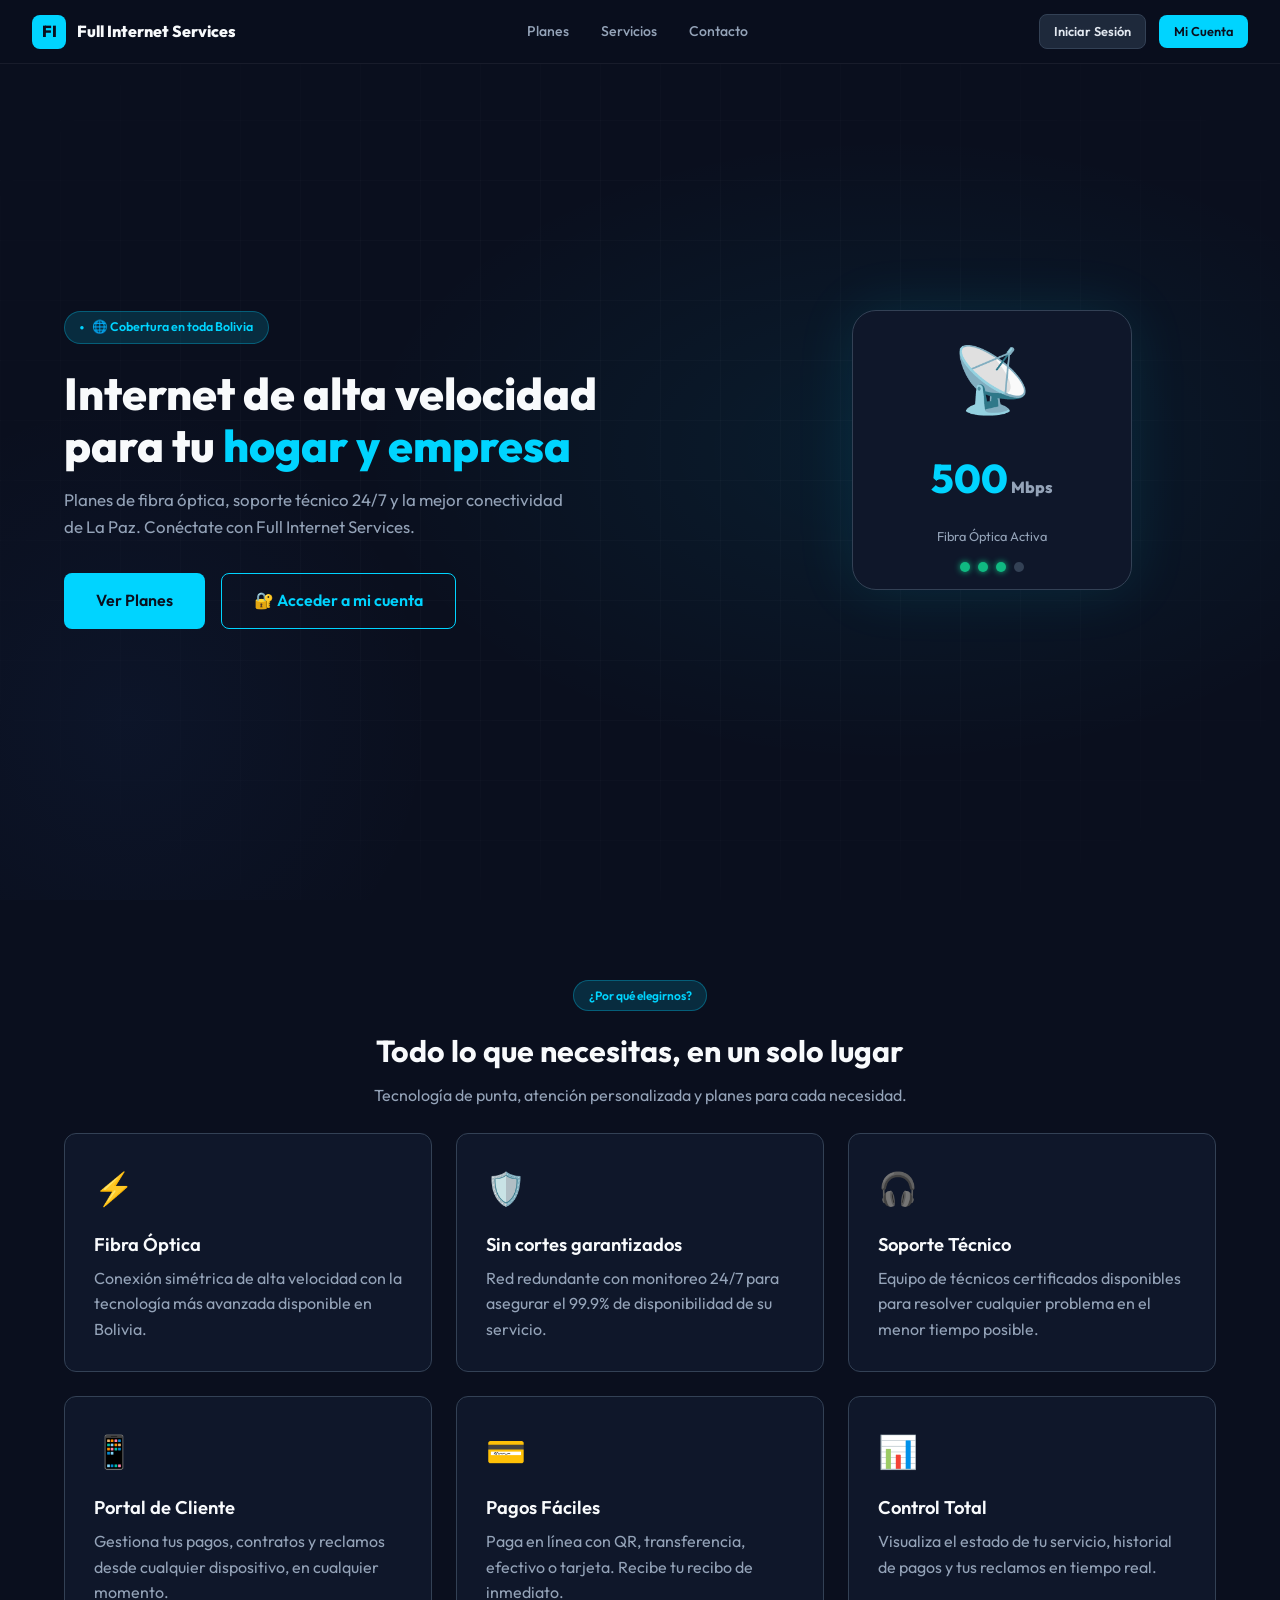
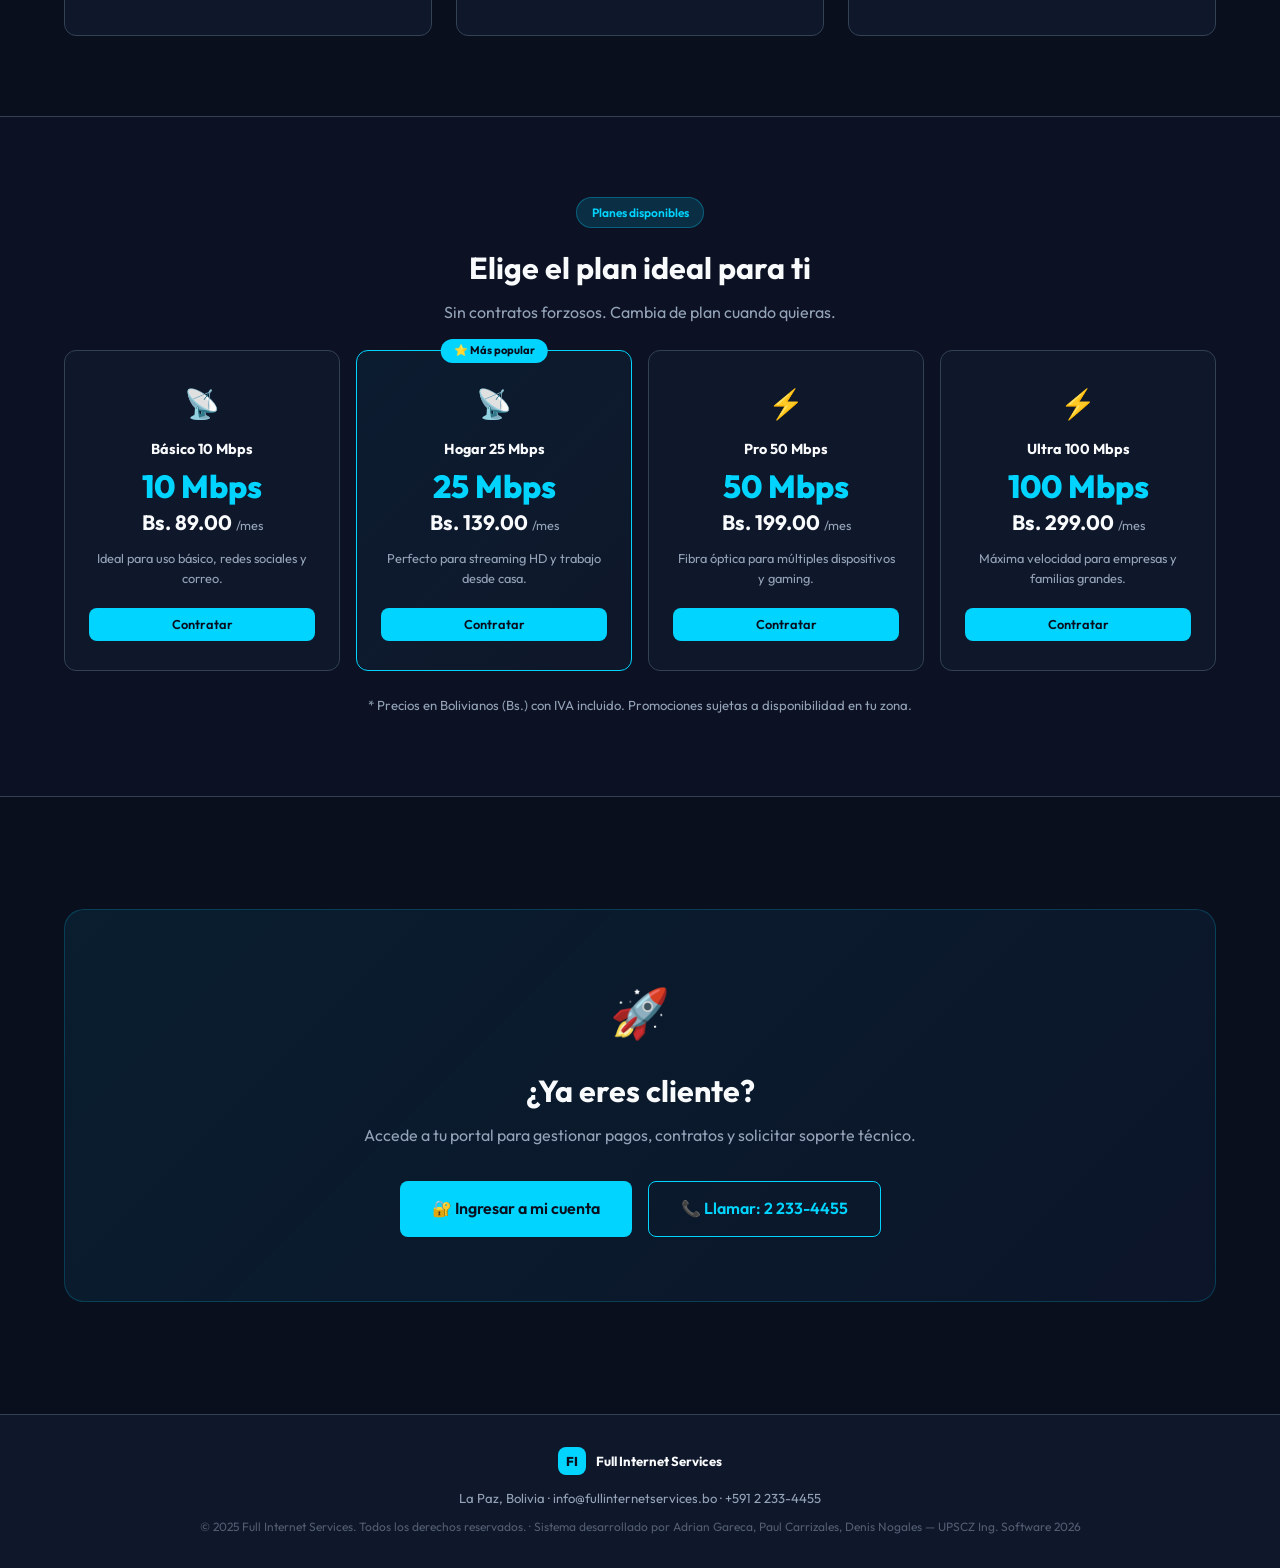
<file: src/FS.Web/fullinternetservices/index.html>
<!DOCTYPE html>
<html lang="es">
<head>
  <meta charset="UTF-8">
  <meta name="viewport" content="width=device-width, initial-scale=1.0">
  <title>Full Internet Services — Bolivia</title>
  <link rel="stylesheet" href="css/styles.css">
  <style>
    /* ─── LANDING-SPECIFIC STYLES ─── */
    body { overflow-x: hidden; }

    /* Navbar */
    .nav {
      position: fixed; top: 0; left: 0; right: 0; z-index: 100;
      background: rgba(10,15,30,0.85);
      backdrop-filter: blur(12px);
      border-bottom: 1px solid rgba(255,255,255,0.06);
      padding: 0 2rem;
      display: flex; align-items: center; justify-content: space-between;
      height: 64px;
    }
    .nav__logo { display: flex; align-items: center; gap: 0.7rem; }
    .nav__logo-icon { width: 34px; height: 34px; background: var(--cyan); border-radius: 8px; display:flex;align-items:center;justify-content:center; font-weight:800; color:var(--navy); font-size:1rem; }
    .nav__logo-text { font-weight: 800; font-size: 1rem; color: var(--white); }
    .nav__links { display: flex; gap: 2rem; align-items: center; }
    .nav__link { color: var(--text-muted); font-size: 0.88rem; font-weight: 500; transition: color var(--transition); }
    .nav__link:hover { color: var(--white); }
    .nav__actions { display: flex; gap: 0.8rem; align-items: center; }

    /* Hero */
    .hero {
      min-height: 100vh;
      display: flex; align-items: center;
      padding: 100px 0 60px;
      position: relative;
      overflow: hidden;
    }
    .hero__bg {
      position: absolute; inset: 0;
      background: radial-gradient(ellipse 60% 50% at 70% 50%, rgba(0,212,255,0.07) 0%, transparent 70%),
                  radial-gradient(ellipse 40% 60% at 10% 80%, rgba(59,130,246,0.05) 0%, transparent 60%);
    }
    .hero__grid {
      position: absolute; inset: 0;
      background-image: linear-gradient(rgba(255,255,255,0.02) 1px, transparent 1px),
                        linear-gradient(90deg, rgba(255,255,255,0.02) 1px, transparent 1px);
      background-size: 60px 60px;
      mask-image: radial-gradient(ellipse 70% 70% at 50% 50%, black 40%, transparent 100%);
    }
    .hero__content { position: relative; z-index: 1; max-width: 680px; }
    .hero__badge {
      display: inline-flex; align-items: center; gap: 0.5rem;
      background: var(--cyan-glow); border: 1px solid rgba(0,212,255,0.3);
      border-radius: 999px; padding: 0.35rem 0.9rem;
      font-size: 0.78rem; font-weight: 600; color: var(--cyan);
      margin-bottom: 1.5rem;
    }
    .hero__badge::before { content: '●'; font-size: 0.5rem; animation: pulse 2s infinite; }
    @keyframes pulse { 0%,100%{opacity:1} 50%{opacity:0.3} }
    .hero h1 { color: var(--white); margin-bottom: 1rem; }
    .hero h1 span { color: var(--cyan); }
    .hero__desc { font-size: 1.05rem; color: var(--text-muted); margin-bottom: 2rem; max-width: 520px; }
    .hero__actions { display: flex; gap: 1rem; flex-wrap: wrap; }
    .hero__visual {
      position: absolute; right: 0; top: 50%; transform: translateY(-50%);
      width: 45%; display: flex; align-items: center; justify-content: center;
    }
    .hero__modem {
      width: 280px; height: 280px;
      background: var(--navy-2);
      border: 1px solid var(--navy-4);
      border-radius: 24px;
      display: flex; flex-direction: column; align-items: center; justify-content: center;
      gap: 1rem;
      position: relative;
      box-shadow: 0 0 60px rgba(0,212,255,0.1);
    }
    .hero__modem-icon { font-size: 4rem; }
    .hero__modem-speed { font-size: 2.5rem; font-weight: 800; color: var(--cyan); }
    .hero__modem-label { font-size: 0.8rem; color: var(--text-muted); text-align: center; }
    .hero__modem-dots { display: flex; gap: 0.5rem; }
    .hero__modem-dot { width: 10px; height: 10px; border-radius: 50%; background: var(--navy-4); }
    .hero__modem-dot.on { background: var(--green); box-shadow: 0 0 6px var(--green); animation: blink 2s ease-in-out infinite; }
    .hero__modem-dot:nth-child(2).on { animation-delay: 0.3s; }
    .hero__modem-dot:nth-child(3).on { animation-delay: 0.6s; }
    @keyframes blink { 0%,100%{opacity:1} 50%{opacity:0.3} }

    /* Services Section */
    .section-landing { padding: 5rem 0; }
    .section-tag {
      display: inline-block;
      background: var(--cyan-glow); color: var(--cyan);
      border: 1px solid rgba(0,212,255,0.3);
      border-radius: 999px; padding: 0.3rem 0.9rem;
      font-size: 0.75rem; font-weight: 600; margin-bottom: 1rem;
    }
    .section-title-main { color: var(--white); margin-bottom: 0.5rem; }

    /* Feature cards */
    .feat-card {
      background: var(--navy-2);
      border: 1px solid var(--navy-4);
      border-radius: var(--radius);
      padding: 1.8rem;
      transition: all var(--transition);
    }
    .feat-card:hover { border-color: rgba(0,212,255,0.3); transform: translateY(-4px); }
    .feat-card__icon { font-size: 2rem; margin-bottom: 1rem; }
    .feat-card h3 { color: var(--white); margin-bottom: 0.4rem; }

    /* Plans pricing */
    .plans-grid { display: grid; grid-template-columns: repeat(4, 1fr); gap: 1rem; }
    .pricing-card {
      background: var(--navy-2);
      border: 1px solid var(--navy-4);
      border-radius: var(--radius);
      padding: 1.8rem 1.5rem;
      text-align: center;
      transition: all var(--transition);
      position: relative;
    }
    .pricing-card:hover { border-color: var(--cyan); }
    .pricing-card--featured {
      border-color: var(--cyan);
      background: linear-gradient(135deg, rgba(0,212,255,0.05), var(--navy-2));
    }
    .pricing-card__popular {
      position: absolute; top: -12px; left: 50%; transform: translateX(-50%);
      background: var(--cyan); color: var(--navy);
      font-size: 0.7rem; font-weight: 700; padding: 0.2rem 0.8rem;
      border-radius: 999px; white-space: nowrap;
    }
    .pricing-card__icon { font-size: 1.8rem; margin-bottom: 0.8rem; }
    .pricing-card__name { font-size: 0.9rem; font-weight: 700; color: var(--white); margin-bottom: 0.5rem; }
    .pricing-card__speed { font-size: 2rem; font-weight: 800; color: var(--cyan); line-height: 1; margin-bottom: 0.3rem; }
    .pricing-card__price { font-size: 1.3rem; font-weight: 700; color: var(--white); }
    .pricing-card__price span { font-size: 0.8rem; color: var(--text-muted); font-weight: 400; }
    .pricing-card__desc { font-size: 0.8rem; color: var(--text-muted); margin: 0.5rem 0 1.2rem; }

    /* CTA */
    .cta-section {
      background: linear-gradient(135deg, rgba(0,212,255,0.08), rgba(59,130,246,0.05));
      border: 1px solid rgba(0,212,255,0.2);
      border-radius: 20px;
      padding: 4rem 3rem;
      text-align: center;
      margin: 2rem 0;
    }

    /* Footer */
    footer {
      background: var(--navy-2);
      border-top: 1px solid var(--navy-4);
      padding: 2rem;
      text-align: center;
      color: var(--text-muted);
      font-size: 0.82rem;
    }

    @media (max-width: 1000px) {
      .hero__visual { display: none; }
      .plans-grid { grid-template-columns: repeat(2, 1fr); }
      .nav__links { display: none; }
    }
    @media (max-width: 600px) {
      .plans-grid { grid-template-columns: 1fr; }
      .hero { padding-top: 80px; }
      .cta-section { padding: 2rem 1rem; }
    }
  </style>
</head>
<body>

<!-- NAVBAR -->
<nav class="nav">
  <div class="nav__logo">
    <div class="nav__logo-icon">FI</div>
    <span class="nav__logo-text">Full Internet Services</span>
  </div>
  <div class="nav__links">
    <a href="#planes" class="nav__link">Planes</a>
    <a href="#servicios" class="nav__link">Servicios</a>
    <a href="#contacto" class="nav__link">Contacto</a>
  </div>
  <div class="nav__actions">
    <a href="login.html" class="btn btn--ghost btn--sm">Iniciar Sesión</a>
    <a href="login.html" class="btn btn--primary btn--sm">Mi Cuenta</a>
  </div>
</nav>

<!-- HERO -->
<section class="hero">
  <div class="hero__bg"></div>
  <div class="hero__grid"></div>
  <div class="container" style="width:100%">
    <div class="hero__content fade-in">
      <div class="hero__badge">🌐 Cobertura en toda Bolivia</div>
      <h1>Internet de alta velocidad<br>para tu <span>hogar y empresa</span></h1>
      <p class="hero__desc">Planes de fibra óptica, soporte técnico 24/7 y la mejor conectividad de La Paz. Conéctate con Full Internet Services.</p>
      <div class="hero__actions">
        <a href="#planes" class="btn btn--primary btn--lg">Ver Planes</a>
        <a href="login.html" class="btn btn--secondary btn--lg">🔐 Acceder a mi cuenta</a>
      </div>
    </div>
    <div class="hero__visual">
      <div class="hero__modem">
        <div class="hero__modem-icon">📡</div>
        <div class="hero__modem-speed">500<span style="font-size:1rem;color:var(--text-muted)"> Mbps</span></div>
        <div class="hero__modem-label">Fibra Óptica Activa</div>
        <div class="hero__modem-dots">
          <div class="hero__modem-dot on"></div>
          <div class="hero__modem-dot on"></div>
          <div class="hero__modem-dot on"></div>
          <div class="hero__modem-dot"></div>
        </div>
      </div>
    </div>
  </div>
</section>

<!-- FEATURES -->
<section class="section-landing" id="servicios">
  <div class="container">
    <div class="text-center mb-3">
      <div class="section-tag">¿Por qué elegirnos?</div>
      <h2 class="section-title-main">Todo lo que necesitas, en un solo lugar</h2>
      <p>Tecnología de punta, atención personalizada y planes para cada necesidad.</p>
    </div>
    <div class="grid-3">
      <div class="feat-card">
        <div class="feat-card__icon">⚡</div>
        <h3>Fibra Óptica</h3>
        <p>Conexión simétrica de alta velocidad con la tecnología más avanzada disponible en Bolivia.</p>
      </div>
      <div class="feat-card">
        <div class="feat-card__icon">🛡️</div>
        <h3>Sin cortes garantizados</h3>
        <p>Red redundante con monitoreo 24/7 para asegurar el 99.9% de disponibilidad de su servicio.</p>
      </div>
      <div class="feat-card">
        <div class="feat-card__icon">🎧</div>
        <h3>Soporte Técnico</h3>
        <p>Equipo de técnicos certificados disponibles para resolver cualquier problema en el menor tiempo posible.</p>
      </div>
      <div class="feat-card">
        <div class="feat-card__icon">📱</div>
        <h3>Portal de Cliente</h3>
        <p>Gestiona tus pagos, contratos y reclamos desde cualquier dispositivo, en cualquier momento.</p>
      </div>
      <div class="feat-card">
        <div class="feat-card__icon">💳</div>
        <h3>Pagos Fáciles</h3>
        <p>Paga en línea con QR, transferencia, efectivo o tarjeta. Recibe tu recibo de inmediato.</p>
      </div>
      <div class="feat-card">
        <div class="feat-card__icon">📊</div>
        <h3>Control Total</h3>
        <p>Visualiza el estado de tu servicio, historial de pagos y tus reclamos en tiempo real.</p>
      </div>
    </div>
  </div>
</section>

<!-- PLANS -->
<section class="section-landing" id="planes" style="background: rgba(15,23,42,0.5); border-top:1px solid var(--navy-4); border-bottom:1px solid var(--navy-4)">
  <div class="container">
    <div class="text-center mb-3">
      <div class="section-tag">Planes disponibles</div>
      <h2 class="section-title-main">Elige el plan ideal para ti</h2>
      <p>Sin contratos forzosos. Cambia de plan cuando quieras.</p>
    </div>
    <div class="plans-grid" id="landingPlans">
      <div class="loading-state"><div class="spinner"></div></div>
    </div>
    <p class="text-center mt-3" style="font-size:0.82rem;">* Precios en Bolivianos (Bs.) con IVA incluido. Promociones sujetas a disponibilidad en tu zona.</p>
  </div>
</section>

<!-- CTA -->
<section class="section-landing" id="contacto">
  <div class="container">
    <div class="cta-section">
      <div style="font-size:3rem;margin-bottom:1rem">🚀</div>
      <h2 style="color:var(--white);margin-bottom:0.5rem">¿Ya eres cliente?</h2>
      <p style="margin-bottom:2rem;font-size:1rem">Accede a tu portal para gestionar pagos, contratos y solicitar soporte técnico.</p>
      <div style="display:flex;gap:1rem;justify-content:center;flex-wrap:wrap">
        <a href="login.html" class="btn btn--primary btn--lg">🔐 Ingresar a mi cuenta</a>
        <a href="tel:+59122334455" class="btn btn--secondary btn--lg">📞 Llamar: 2 233-4455</a>
      </div>
    </div>
  </div>
</section>

<!-- FOOTER -->
<footer>
  <div class="container">
    <div style="display:flex;align-items:center;justify-content:center;gap:0.6rem;margin-bottom:0.8rem">
      <div class="nav__logo-icon" style="width:28px;height:28px;font-size:0.8rem">FI</div>
      <strong style="color:var(--white)">Full Internet Services</strong>
    </div>
    <p>La Paz, Bolivia · info@fullinternetservices.bo · +591 2 233-4455</p>
    <p style="margin-top:0.5rem;font-size:0.75rem;opacity:0.5">© 2025 Full Internet Services. Todos los derechos reservados. · Sistema desarrollado por Adrian Gareca, Paul Carrizales, Denis Nogales — UPSCZ Ing. Software 2026</p>
  </div>
</footer>

<script src="js/data.js"></script>
<script>
  // Load plans into the landing page
  API.getAllPlanes().then(planes => {
    const main = planes.filter(p => p.tipo === 'Internet' || p.tipo === 'Fibra').slice(0, 4);
    document.getElementById('landingPlans').innerHTML = main.map((p, i) => `
      <div class="pricing-card ${i === 1 ? 'pricing-card--featured' : ''}">
        ${i === 1 ? '<div class="pricing-card__popular">⭐ Más popular</div>' : ''}
        <div class="pricing-card__icon">${iconoTipo(p.tipo)}</div>
        <div class="pricing-card__name">${p.nombre}</div>
        <div class="pricing-card__speed">${p.velocidad}</div>
        <div class="pricing-card__price">Bs. ${p.precio.toFixed(2)} <span>/mes</span></div>
        <p class="pricing-card__desc">${p.descripcion}</p>
        <a href="login.html" class="btn btn--primary btn--full btn--sm">Contratar</a>
      </div>
    `).join('');
  });

  // Smooth scroll
  document.querySelectorAll('a[href^="#"]').forEach(a => {
    a.addEventListener('click', e => {
      e.preventDefault();
      document.querySelector(a.getAttribute('href'))?.scrollIntoView({ behavior: 'smooth' });
    });
  });
</script>
</body>
</html>
</file>
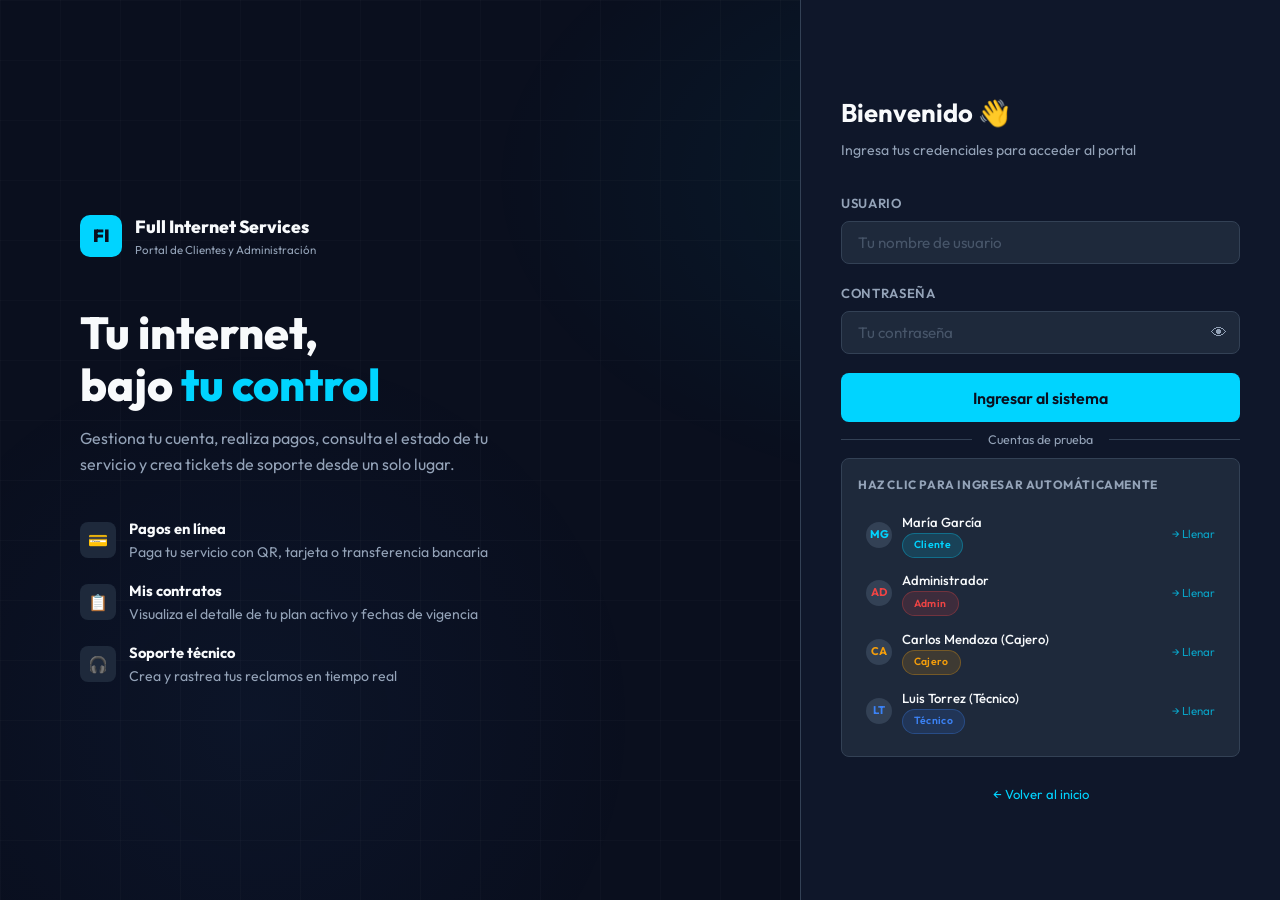
<file: src/FS.Web/fullinternetservices/login.html>
<!DOCTYPE html>
<html lang="es">
<head>
  <meta charset="UTF-8">
  <meta name="viewport" content="width=device-width, initial-scale=1.0">
  <title>Iniciar Sesión — Full Internet Services</title>
  <link rel="stylesheet" href="css/styles.css">
  <style>
    body {
      min-height: 100vh;
      display: flex;
      align-items: center;
      justify-content: center;
      background: var(--navy);
      overflow: hidden;
    }
    .login-bg {
      position: fixed; inset: 0;
      background: radial-gradient(ellipse 70% 60% at 80% 20%, rgba(0,212,255,0.07) 0%, transparent 60%),
                  radial-gradient(ellipse 50% 70% at 20% 80%, rgba(59,130,246,0.05) 0%, transparent 60%);
    }
    .login-grid {
      position: fixed; inset: 0;
      background-image: linear-gradient(rgba(255,255,255,0.02) 1px, transparent 1px),
                        linear-gradient(90deg, rgba(255,255,255,0.02) 1px, transparent 1px);
      background-size: 60px 60px;
    }
    .login-wrap {
      position: relative; z-index: 1;
      display: grid;
      grid-template-columns: 1fr 480px;
      min-height: 100vh;
      width: 100%;
    }
    .login-left {
      display: flex; flex-direction: column; justify-content: center;
      padding: 4rem 3rem 4rem 5rem;
    }
    .login-left__logo { display: flex; align-items: center; gap: 0.8rem; margin-bottom: 3rem; }
    .login-left__logo-icon { width: 42px; height: 42px; background: var(--cyan); border-radius: 10px; display:flex;align-items:center;justify-content:center; font-weight:900; color:var(--navy); font-size:1.1rem; }
    .login-left__logo-text { font-weight: 800; font-size: 1.1rem; color: var(--white); }
    .login-left__logo-sub { font-size: 0.72rem; color: var(--text-muted); }
    .login-left h1 { color: var(--white); margin-bottom: 1rem; }
    .login-left h1 span { color: var(--cyan); }
    .login-left__features { display: flex; flex-direction: column; gap: 1rem; margin-top: 2.5rem; }
    .login-left__feat { display: flex; align-items: center; gap: 0.8rem; }
    .login-left__feat-icon {
      width: 36px; height: 36px;
      background: var(--navy-3); border-radius: 8px;
      display: flex; align-items: center; justify-content: center;
      font-size: 1rem; flex-shrink: 0;
    }
    .login-left__feat-text { font-size: 0.88rem; color: var(--text-muted); }
    .login-left__feat-text strong { color: var(--white); display: block; font-size: 0.92rem; }

    .login-right {
      background: var(--navy-2);
      border-left: 1px solid var(--navy-4);
      display: flex; flex-direction: column; justify-content: center;
      padding: 3rem 2.5rem;
    }
    .login-form-header { margin-bottom: 2rem; }
    .login-form-header h2 { color: var(--white); font-size: 1.6rem; }
    .login-form-header p { color: var(--text-muted); font-size: 0.88rem; margin-top: 0.3rem; }

    .login-form { display: flex; flex-direction: column; gap: 1.2rem; }
    .login-divider { display: flex; align-items: center; gap: 1rem; margin: 0.5rem 0; }
    .login-divider span { font-size: 0.78rem; color: var(--text-muted); white-space: nowrap; }
    .login-divider::before, .login-divider::after { content:''; flex:1; height:1px; background:var(--navy-4); }

    .demo-users {
      background: var(--navy-3);
      border: 1px solid var(--navy-4);
      border-radius: var(--radius-sm);
      padding: 1rem;
    }
    .demo-users__title { font-size: 0.75rem; font-weight: 700; color: var(--text-muted); text-transform: uppercase; letter-spacing: 0.05em; margin-bottom: 0.7rem; }
    .demo-user { display: flex; align-items: center; justify-content: space-between; padding: 0.4rem 0; cursor: pointer; border-radius: 4px; padding: 0.4rem 0.5rem; transition: background var(--transition); }
    .demo-user:hover { background: rgba(255,255,255,0.05); }
    .demo-user__info { display: flex; align-items: center; gap: 0.6rem; }
    .demo-user__avatar { width: 26px; height: 26px; border-radius: 50%; background: var(--navy-4); display:flex;align-items:center;justify-content:center; font-size:0.7rem; font-weight:700; color:var(--cyan); }
    .demo-user__name  { font-size: 0.82rem; color: var(--white); font-weight: 500; }
    .demo-user__role  { font-size: 0.7rem; color: var(--text-muted); }
    .demo-user__fill  { font-size: 0.72rem; color: var(--cyan); opacity: 0.7; }

    .login-footer { text-align: center; margin-top: 1.5rem; }
    .login-footer a { font-size: 0.82rem; color: var(--cyan); }

    .input-password-wrap { position: relative; }
    .input-password-wrap input { padding-right: 2.8rem; }
    .toggle-pw {
      position: absolute; right: 0.8rem; top: 50%; transform: translateY(-50%);
      background: none; color: var(--text-muted); font-size: 1rem;
      transition: color var(--transition); cursor: pointer;
    }
    .toggle-pw:hover { color: var(--white); }

    @media (max-width: 900px) {
      .login-wrap { grid-template-columns: 1fr; }
      .login-left { display: none; }
      .login-right { padding: 2rem 1.5rem; }
    }
  </style>
</head>
<body>
<div class="login-bg"></div>
<div class="login-grid"></div>

<div class="login-wrap">
  <!-- LEFT PANEL -->
  <div class="login-left">
    <div class="login-left__logo">
      <div class="login-left__logo-icon">FI</div>
      <div>
        <div class="login-left__logo-text">Full Internet Services</div>
        <div class="login-left__logo-sub">Portal de Clientes y Administración</div>
      </div>
    </div>
    <h1>Tu internet,<br>bajo <span>tu control</span></h1>
    <p style="color:var(--text-muted);max-width:420px">Gestiona tu cuenta, realiza pagos, consulta el estado de tu servicio y crea tickets de soporte desde un solo lugar.</p>
    <div class="login-left__features">
      <div class="login-left__feat">
        <div class="login-left__feat-icon">💳</div>
        <div class="login-left__feat-text"><strong>Pagos en línea</strong>Paga tu servicio con QR, tarjeta o transferencia bancaria</div>
      </div>
      <div class="login-left__feat">
        <div class="login-left__feat-icon">📋</div>
        <div class="login-left__feat-text"><strong>Mis contratos</strong>Visualiza el detalle de tu plan activo y fechas de vigencia</div>
      </div>
      <div class="login-left__feat">
        <div class="login-left__feat-icon">🎧</div>
        <div class="login-left__feat-text"><strong>Soporte técnico</strong>Crea y rastrea tus reclamos en tiempo real</div>
      </div>
    </div>
  </div>

  <!-- RIGHT PANEL - LOGIN FORM -->
  <div class="login-right">
    <div class="login-form-header">
      <h2>Bienvenido 👋</h2>
      <p>Ingresa tus credenciales para acceder al portal</p>
    </div>

    <form class="login-form" id="loginForm" onsubmit="handleLogin(event)">
      <div id="loginError" class="alert alert--error" style="display:none">
        <span>⚠️</span>
        <span id="loginErrorMsg">Error</span>
      </div>

      <div class="form-group">
        <label class="form-label">Usuario</label>
        <input type="text" class="form-input" id="username" placeholder="Tu nombre de usuario" autocomplete="username" required>
      </div>

      <div class="form-group">
        <label class="form-label">Contraseña</label>
        <div class="input-password-wrap">
          <input type="password" class="form-input" id="password" placeholder="Tu contraseña" autocomplete="current-password" required>
          <button type="button" class="toggle-pw" id="togglePw" onclick="togglePassword()">👁</button>
        </div>
      </div>

      <button type="submit" class="btn btn--primary btn--full btn--lg" id="loginBtn">
        Ingresar al sistema
      </button>
    </form>

    <div class="login-divider"><span>Cuentas de prueba</span></div>

    <div class="demo-users">
      <div class="demo-users__title">Haz clic para ingresar automáticamente</div>
      <div class="demo-user" onclick="fillLogin('cliente1','Cliente123*')">
        <div class="demo-user__info">
          <div class="demo-user__avatar">MG</div>
          <div>
            <div class="demo-user__name">María García</div>
            <div class="demo-user__role"><span class="badge badge--cyan" style="font-size:0.65rem">Cliente</span></div>
          </div>
        </div>
        <span class="demo-user__fill">→ Llenar</span>
      </div>
      <div class="demo-user" onclick="fillLogin('admin','Admin123*')">
        <div class="demo-user__info">
          <div class="demo-user__avatar" style="color:var(--red)">AD</div>
          <div>
            <div class="demo-user__name">Administrador</div>
            <div class="demo-user__role"><span class="badge badge--red" style="font-size:0.65rem">Admin</span></div>
          </div>
        </div>
        <span class="demo-user__fill">→ Llenar</span>
      </div>
      <div class="demo-user" onclick="fillLogin('cajero1','Cajero123*')">
        <div class="demo-user__info">
          <div class="demo-user__avatar" style="color:var(--yellow)">CA</div>
          <div>
            <div class="demo-user__name">Carlos Mendoza (Cajero)</div>
            <div class="demo-user__role"><span class="badge badge--yellow" style="font-size:0.65rem">Cajero</span></div>
          </div>
        </div>
        <span class="demo-user__fill">→ Llenar</span>
      </div>
      <div class="demo-user" onclick="fillLogin('tecnico1','Tecnico123*')">
        <div class="demo-user__info">
          <div class="demo-user__avatar" style="color:var(--blue)">LT</div>
          <div>
            <div class="demo-user__name">Luis Torrez (Técnico)</div>
            <div class="demo-user__role"><span class="badge badge--blue" style="font-size:0.65rem">Técnico</span></div>
          </div>
        </div>
        <span class="demo-user__fill">→ Llenar</span>
      </div>
    </div>

    <div class="login-footer">
      <a href="index.html">← Volver al inicio</a>
    </div>
  </div>
</div>

<script src="js/data.js"></script>
<script>
  // Redirect if already logged in
  if (Auth.isLoggedIn()) {
    const user = Auth.currentUser();
    redirectByRole(user.rol);
  }

  function redirectByRole(rol) {
    const map = {
      'Cliente':        'pages/dashboard-cliente.html',
      'Administrador':  'pages/dashboard-admin.html',
      'Cajero':         'pages/dashboard-admin.html',
      'Tecnico':        'pages/dashboard-tecnico.html',
    };
    window.location.href = map[rol] || 'pages/dashboard-cliente.html';
  }

  async function handleLogin(e) {
    e.preventDefault();
    const btn = document.getElementById('loginBtn');
    const errDiv = document.getElementById('loginError');
    const errMsg = document.getElementById('loginErrorMsg');
    errDiv.style.display = 'none';
    setLoading(btn, true);
    try {
      const user = await API.login(
        document.getElementById('username').value.trim(),
        document.getElementById('password').value
      );
      showToast(`¡Bienvenido, ${user.nombre.split(' ')[0]}!`);
      setTimeout(() => redirectByRole(user.rol), 500);
    } catch(err) {
      errMsg.textContent = err.message;
      errDiv.style.display = 'flex';
      setLoading(btn, false);
    }
  }

  function fillLogin(user, pass) {
    document.getElementById('username').value = user;
    document.getElementById('password').value = pass;
    document.getElementById('username').focus();
    showToast('Credenciales llenadas. Haz clic en Ingresar.', 'info');
  }

  function togglePassword() {
    const inp = document.getElementById('password');
    inp.type = inp.type === 'password' ? 'text' : 'password';
  }
</script>
</body>
</html>
</file>
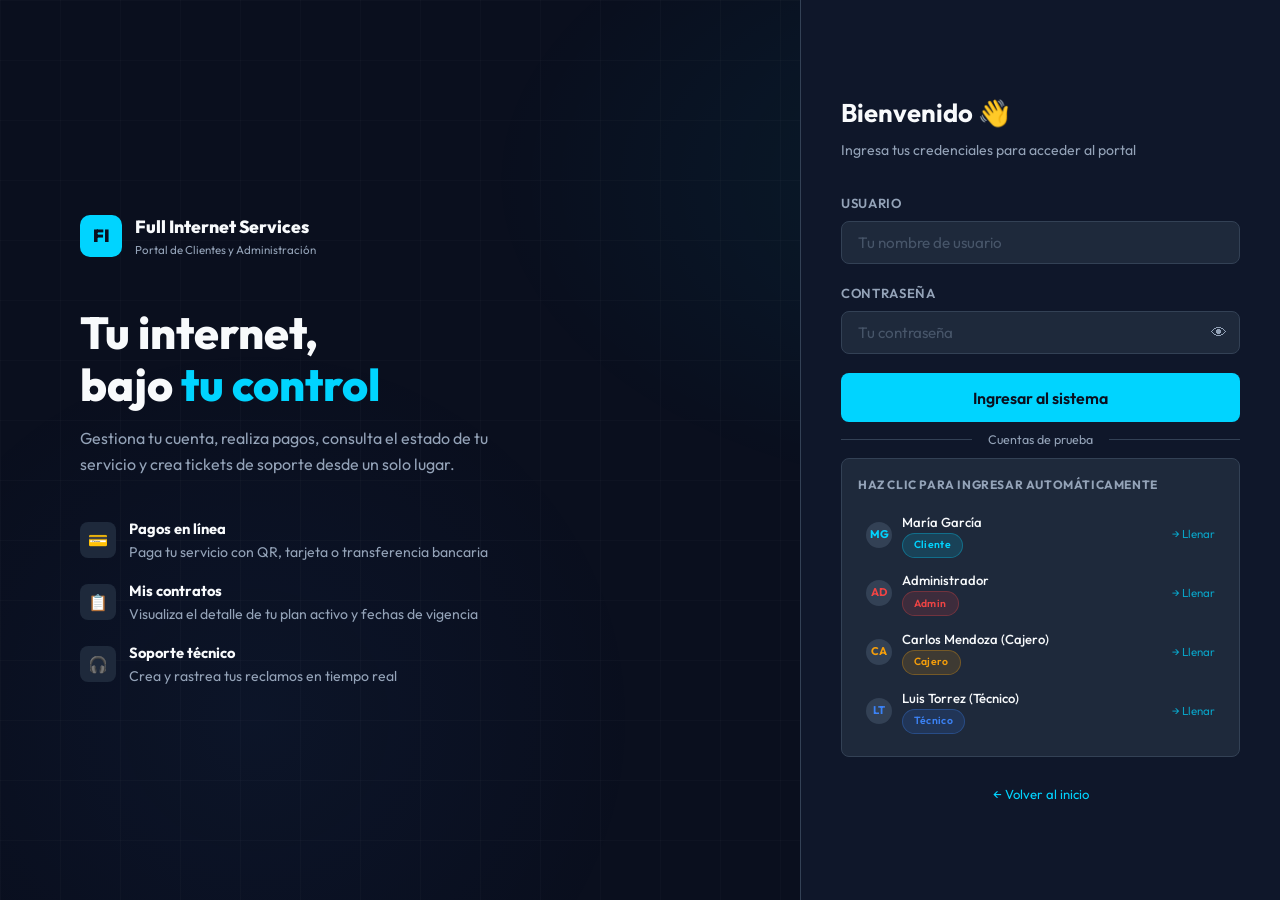
<file: src/FS.Web/fullinternetservices/pages/admin-clientes.html>
<!DOCTYPE html>
<html lang="es">
<head>
  <meta charset="UTF-8">
  <meta name="viewport" content="width=device-width, initial-scale=1.0">
  <title>Clientes — Full Internet Services</title>
  <link rel="stylesheet" href="../css/styles.css">
</head>
<body>
<div class="app-layout">
  <aside class="sidebar" id="sidebar"></aside>
  <div class="main-content">
    <header class="topbar">
      <button class="topbar__hamburger btn" id="hamburger">☰</button>
      <div class="topbar__title">👥 Gestión de Clientes</div>
      <button class="btn btn--primary btn--sm" onclick="openModal()">+ Nuevo Cliente</button>
    </header>
    <main class="page" id="pageContent">
      <div class="loading-state"><div class="spinner"></div></div>
    </main>
  </div>
</div>

<!-- CLIENT MODAL -->
<div class="modal-overlay" id="clientModal">
  <div class="modal" style="max-width:580px">
    <div class="modal__header">
      <div class="modal__title" id="modalTitle">Nuevo Cliente</div>
      <button class="modal__close" onclick="closeModal()">✕</button>
    </div>
    <form id="clientForm" onsubmit="submitCliente(event)" style="display:flex;flex-direction:column;gap:1rem">
      <input type="hidden" id="clientId">
      <div class="form-grid">
        <div class="form-group">
          <label class="form-label">Nombre Completo *</label>
          <input type="text" class="form-input" id="fNombre" placeholder="Ej: María García" required>
        </div>
        <div class="form-group">
          <label class="form-label">Tipo de Cliente</label>
          <select class="form-select" id="fTipo" onchange="toggleCampoCI()">
            <option value="Natural">Persona Natural</option>
            <option value="Juridico">Persona Jurídica</option>
          </select>
        </div>
      </div>
      <div class="form-grid">
        <div class="form-group" id="ciGroup">
          <label class="form-label" id="ciLabel">CI / NIT *</label>
          <input type="text" class="form-input" id="fCI" placeholder="Número de identificación" required>
        </div>
        <div class="form-group">
          <label class="form-label">Teléfono *</label>
          <input type="tel" class="form-input" id="fTelefono" placeholder="Ej: 78901234" required maxlength="8">
        </div>
      </div>
      <div class="form-group">
        <label class="form-label">Email *</label>
        <input type="email" class="form-input" id="fEmail" placeholder="correo@ejemplo.com" required>
      </div>
      <div class="form-group">
        <label class="form-label">Dirección *</label>
        <input type="text" class="form-input" id="fDireccion" placeholder="Ej: Av. Camacho 123, La Paz" required>
      </div>
      <div class="flex gap-2">
        <button type="button" class="btn btn--ghost btn--full" onclick="closeModal()">Cancelar</button>
        <button type="submit" class="btn btn--primary btn--full" id="submitClientBtn">Guardar Cliente</button>
      </div>
    </form>
  </div>
</div>

<!-- DETAIL MODAL -->
<div class="modal-overlay" id="detailModal">
  <div class="modal" style="max-width:600px">
    <div class="modal__header">
      <div class="modal__title" id="detailTitle">Detalle del Cliente</div>
      <button class="modal__close" onclick="document.getElementById('detailModal').classList.remove('open')">✕</button>
    </div>
    <div id="detailContent"></div>
  </div>
</div>

<script src="../js/data.js"></script>
<script src="../js/sidebar.js"></script>
<script>
Auth.requireRole('Administrador','Cajero');
renderSidebar('clientes');

let editId = null;

async function loadClientes() {
  const clientes = await API.getAllClientes();

  document.getElementById('pageContent').innerHTML = `
    <div class="fade-in">
      <div class="page-header flex items-center justify-between">
        <div><h2>Clientes</h2><p>${clientes.length} clientes registrados en el sistema</p></div>
        <button class="btn btn--primary" onclick="openModal()">+ Nuevo Cliente</button>
      </div>

      <!-- Search -->
      <div class="flex gap-2 mb-2" style="flex-wrap:wrap">
        <div class="search-bar" style="flex:1;min-width:200px">
          <span class="search-bar__icon">🔍</span>
          <input class="form-input" id="searchInput" placeholder="Buscar por nombre, CI o email..." oninput="filterTable()" style="width:100%">
        </div>
        <select class="form-select" id="tipoFilter" onchange="filterTable()" style="width:160px">
          <option value="">Todos los tipos</option>
          <option value="Natural">Natural</option>
          <option value="Juridico">Jurídico</option>
        </select>
      </div>

      <div class="table-wrap">
        <table class="table" id="clientesTable">
          <thead><tr>
            <th>#</th><th>Nombre</th><th>Tipo</th><th>CI / NIT</th>
            <th>Teléfono</th><th>Email</th><th>Estado</th><th>Acciones</th>
          </tr></thead>
          <tbody id="clientesTbody">
            ${clientes.map(c => `
            <tr data-nombre="${c.nombre.toLowerCase()}" data-ci="${(c.ci||c.nit||'').toLowerCase()}" data-email="${c.email.toLowerCase()}" data-tipo="${c.tipo}">
              <td class="mono" style="color:var(--text-muted);font-size:0.78rem">${c.id}</td>
              <td><strong style="color:var(--white)">${c.nombre}</strong></td>
              <td><span class="badge ${c.tipo==='Natural'?'badge--blue':'badge--cyan'}">${c.tipo}</span></td>
              <td class="mono" style="font-size:0.85rem">${c.ci || c.nit || '—'}</td>
              <td>${c.telefono}</td>
              <td style="font-size:0.85rem;color:var(--text-muted)">${c.email}</td>
              <td>${estadoBadge(c.activo ? 'Activo' : 'Suspendido')}</td>
              <td>
                <div class="actions">
                  <button class="btn btn--ghost btn--sm" onclick="openDetail(${c.id})">👁</button>
                  <button class="btn btn--secondary btn--sm" onclick="openEdit(${c.id})">✏️</button>
                </div>
              </td>
            </tr>`).join('')}
          </tbody>
        </table>
      </div>
    </div>
  `;
  window._clientes = clientes;
}

function filterTable() {
  const q   = document.getElementById('searchInput').value.toLowerCase();
  const tipo = document.getElementById('tipoFilter').value;
  document.querySelectorAll('#clientesTbody tr').forEach(tr => {
    const matchQ   = !q    || tr.dataset.nombre.includes(q) || tr.dataset.ci.includes(q) || tr.dataset.email.includes(q);
    const matchTipo= !tipo || tr.dataset.tipo === tipo;
    tr.style.display = (matchQ && matchTipo) ? '' : 'none';
  });
}

function openModal(id = null) {
  editId = id;
  document.getElementById('modalTitle').textContent = id ? 'Editar Cliente' : 'Nuevo Cliente';
  document.getElementById('clientForm').reset();
  document.getElementById('clientId').value = '';
  if (id) {
    const c = window._clientes.find(x => x.id === id);
    if (c) {
      document.getElementById('clientId').value = c.id;
      document.getElementById('fNombre').value   = c.nombre;
      document.getElementById('fTipo').value     = c.tipo;
      document.getElementById('fCI').value       = c.ci || c.nit || '';
      document.getElementById('fTelefono').value = c.telefono;
      document.getElementById('fEmail').value    = c.email;
      document.getElementById('fDireccion').value= c.direccion;
    }
  }
  toggleCampoCI();
  document.getElementById('clientModal').classList.add('open');
}
function openEdit(id) { openModal(id); }
function closeModal() { document.getElementById('clientModal').classList.remove('open'); }

function toggleCampoCI() {
  const tipo = document.getElementById('fTipo').value;
  document.getElementById('ciLabel').textContent = tipo === 'Juridico' ? 'NIT *' : 'CI *';
  document.getElementById('fCI').placeholder = tipo === 'Juridico' ? 'NIT de la empresa' : 'Cédula de identidad';
}

async function submitCliente(e) {
  e.preventDefault();
  const btn = document.getElementById('submitClientBtn');
  const tipo = document.getElementById('fTipo').value;
  const data = {
    nombre:    document.getElementById('fNombre').value.trim(),
    tipo,
    [tipo==='Juridico'?'nit':'ci']: document.getElementById('fCI').value.trim(),
    telefono:  document.getElementById('fTelefono').value.trim(),
    email:     document.getElementById('fEmail').value.trim(),
    direccion: document.getElementById('fDireccion').value.trim(),
  };
  if (data.telefono.length < 7) { showToast('Teléfono inválido', 'error'); return; }
  setLoading(btn, true);
  try {
    if (editId) {
      await API.updateCliente(editId, data);
      showToast('Cliente actualizado correctamente');
    } else {
      await API.createCliente(data);
      showToast('Cliente registrado exitosamente');
    }
    closeModal();
    loadClientes();
  } catch(err) { showToast(err.message, 'error'); setLoading(btn, false); }
}

async function openDetail(id) {
  const c = window._clientes.find(x => x.id === id);
  const contratos = await API.getContratosByCliente(id);
  const pagos     = await API.getPagosByCliente(id);
  const enMora    = pagos.some(p => p.estado === 'Mora');

  document.getElementById('detailTitle').textContent = `👤 ${c.nombre}`;
  document.getElementById('detailContent').innerHTML = `
    <div style="display:flex;flex-direction:column;gap:1rem">
      ${enMora ? `<div class="alert alert--error"><span>⚠️</span> Este cliente tiene pagos en mora</div>` : ''}
      <div style="display:grid;grid-template-columns:1fr 1fr;gap:0.8rem;font-size:0.88rem">
        <div><span style="color:var(--text-muted)">Tipo:</span><br><strong>${c.tipo}</strong></div>
        <div><span style="color:var(--text-muted)">CI/NIT:</span><br><strong class="mono">${c.ci||c.nit||'—'}</strong></div>
        <div><span style="color:var(--text-muted)">Teléfono:</span><br><strong>${c.telefono}</strong></div>
        <div><span style="color:var(--text-muted)">Email:</span><br><strong>${c.email}</strong></div>
        <div style="grid-column:span 2"><span style="color:var(--text-muted)">Dirección:</span><br><strong>${c.direccion}</strong></div>
      </div>
      <div>
        <div class="section-title mb-1">Contratos</div>
        ${contratos.map(ct=>`
        <div style="background:var(--navy-3);border-radius:var(--radius-sm);padding:0.8rem;margin-bottom:0.5rem;font-size:0.85rem">
          <div style="display:flex;justify-content:space-between;align-items:center">
            <span style="color:var(--white);font-weight:600">${ct.plan?.nombre}</span>
            ${estadoBadge(ct.estado)}
          </div>
          <span class="mono" style="font-size:0.75rem;color:var(--text-muted)">${ct.nroContrato}</span>
        </div>`).join('') || '<p style="font-size:0.85rem">Sin contratos</p>'}
      </div>
      <div style="display:flex;gap:0.8rem">
        <button class="btn btn--secondary btn--sm" onclick="openEdit(${id});document.getElementById('detailModal').classList.remove('open')">✏️ Editar</button>
      </div>
    </div>
  `;
  document.getElementById('detailModal').classList.add('open');
}

loadClientes();
</script>
</body>
</html>
</file>
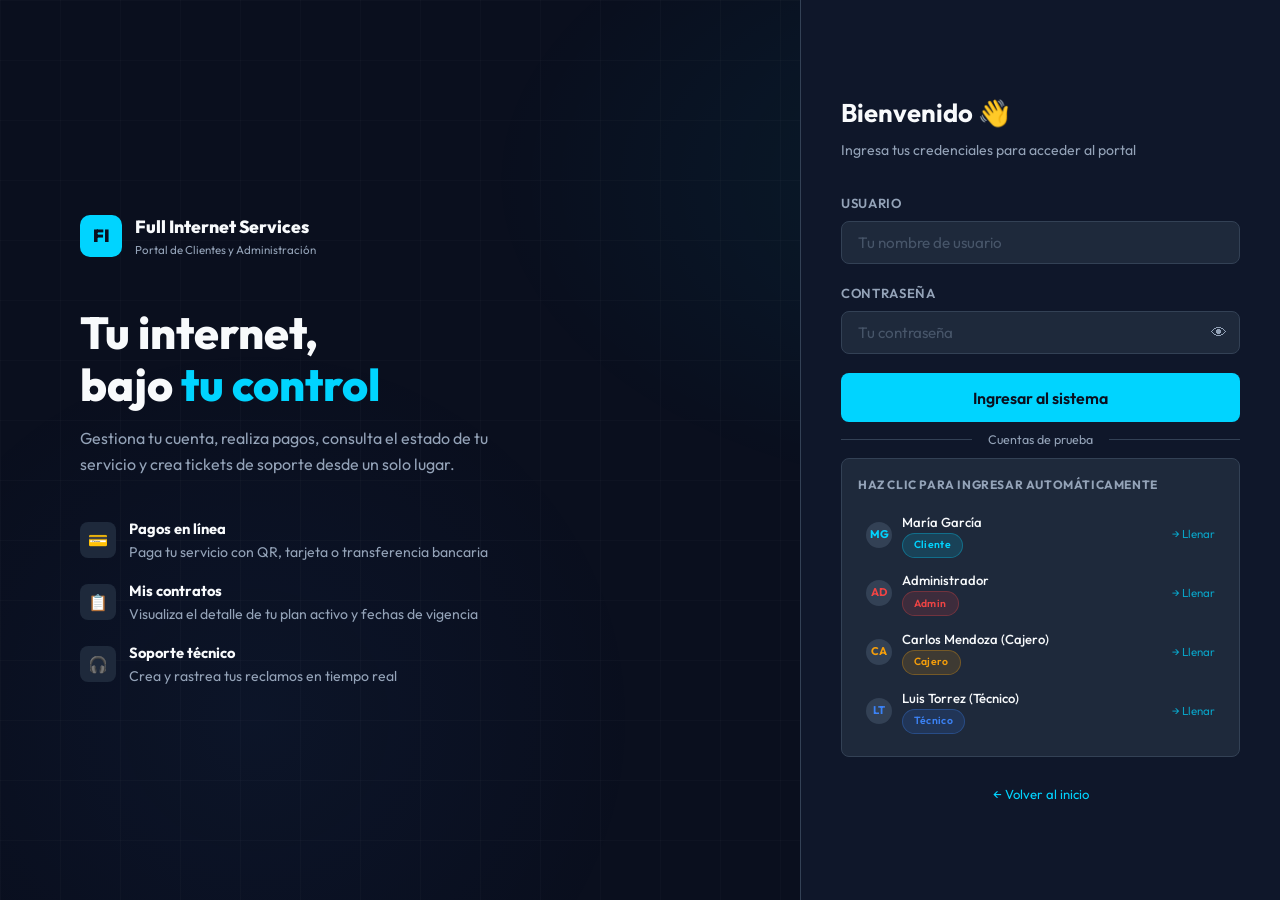
<file: src/FS.Web/fullinternetservices/pages/admin-contratos.html>
<!DOCTYPE html>
<html lang="es">
<head>
  <meta charset="UTF-8">
  <meta name="viewport" content="width=device-width, initial-scale=1.0">
  <title>Contratos — Full Internet Services</title>
  <link rel="stylesheet" href="../css/styles.css">
</head>
<body>
<div class="app-layout">
  <aside class="sidebar" id="sidebar"></aside>
  <div class="main-content">
    <header class="topbar">
      <button class="topbar__hamburger btn" id="hamburger">☰</button>
      <div class="topbar__title">📋 Gestión de Contratos</div>
    </header>
    <main class="page" id="pageContent">
      <div class="loading-state"><div class="spinner"></div></div>
    </main>
  </div>
</div>

<script src="../js/data.js"></script>
<script src="../js/sidebar.js"></script>
<script>
Auth.requireRole('Administrador','Cajero');
renderSidebar('contratos');

async function loadContratos() {
  const contratos = await API.getAllContratos();
  const activos  = contratos.filter(c => c.estado === 'Activo').length;
  const vencidos = contratos.filter(c => c.estado === 'Vencido').length;

  document.getElementById('pageContent').innerHTML = `
    <div class="fade-in">
      <div class="page-header">
        <h2>Contratos</h2>
        <p>Todos los contratos del sistema y su estado de vigencia</p>
      </div>

      <div class="grid-3 mb-3">
        <div class="stat-card stat-card--cyan">
          <div class="stat-card__label">Total Contratos</div>
          <div class="stat-card__value">${contratos.length}</div>
          <div class="stat-card__icon">📋</div>
        </div>
        <div class="stat-card stat-card--green">
          <div class="stat-card__label">Activos</div>
          <div class="stat-card__value">${activos}</div>
          <div class="stat-card__icon">✅</div>
        </div>
        <div class="stat-card stat-card--red">
          <div class="stat-card__label">Vencidos</div>
          <div class="stat-card__value">${vencidos}</div>
          <div class="stat-card__icon">⏰</div>
        </div>
      </div>

      <!-- Filters -->
      <div class="flex gap-2 mb-2" style="flex-wrap:wrap">
        <div class="search-bar" style="flex:1;min-width:200px">
          <span class="search-bar__icon">🔍</span>
          <input class="form-input" id="searchC" placeholder="Buscar por N° contrato o cliente..." oninput="filterC()" style="width:100%">
        </div>
        <select class="form-select" id="estadoC" onchange="filterC()" style="width:150px">
          <option value="">Todos</option>
          <option value="Activo">Activo</option>
          <option value="Vencido">Vencido</option>
          <option value="Suspendido">Suspendido</option>
        </select>
      </div>

      <div class="table-wrap">
        <table class="table">
          <thead><tr>
            <th>N° Contrato</th><th>Cliente</th><th>Plan</th><th>Tipo</th>
            <th>Mensualidad</th><th>Inicio</th><th>Vence</th><th>Estado</th>
          </tr></thead>
          <tbody id="contratosTbody">
            ${contratos.map(c => {
              const diasRestantes = Math.max(0, Math.ceil((new Date(c.fechaFin) - new Date()) / 86400000));
              return `
              <tr data-search="${c.nroContrato.toLowerCase()} ${c.cliente?.nombre?.toLowerCase()||''}" data-estado="${c.estado}">
                <td class="mono" style="color:var(--cyan);font-size:0.82rem">${c.nroContrato}</td>
                <td><strong style="color:var(--white);font-size:0.88rem">${c.cliente?.nombre}</strong></td>
                <td style="font-size:0.85rem">${c.plan?.nombre}<br><span style="font-size:0.75rem;color:var(--text-muted)">${c.plan?.velocidad}</span></td>
                <td><span class="badge ${c.plan?.tipo==='Fibra'?'badge--cyan':'badge--blue'}">${c.plan?.tipo}</span></td>
                <td><strong style="color:var(--white)">${formatCurrency(c.montoMensual)}</strong></td>
                <td style="font-size:0.82rem;color:var(--text-muted)">${formatDate(c.fechaInicio)}</td>
                <td style="font-size:0.82rem">
                  <span style="color:${diasRestantes<30&&c.estado==='Activo'?'var(--yellow)':'var(--text-muted)'}">${formatDate(c.fechaFin)}</span>
                  ${diasRestantes<30&&c.estado==='Activo'?`<br><span class="badge badge--yellow" style="font-size:0.65rem">${diasRestantes}d</span>`:''}
                </td>
                <td>${estadoBadge(c.estado)}</td>
              </tr>`;
            }).join('')}
          </tbody>
        </table>
      </div>
    </div>
  `;
}

function filterC() {
  const q   = document.getElementById('searchC').value.toLowerCase();
  const est = document.getElementById('estadoC').value;
  document.querySelectorAll('#contratosTbody tr').forEach(tr => {
    const mQ = !q   || tr.dataset.search.includes(q);
    const mE = !est || tr.dataset.estado === est;
    tr.style.display = mQ && mE ? '' : 'none';
  });
}

loadContratos();
</script>
</body>
</html>
</file>
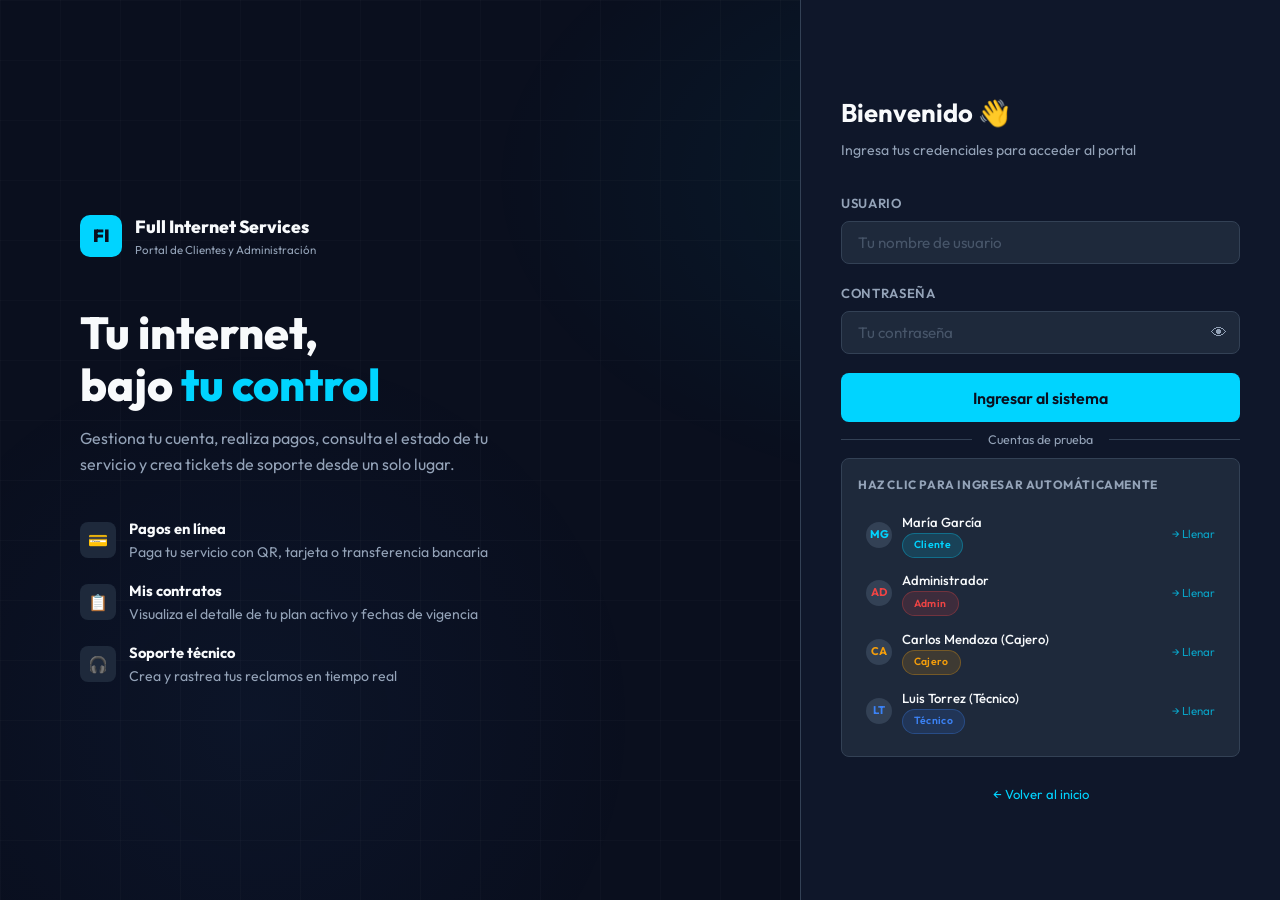
<file: src/FS.Web/fullinternetservices/pages/admin-pagos.html>
<!DOCTYPE html>
<html lang="es">
<head>
  <meta charset="UTF-8">
  <meta name="viewport" content="width=device-width, initial-scale=1.0">
  <title>Pagos — Full Internet Services</title>
  <link rel="stylesheet" href="../css/styles.css">
</head>
<body>
<div class="app-layout">
  <aside class="sidebar" id="sidebar"></aside>
  <div class="main-content">
    <header class="topbar">
      <button class="topbar__hamburger btn" id="hamburger">☰</button>
      <div class="topbar__title">💳 Gestión de Pagos</div>
      <button class="btn btn--primary btn--sm" onclick="openRegModal()">+ Registrar Pago</button>
    </header>
    <main class="page" id="pageContent">
      <div class="loading-state"><div class="spinner"></div></div>
    </main>
  </div>
</div>

<!-- REGISTER PAYMENT MODAL -->
<div class="modal-overlay" id="regModal">
  <div class="modal">
    <div class="modal__header">
      <div class="modal__title">Registrar Pago</div>
      <button class="modal__close" onclick="document.getElementById('regModal').classList.remove('open')">✕</button>
    </div>
    <form id="regForm" onsubmit="submitPago(event)" style="display:flex;flex-direction:column;gap:1rem">
      <div class="form-group">
        <label class="form-label">Cliente *</label>
        <select class="form-select" id="rCliente" onchange="loadClienteContratos()" required>
          <option value="">Seleccionar cliente...</option>
        </select>
      </div>
      <div class="form-group">
        <label class="form-label">Período (Mes) *</label>
        <input type="text" class="form-input" id="rMes" placeholder="Ej: Marzo 2025" required>
      </div>
      <div class="form-group">
        <label class="form-label">Monto (Bs.) *</label>
        <input type="number" class="form-input" id="rMonto" placeholder="0.00" step="0.01" min="1" required>
      </div>
      <div class="form-group">
        <label class="form-label">Método de Pago *</label>
        <select class="form-select" id="rMetodo" required>
          <option value="">Seleccionar...</option>
          <option value="Efectivo">💵 Efectivo</option>
          <option value="Transferencia">🏦 Transferencia</option>
          <option value="QR">📲 Código QR</option>
          <option value="Tarjeta">💳 Tarjeta</option>
        </select>
      </div>
      <div id="contratoInfo" style="display:none" class="alert alert--info">
        <span>📋</span><span id="contratoInfoText"></span>
      </div>
      <div class="flex gap-2">
        <button type="button" class="btn btn--ghost btn--full" onclick="document.getElementById('regModal').classList.remove('open')">Cancelar</button>
        <button type="submit" class="btn btn--primary btn--full" id="regBtn">Registrar Pago</button>
      </div>
    </form>
  </div>
</div>

<script src="../js/data.js"></script>
<script src="../js/sidebar.js"></script>
<script>
Auth.requireRole('Administrador','Cajero');
renderSidebar('pagos');

async function loadPagos() {
  const pagos = await API.getAllPagos();
  const totalRecaudado = pagos.filter(p=>p.estado==='Pagado').reduce((s,p)=>s+p.monto,0);
  const totalMora      = pagos.filter(p=>p.estado==='Mora').reduce((s,p)=>s+p.monto,0);

  document.getElementById('pageContent').innerHTML = `
    <div class="fade-in">
      <div class="page-header flex items-center justify-between">
        <div><h2>Pagos</h2><p>Registro y gestión de pagos del sistema</p></div>
        <button class="btn btn--primary" onclick="openRegModal()">+ Registrar Pago</button>
      </div>

      <div class="grid-4 mb-3">
        <div class="stat-card stat-card--green">
          <div class="stat-card__label">Total Recaudado</div>
          <div class="stat-card__value" style="font-size:1.2rem">${formatCurrency(totalRecaudado)}</div>
          <div class="stat-card__icon">💰</div>
        </div>
        <div class="stat-card stat-card--red">
          <div class="stat-card__label">Total en Mora</div>
          <div class="stat-card__value" style="font-size:1.2rem">${formatCurrency(totalMora)}</div>
          <div class="stat-card__icon">⚠️</div>
        </div>
        <div class="stat-card">
          <div class="stat-card__label">Pagos Realizados</div>
          <div class="stat-card__value">${pagos.filter(p=>p.estado==='Pagado').length}</div>
          <div class="stat-card__icon">✅</div>
        </div>
        <div class="stat-card stat-card--yellow">
          <div class="stat-card__label">Pendientes/Mora</div>
          <div class="stat-card__value">${pagos.filter(p=>p.estado!=='Pagado').length}</div>
          <div class="stat-card__icon">⏳</div>
        </div>
      </div>

      <!-- Filter -->
      <div class="flex gap-2 mb-2" style="flex-wrap:wrap">
        <div class="search-bar" style="flex:1;min-width:200px">
          <span class="search-bar__icon">🔍</span>
          <input class="form-input" id="searchPago" placeholder="Buscar cliente, período, recibo..." oninput="filterPagos()" style="width:100%">
        </div>
        <select class="form-select" id="estadoFilter" onchange="filterPagos()" style="width:160px">
          <option value="">Todos los estados</option>
          <option value="Pagado">Pagado</option>
          <option value="Pendiente">Pendiente</option>
          <option value="Mora">Mora</option>
        </select>
      </div>

      <div class="table-wrap">
        <table class="table" id="pagosTable">
          <thead><tr>
            <th>Recibo</th><th>Cliente</th><th>Período</th><th>Método</th>
            <th>Monto</th><th>Fecha</th><th>Estado</th>
          </tr></thead>
          <tbody id="pagosTbody">
            ${pagos.map(p => `
            <tr data-search="${(p.cliente?.nombre||'').toLowerCase()} ${p.mes.toLowerCase()} ${(p.recibo||'').toLowerCase()}" data-estado="${p.estado}">
              <td class="mono" style="font-size:0.78rem;color:var(--cyan)">${p.recibo || '—'}</td>
              <td><strong style="color:var(--white);font-size:0.88rem">${p.cliente?.nombre || '—'}</strong></td>
              <td style="font-size:0.85rem">${p.mes}</td>
              <td>${p.metodo ? `<span class="badge badge--gray">${p.metodo}</span>` : '<span style="color:var(--text-muted)">—</span>'}</td>
              <td><strong style="color:var(--white)">${formatCurrency(p.monto)}</strong></td>
              <td style="color:var(--text-muted);font-size:0.83rem">${formatDate(p.fecha)}</td>
              <td>${estadoBadge(p.estado)}</td>
            </tr>`).join('')}
          </tbody>
        </table>
      </div>
    </div>
  `;
  window._pagos = pagos;
}

function filterPagos() {
  const q     = document.getElementById('searchPago').value.toLowerCase();
  const estado = document.getElementById('estadoFilter').value;
  document.querySelectorAll('#pagosTbody tr').forEach(tr => {
    const mQ = !q || tr.dataset.search.includes(q);
    const mE = !estado || tr.dataset.estado === estado;
    tr.style.display = mQ && mE ? '' : 'none';
  });
}

async function openRegModal() {
  const clientes = await API.getAllClientes();
  const sel = document.getElementById('rCliente');
  sel.innerHTML = `<option value="">Seleccionar cliente...</option>` +
    clientes.map(c => `<option value="${c.id}" data-nombre="${c.nombre}">${c.nombre}</option>`).join('');
  document.getElementById('regForm').reset();
  document.getElementById('contratoInfo').style.display = 'none';
  document.getElementById('regModal').classList.add('open');
}

async function loadClienteContratos() {
  const clienteId = parseInt(document.getElementById('rCliente').value);
  if (!clienteId) return;
  const contratos = await API.getContratosByCliente(clienteId);
  const activo = contratos.find(c => c.estado === 'Activo');
  if (activo) {
    document.getElementById('rMonto').value = activo.montoMensual;
    document.getElementById('contratoInfo').style.display = 'flex';
    document.getElementById('contratoInfoText').textContent = `Contrato ${activo.nroContrato} · ${activo.plan?.nombre} · ${formatCurrency(activo.montoMensual)}/mes`;
    window._activeContrato = activo;
  } else {
    document.getElementById('contratoInfo').style.display = 'none';
    window._activeContrato = null;
  }
}

async function submitPago(e) {
  e.preventDefault();
  const clienteId = parseInt(document.getElementById('rCliente').value);
  const mes    = document.getElementById('rMes').value.trim();
  const monto  = parseFloat(document.getElementById('rMonto').value);
  const metodo = document.getElementById('rMetodo').value;
  if (!clienteId || !mes || !monto || !metodo) { showToast('Completa todos los campos', 'error'); return; }
  const contratoId = window._activeContrato?.id || 1;
  const btn = document.getElementById('regBtn');
  setLoading(btn, true);
  try {
    await API.registrarPago(contratoId, clienteId, mes, metodo, monto);
    document.getElementById('regModal').classList.remove('open');
    showToast('✓ Pago registrado correctamente');
    loadPagos();
  } catch(err) { showToast(err.message, 'error'); setLoading(btn, false); }
}

loadPagos();
</script>
</body>
</html>
</file>
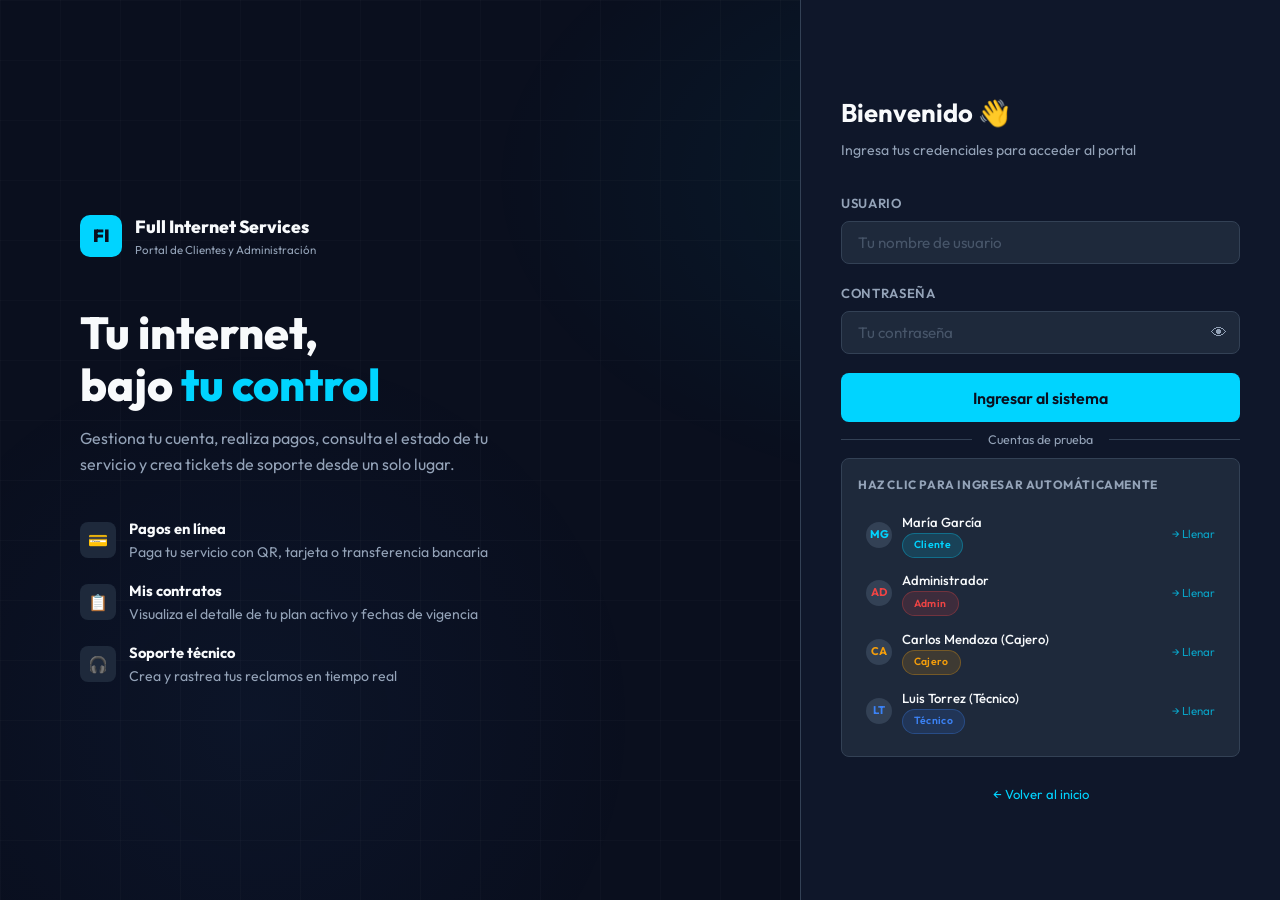
<file: src/FS.Web/fullinternetservices/pages/admin-reclamos.html>
<!DOCTYPE html>
<html lang="es">
<head>
  <meta charset="UTF-8">
  <meta name="viewport" content="width=device-width, initial-scale=1.0">
  <title>Reclamos — Full Internet Services</title>
  <link rel="stylesheet" href="../css/styles.css">
</head>
<body>
<div class="app-layout">
  <aside class="sidebar" id="sidebar"></aside>
  <div class="main-content">
    <header class="topbar">
      <button class="topbar__hamburger btn" id="hamburger">☰</button>
      <div class="topbar__title">🎧 Gestión de Reclamos</div>
    </header>
    <main class="page" id="pageContent">
      <div class="loading-state"><div class="spinner"></div></div>
    </main>
  </div>
</div>

<!-- MANAGE RECLAMO MODAL -->
<div class="modal-overlay" id="manageModal">
  <div class="modal">
    <div class="modal__header">
      <div class="modal__title" id="manageTitle">Gestionar Reclamo</div>
      <button class="modal__close" onclick="document.getElementById('manageModal').classList.remove('open')">✕</button>
    </div>
    <div id="manageContent"></div>
  </div>
</div>

<script src="../js/data.js"></script>
<script src="../js/sidebar.js"></script>
<script>
Auth.requireRole('Administrador','Cajero','Tecnico');
const user = Auth.currentUser();
renderSidebar('reclamos');

const ESTADOS = ['Recibido','En Proceso','Resuelto'];
const TECNICOS = DB.usuarios.filter(u => u.rol === 'Tecnico');

async function loadReclamos() {
  const reclamos = await API.getAllReclamos();
  const stats = {
    total:     reclamos.length,
    recibidos: reclamos.filter(r=>r.estado==='Recibido').length,
    proceso:   reclamos.filter(r=>r.estado==='En Proceso').length,
    resueltos: reclamos.filter(r=>r.estado==='Resuelto').length,
  };

  document.getElementById('pageContent').innerHTML = `
    <div class="fade-in">
      <div class="page-header">
        <h2>Reclamos y Soporte Técnico</h2>
        <p>Gestión de solicitudes de soporte y reclamos de clientes</p>
      </div>

      <div class="grid-4 mb-3">
        <div class="stat-card"><div class="stat-card__label">Total</div><div class="stat-card__value">${stats.total}</div><div class="stat-card__icon">🎧</div></div>
        <div class="stat-card stat-card--yellow"><div class="stat-card__label">Recibidos</div><div class="stat-card__value">${stats.recibidos}</div><div class="stat-card__icon">📥</div></div>
        <div class="stat-card stat-card--cyan"><div class="stat-card__label">En Proceso</div><div class="stat-card__value">${stats.proceso}</div><div class="stat-card__icon">🔧</div></div>
        <div class="stat-card stat-card--green"><div class="stat-card__label">Resueltos</div><div class="stat-card__value">${stats.resueltos}</div><div class="stat-card__icon">✅</div></div>
      </div>

      <!-- Filters -->
      <div class="flex gap-2 mb-2" style="flex-wrap:wrap">
        <div class="search-bar" style="flex:1;min-width:200px">
          <span class="search-bar__icon">🔍</span>
          <input class="form-input" id="searchR" placeholder="Buscar por cliente o título..." oninput="filterR()" style="width:100%">
        </div>
        <select class="form-select" id="estadoR" onchange="filterR()" style="width:150px">
          <option value="">Todos</option>
          ${ESTADOS.map(e=>`<option value="${e}">${e}</option>`).join('')}
        </select>
        <select class="form-select" id="tipoR" onchange="filterR()" style="width:140px">
          <option value="">Todos los tipos</option>
          <option value="Leve">Leve</option>
          <option value="Medio">Medio</option>
          <option value="Complejo">Complejo</option>
        </select>
      </div>

      <div class="table-wrap">
        <table class="table">
          <thead><tr>
            <th>#</th><th>Cliente</th><th>Título</th><th>Tipo</th>
            <th>Técnico</th><th>Estado</th><th>Fecha</th><th>Acciones</th>
          </tr></thead>
          <tbody id="reclamosTbody">
            ${reclamos.map(r => {
              const tec = TECNICOS.find(t => t.id === r.tecnicoId);
              return `
              <tr data-search="${r.cliente?.nombre?.toLowerCase()||''} ${r.titulo.toLowerCase()}" data-estado="${r.estado}" data-tipo="${r.tipo}">
                <td class="mono" style="font-size:0.75rem;color:var(--text-muted)">#${String(r.id).padStart(4,'0')}</td>
                <td style="font-size:0.85rem"><strong style="color:var(--white)">${r.cliente?.nombre}</strong></td>
                <td style="font-size:0.85rem;max-width:180px;overflow:hidden;text-overflow:ellipsis;white-space:nowrap" title="${r.titulo}">${r.titulo}</td>
                <td>${tipoBadge(r.tipo)}</td>
                <td style="font-size:0.82rem">${tec ? tec.nombre.split(' ')[0] : '<span style="color:var(--text-muted)">Sin asignar</span>'}</td>
                <td>${estadoBadge(r.estado)}</td>
                <td style="color:var(--text-muted);font-size:0.8rem">${formatDate(r.fecha)}</td>
                <td><button class="btn btn--secondary btn--sm" onclick="openManage(${r.id})">Gestionar</button></td>
              </tr>`;
            }).join('')}
          </tbody>
        </table>
      </div>
    </div>
  `;
  window._reclamos = reclamos;
}

function filterR() {
  const q    = document.getElementById('searchR').value.toLowerCase();
  const est  = document.getElementById('estadoR').value;
  const tipo = document.getElementById('tipoR').value;
  document.querySelectorAll('#reclamosTbody tr').forEach(tr => {
    const mQ = !q   || tr.dataset.search.includes(q);
    const mE = !est || tr.dataset.estado === est;
    const mT = !tipo|| tr.dataset.tipo   === tipo;
    tr.style.display = mQ && mE && mT ? '' : 'none';
  });
}

function openManage(id) {
  const r   = window._reclamos.find(x => x.id === id);
  const tec = TECNICOS.find(t => t.id === r.tecnicoId);
  document.getElementById('manageTitle').textContent = `#${String(r.id).padStart(4,'0')} — ${r.titulo}`;
  document.getElementById('manageContent').innerHTML = `
    <div style="display:flex;flex-direction:column;gap:1.2rem">
      <!-- Info -->
      <div style="background:var(--navy-3);border-radius:var(--radius-sm);padding:1rem;font-size:0.85rem">
        <div style="margin-bottom:0.5rem"><span style="color:var(--text-muted)">Cliente:</span> <strong style="color:var(--white)">${r.cliente?.nombre}</strong></div>
        <div style="margin-bottom:0.5rem"><span style="color:var(--text-muted)">Tipo:</span> ${tipoBadge(r.tipo)}</div>
        <div style="margin-bottom:0.5rem"><span style="color:var(--text-muted)">Estado:</span> ${estadoBadge(r.estado)}</div>
        <div style="margin-bottom:0.5rem"><span style="color:var(--text-muted)">Fecha:</span> ${formatDate(r.fecha)}</div>
        <div><span style="color:var(--text-muted)">Descripción:</span><br><span style="color:var(--white)">${r.descripcion}</span></div>
        ${r.observacion ? `<div style="margin-top:0.5rem"><span style="color:var(--text-muted)">Observación:</span><br><span style="color:var(--white)">${r.observacion}</span></div>` : ''}
        ${r.calificacion ? `<div style="margin-top:0.5rem"><span style="color:var(--text-muted)">Calificación cliente:</span> ${'⭐'.repeat(r.calificacion)}</div>` : ''}
      </div>

      <!-- Assign technician -->
      ${r.estado !== 'Resuelto' ? `
      <div class="form-group">
        <label class="form-label">Asignar Técnico</label>
        <div style="display:flex;gap:0.5rem">
          <select class="form-select" id="tecSelect" style="flex:1">
            <option value="">Sin asignar</option>
            ${TECNICOS.map(t => `<option value="${t.id}" ${t.id===r.tecnicoId?'selected':''}>${t.nombre}</option>`).join('')}
          </select>
          <button class="btn btn--secondary" onclick="asignarTecnico(${r.id})">Asignar</button>
        </div>
        <p style="font-size:0.75rem;color:var(--text-muted);margin-top:0.3rem">⚠ Máximo 5 reclamos activos por técnico</p>
      </div>

      <!-- Change status -->
      <div class="form-group">
        <label class="form-label">Cambiar Estado</label>
        <select class="form-select" id="estadoSelect">
          ${ESTADOS.map(e => `<option value="${e}" ${e===r.estado?'selected':''}>${e}</option>`).join('')}
        </select>
      </div>
      <div class="form-group">
        <label class="form-label">Observación / Resolución</label>
        <textarea class="form-textarea" id="obsInput" placeholder="Describe qué se hizo para resolver el problema...">${r.observacion||''}</textarea>
      </div>
      <button class="btn btn--primary btn--full" id="updateBtn" onclick="updateEstado(${r.id})">Actualizar Estado</button>
      ` : `<div class="alert alert--success"><span>✅</span> Este reclamo ya fue resuelto.</div>`}
    </div>
  `;
  document.getElementById('manageModal').classList.add('open');
}

async function asignarTecnico(reclamoId) {
  const tecId = parseInt(document.getElementById('tecSelect').value);
  if (!tecId) { showToast('Selecciona un técnico', 'error'); return; }
  try {
    await API.asignarTecnico(reclamoId, tecId);
    showToast('Técnico asignado correctamente');
    document.getElementById('manageModal').classList.remove('open');
    loadReclamos();
  } catch(e) { showToast(e.message, 'error'); }
}

async function updateEstado(reclamoId) {
  const estado = document.getElementById('estadoSelect').value;
  const obs    = document.getElementById('obsInput').value.trim();
  const btn    = document.getElementById('updateBtn');
  setLoading(btn, true);
  try {
    await API.updateReclamoEstado(reclamoId, estado, obs);
    showToast('Estado actualizado: ' + estado);
    document.getElementById('manageModal').classList.remove('open');
    loadReclamos();
  } catch(e) { showToast(e.message, 'error'); setLoading(btn, false); }
}

loadReclamos();
</script>
</body>
</html>
</file>
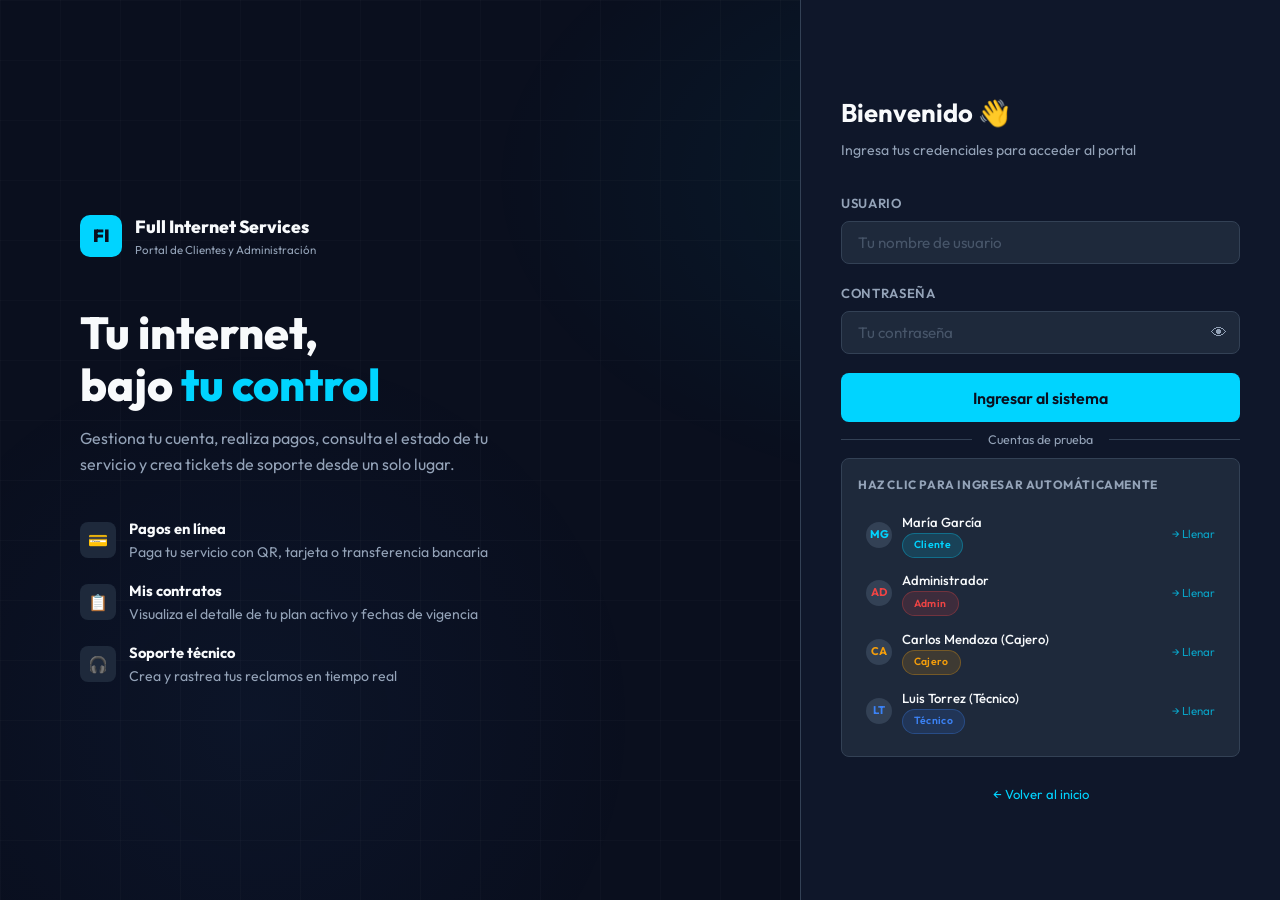
<file: src/FS.Web/fullinternetservices/pages/bitacora.html>
<!DOCTYPE html>
<html lang="es">
<head>
  <meta charset="UTF-8">
  <meta name="viewport" content="width=device-width, initial-scale=1.0">
  <title>Bitácora — Full Internet Services</title>
  <link rel="stylesheet" href="../css/styles.css">
</head>
<body>
<div class="app-layout">
  <aside class="sidebar" id="sidebar"></aside>
  <div class="main-content">
    <header class="topbar">
      <button class="topbar__hamburger btn" id="hamburger">☰</button>
      <div class="topbar__title">📒 Bitácora de Operaciones</div>
    </header>
    <main class="page" id="pageContent">
      <div class="loading-state"><div class="spinner"></div></div>
    </main>
  </div>
</div>

<script src="../js/data.js"></script>
<script src="../js/sidebar.js"></script>
<script>
Auth.requireRole('Administrador');
renderSidebar('bitacora');

const ACCION_ICONS = {
  'LOGIN': '🔑', 'LOGOUT': '🚪',
  'PAGO_REGISTRADO': '💳', 'PAGO_ANULADO': '❌',
  'RECLAMO_CREADO': '📝', 'RECLAMO_ATENDIDO': '🔧', 'RECLAMO_RESUELTO': '✅',
  'CLIENTE_CREADO': '👤', 'CLIENTE_EDITADO': '✏️',
};

async function loadBitacora() {
  const logs = await API.getBitacora();

  document.getElementById('pageContent').innerHTML = `
    <div class="fade-in">
      <div class="page-header flex items-center justify-between">
        <div><h2>Bitácora de Operaciones</h2><p>Registro de todas las acciones realizadas en el sistema (RF17)</p></div>
        <span class="badge badge--cyan">${logs.length} registros</span>
      </div>

      <div class="alert alert--info mb-3">
        <span>ℹ</span> La bitácora registra automáticamente todas las operaciones críticas: inicios de sesión, pagos, cambios de estado y modificaciones de datos.
      </div>

      <div class="flex gap-2 mb-2" style="flex-wrap:wrap">
        <div class="search-bar" style="flex:1;min-width:200px">
          <span class="search-bar__icon">🔍</span>
          <input class="form-input" id="searchLog" placeholder="Buscar en descripción o entidad..." oninput="filterLogs()" style="width:100%">
        </div>
        <select class="form-select" id="entidadFilter" onchange="filterLogs()" style="width:150px">
          <option value="">Todas las entidades</option>
          <option value="Sistema">Sistema</option>
          <option value="Pagos">Pagos</option>
          <option value="Reclamos">Reclamos</option>
          <option value="Clientes">Clientes</option>
        </select>
      </div>

      <div class="table-wrap">
        <table class="table">
          <thead><tr>
            <th>#</th><th>Fecha y Hora</th><th>Usuario</th>
            <th>Acción</th><th>Entidad</th><th>Descripción</th>
          </tr></thead>
          <tbody id="logsTbody">
            ${logs.map((l, i) => {
              const usuario = DB.usuarios.find(u => u.id === l.usuarioId);
              const icon = ACCION_ICONS[l.accion] || '📌';
              const dt = new Date(l.fecha);
              return `
              <tr data-search="${l.descripcion.toLowerCase()} ${l.entidad.toLowerCase()}" data-entidad="${l.entidad}">
                <td class="mono" style="font-size:0.75rem;color:var(--text-muted)">${String(logs.length - i).padStart(4,'0')}</td>
                <td style="font-size:0.8rem;color:var(--text-muted);white-space:nowrap">
                  ${dt.toLocaleDateString('es-BO')}<br>
                  <span class="mono" style="font-size:0.72rem">${dt.toLocaleTimeString('es-BO')}</span>
                </td>
                <td style="font-size:0.85rem"><strong style="color:var(--white)">${usuario?.nombre?.split(' ')[0] || '—'}</strong><br><span style="font-size:0.72rem;color:var(--text-muted)">${usuario?.rol||''}</span></td>
                <td><span class="badge badge--gray">${icon} ${l.accion}</span></td>
                <td><span class="badge ${l.entidad==='Sistema'?'badge--blue':l.entidad==='Pagos'?'badge--green':l.entidad==='Reclamos'?'badge--yellow':'badge--cyan'}">${l.entidad}</span></td>
                <td style="font-size:0.83rem;color:var(--text-muted)">${l.descripcion}</td>
              </tr>`;
            }).join('')}
          </tbody>
        </table>
      </div>
    </div>
  `;
}

function filterLogs() {
  const q   = document.getElementById('searchLog').value.toLowerCase();
  const ent = document.getElementById('entidadFilter').value;
  document.querySelectorAll('#logsTbody tr').forEach(tr => {
    const mQ = !q   || tr.dataset.search.includes(q);
    const mE = !ent || tr.dataset.entidad === ent;
    tr.style.display = mQ && mE ? '' : 'none';
  });
}

loadBitacora();
</script>
</body>
</html>
</file>
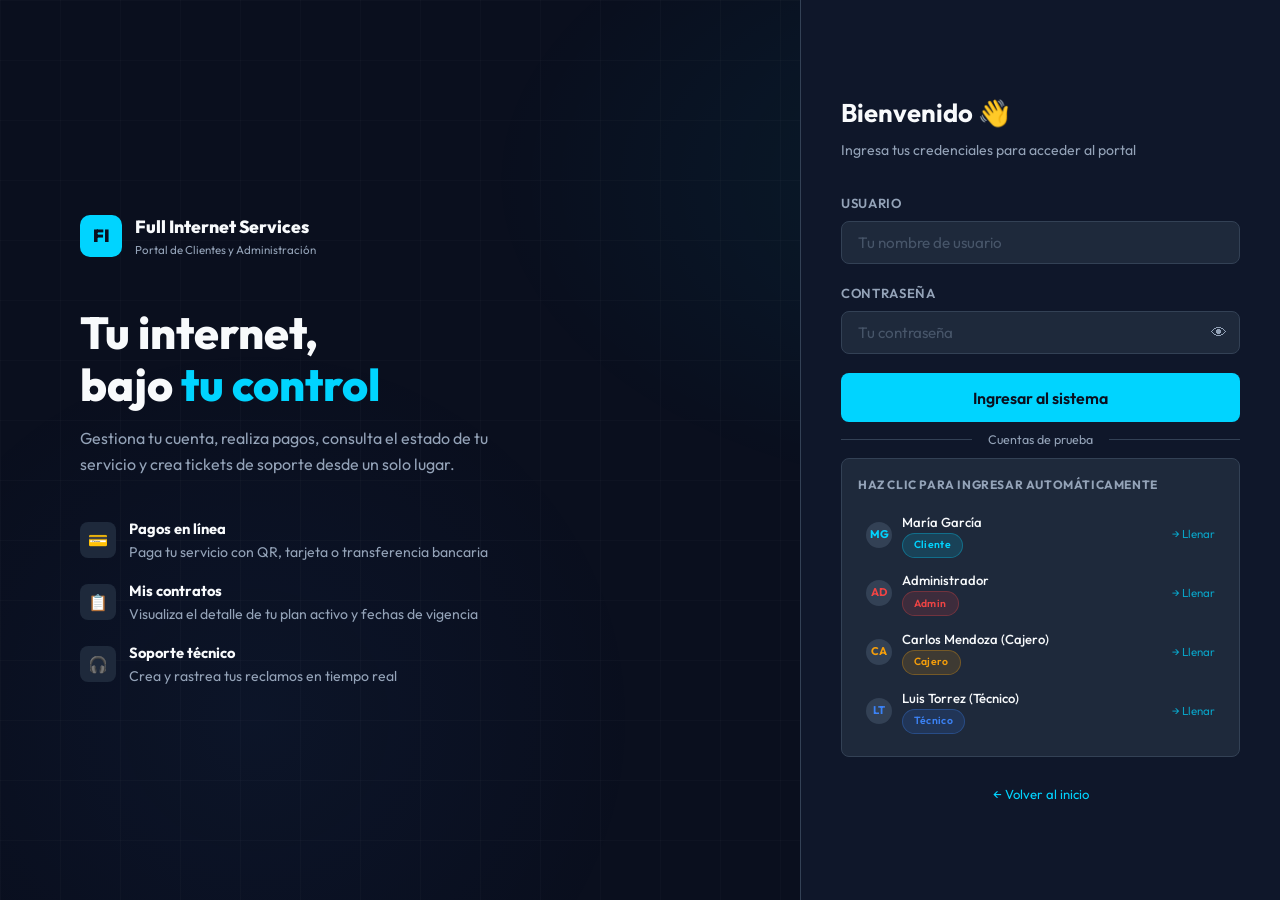
<file: src/FS.Web/fullinternetservices/pages/dashboard-admin.html>
<!DOCTYPE html>
<html lang="es">
<head>
  <meta charset="UTF-8">
  <meta name="viewport" content="width=device-width, initial-scale=1.0">
  <title>Panel Administrativo — Full Internet Services</title>
  <link rel="stylesheet" href="../css/styles.css">
  <style>
    .activity-item { display:flex;align-items:flex-start;gap:0.8rem;padding:0.7rem 0;border-bottom:1px solid rgba(51,65,85,0.4); }
    .activity-item:last-child { border-bottom:none; }
    .activity-dot { width:8px;height:8px;border-radius:50%;background:var(--cyan);margin-top:0.45rem;flex-shrink:0; }
    .activity-text { font-size:0.83rem;color:var(--text-muted); }
    .activity-text strong { color:var(--white); }
    .activity-time { font-size:0.72rem;color:var(--gray-3);margin-top:0.15rem; }
    .mora-row { background:rgba(239,68,68,0.05); }
  </style>
</head>
<body>
<div class="app-layout">
  <aside class="sidebar" id="sidebar"></aside>
  <div class="main-content">
    <header class="topbar">
      <button class="topbar__hamburger btn" id="hamburger">☰</button>
      <div>
        <div class="topbar__title" id="adminGreeting">Panel Administrativo</div>
        <div class="topbar__meta" id="adminDate"></div>
      </div>
    </header>
    <main class="page" id="pageContent">
      <div class="loading-state"><div class="spinner"></div><p>Cargando dashboard...</p></div>
    </main>
  </div>
</div>

<script src="../js/data.js"></script>
<script src="../js/sidebar.js"></script>
<script>
Auth.requireRole('Administrador','Cajero');
const user = Auth.currentUser();
const now = new Date();
document.getElementById('adminDate').textContent = now.toLocaleDateString('es-BO',{weekday:'long',year:'numeric',month:'long',day:'numeric'});
document.getElementById('adminGreeting').textContent = `${user.nombre.split(' ')[0]} — ${user.rol}`;
renderSidebar('home');

async function loadAdmin() {
  const [resumen, mora, reclamos, pagos] = await Promise.all([
    API.getResumenDashboard(),
    API.getMora(),
    API.getAllReclamos(),
    API.getAllPagos(),
  ]);

  const reclamosAbiertos = reclamos.filter(r => r.estado !== 'Resuelto');
  const ingresoMes = pagos.filter(p => p.estado === 'Pagado' && p.fecha?.startsWith('2025')).reduce((s,p) => s + p.monto, 0);

  document.getElementById('pageContent').innerHTML = `
    <div class="fade-in">
      <div class="page-header flex items-center justify-between">
        <div><h2>Dashboard Administrativo</h2><p>Resumen general del sistema</p></div>
        <a href="reportes.html" class="btn btn--secondary btn--sm">📈 Ver Reportes</a>
      </div>

      <!-- KPI Cards -->
      <div class="grid-4 mb-3">
        <div class="stat-card stat-card--cyan">
          <div class="stat-card__label">Clientes Activos</div>
          <div class="stat-card__value">${resumen.totalClientes}</div>
          <div class="stat-card__icon">👥</div>
        </div>
        <div class="stat-card stat-card--green">
          <div class="stat-card__label">Contratos Activos</div>
          <div class="stat-card__value">${resumen.contratosActivos}</div>
          <div class="stat-card__icon">📋</div>
        </div>
        <div class="stat-card stat-card--red">
          <div class="stat-card__label">En Mora</div>
          <div class="stat-card__value">${resumen.enMora}</div>
          <div class="stat-card__icon">⚠️</div>
        </div>
        <div class="stat-card stat-card--yellow">
          <div class="stat-card__label">Reclamos Abiertos</div>
          <div class="stat-card__value">${resumen.reclamosAbiertos}</div>
          <div class="stat-card__icon">🎧</div>
        </div>
      </div>

      <div class="grid-2">
        <!-- MORA TABLE -->
        <div>
          <div class="section">
            <div class="section-header">
              <span class="section-title">⚠ Clientes en Mora</span>
              <a href="reportes.html" class="btn btn--ghost btn--sm">Ver reporte</a>
            </div>
            ${mora.length > 0 ? `
            <div class="table-wrap">
              <table class="table">
                <thead><tr><th>Cliente</th><th>Período</th><th>Monto</th><th>Acción</th></tr></thead>
                <tbody>
                  ${mora.map(m => `
                  <tr class="mora-row">
                    <td><strong style="color:var(--white)">${m.cliente?.nombre}</strong></td>
                    <td style="color:var(--text-muted)">${m.mes}</td>
                    <td><strong style="color:var(--red)">${formatCurrency(m.monto)}</strong></td>
                    <td><a href="admin-pagos.html" class="btn btn--danger btn--sm">Registrar</a></td>
                  </tr>`).join('')}
                </tbody>
              </table>
            </div>
            <div class="alert alert--warning mt-2" style="margin-bottom:0">
              <span>💡</span> La mora se aplica automáticamente desde el día 12 de cada mes.
            </div>` : `<div class="alert alert--success"><span>✓</span> Ningún cliente en mora actualmente.</div>`}
          </div>

          <!-- QUICK NAV -->
          <div class="section">
            <div class="section-title mb-2">Accesos Rápidos</div>
            <div class="grid-2" style="gap:0.6rem">
              <a href="admin-clientes.html"  class="btn btn--ghost btn--full">👥 Clientes</a>
              <a href="admin-contratos.html" class="btn btn--ghost btn--full">📋 Contratos</a>
              <a href="admin-pagos.html"     class="btn btn--ghost btn--full">💳 Pagos</a>
              <a href="admin-reclamos.html"  class="btn btn--ghost btn--full">🎧 Reclamos</a>
              <a href="reportes.html"        class="btn btn--ghost btn--full">📈 Reportes</a>
              <a href="bitacora.html"        class="btn btn--ghost btn--full">📒 Bitácora</a>
            </div>
          </div>
        </div>

        <!-- RECLAMOS & ACTIVITY -->
        <div>
          <div class="section">
            <div class="section-header">
              <span class="section-title">🎧 Reclamos Recientes</span>
              <a href="admin-reclamos.html" class="btn btn--ghost btn--sm">Ver todos</a>
            </div>
            <div class="table-wrap">
              <table class="table">
                <thead><tr><th>#</th><th>Cliente</th><th>Tipo</th><th>Estado</th></tr></thead>
                <tbody>
                  ${reclamosAbiertos.slice(0,5).map(r => `
                  <tr>
                    <td class="mono" style="font-size:0.78rem;color:var(--text-muted)">#${String(r.id).padStart(4,'0')}</td>
                    <td style="font-size:0.85rem">${r.cliente?.nombre}</td>
                    <td>${tipoBadge(r.tipo)}</td>
                    <td>${estadoBadge(r.estado)}</td>
                  </tr>`).join('')}
                  ${reclamosAbiertos.length === 0 ? `<tr><td colspan="4" style="text-align:center;color:var(--text-muted);padding:1.5rem">No hay reclamos abiertos ✓</td></tr>` : ''}
                </tbody>
              </table>
            </div>
          </div>

          <div class="section">
            <div class="section-title mb-2">💰 Ingresos del Mes</div>
            <div class="card" style="padding:1.2rem">
              <div style="font-size:2.2rem;font-weight:800;color:var(--cyan)">${formatCurrency(ingresoMes)}</div>
              <div style="font-size:0.82rem;color:var(--text-muted);margin-top:0.3rem">${pagos.filter(p=>p.estado==='Pagado').length} pagos registrados · ${pagos.filter(p=>p.estado==='Pendiente'||p.estado==='Mora').length} pendientes</div>
              <div class="progress-bar mt-2">
                <div class="progress-bar__fill" style="width:${Math.min(100,(pagos.filter(p=>p.estado==='Pagado').length/pagos.length)*100)}%"></div>
              </div>
            </div>
          </div>
        </div>
      </div>
    </div>
  `;
}

loadAdmin();
</script>
</body>
</html>
</file>
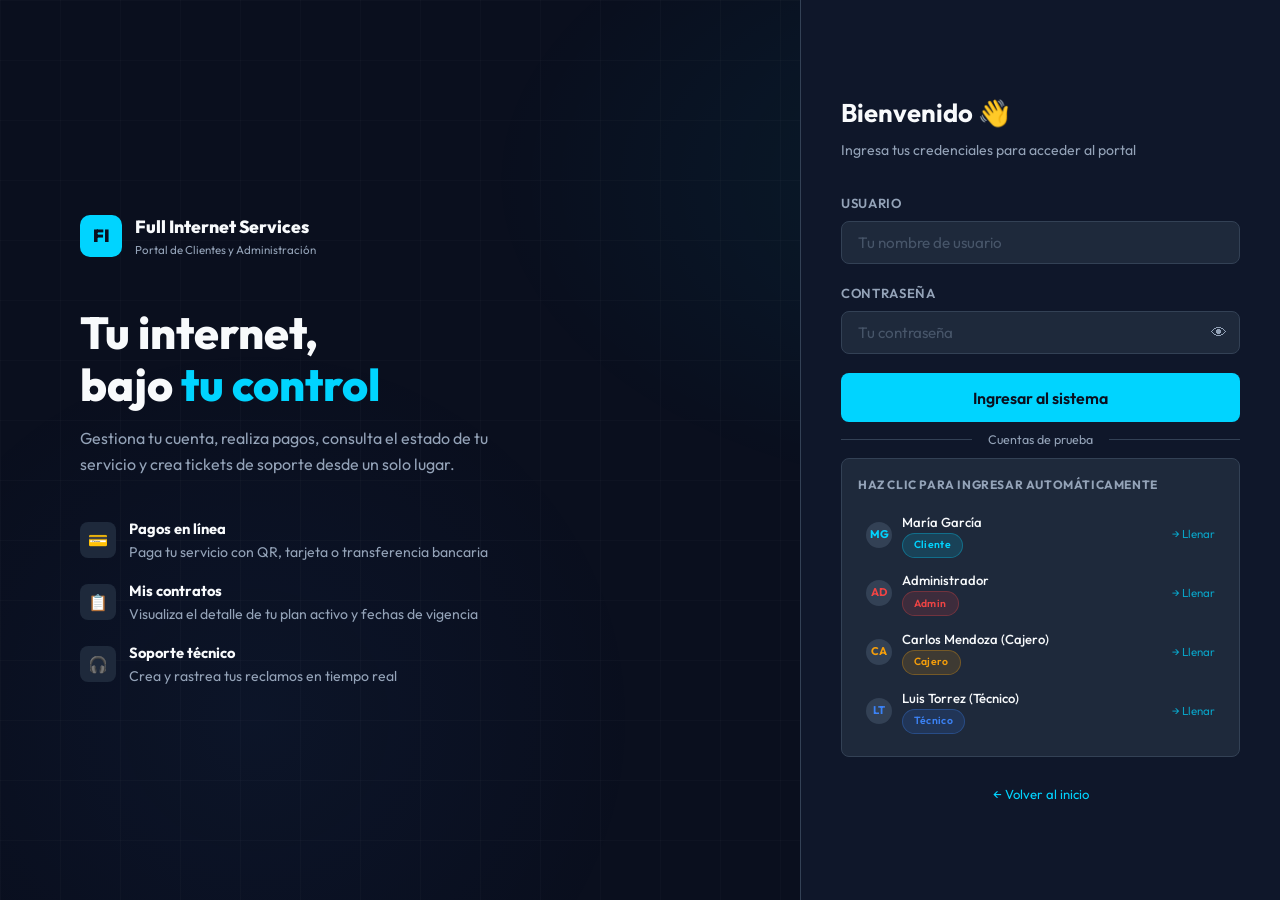
<file: src/FS.Web/fullinternetservices/pages/dashboard-cliente.html>
<!DOCTYPE html>
<html lang="es">
<head>
  <meta charset="UTF-8">
  <meta name="viewport" content="width=device-width, initial-scale=1.0">
  <title>Mi Panel — Full Internet Services</title>
  <link rel="stylesheet" href="../css/styles.css">
</head>
<body>
<div class="app-layout">
  <aside class="sidebar" id="sidebar"></aside>
  <div class="main-content">
    <header class="topbar">
      <button class="topbar__hamburger btn" id="hamburger">☰</button>
      <div>
        <div class="topbar__title" id="topbarGreeting">Cargando...</div>
        <div class="topbar__meta" id="topbarDate"></div>
      </div>
      <div id="topbarMora"></div>
    </header>

    <main class="page" id="pageContent">
      <div class="loading-state"><div class="spinner"></div><p>Cargando tu panel...</p></div>
    </main>
  </div>
</div>

<script src="../js/data.js"></script>
<script src="../js/sidebar.js"></script>
<script>
Auth.requireRole('Cliente');
const user = Auth.currentUser();

// Date display
const now = new Date();
document.getElementById('topbarDate').textContent = now.toLocaleDateString('es-BO', { weekday:'long', year:'numeric', month:'long', day:'numeric' });
document.getElementById('topbarGreeting').textContent = `Hola, ${user.nombre.split(' ')[0]} 👋`;

renderSidebar('home');

async function loadDashboard() {
  const cliente = await API.getClienteById(user.clienteId);
  const contratos = await API.getContratosByCliente(user.clienteId);
  const pagos = await API.getPagosByCliente(user.clienteId);
  const reclamos = await API.getReclamosByCliente(user.clienteId);
  const enMora = pagos.some(p => p.estado === 'Mora');
  const pendientes = pagos.filter(p => p.estado === 'Pendiente' || p.estado === 'Mora');
  const contratoActivo = contratos.find(c => c.estado === 'Activo');

  // Mora badge on topbar
  if (enMora) {
    document.getElementById('topbarMora').innerHTML = `<span class="badge badge--red">⚠ EN MORA</span>`;
  }

  document.getElementById('pageContent').innerHTML = `
    <div class="fade-in">
      <!-- MORA ALERT -->
      ${enMora ? `
      <div class="mora-banner">
        <div class="mora-banner__icon">⚠️</div>
        <div>
          <div class="mora-banner__title">Tienes pagos en mora</div>
          <div class="mora-banner__desc">Tu servicio puede ser suspendido. Por favor, regulariza tu situación cuanto antes.</div>
        </div>
        <a href="mis-pagos.html" class="btn btn--danger btn--sm" style="margin-left:auto">Pagar Ahora</a>
      </div>` : ''}

      <!-- STAT CARDS -->
      <div class="grid-4 mb-3">
        <div class="stat-card stat-card--cyan">
          <div class="stat-card__label">Plan Activo</div>
          <div class="stat-card__value">${contratoActivo ? contratoActivo.plan?.velocidad || '—' : '—'}</div>
          <div class="stat-card__icon">📡</div>
        </div>
        <div class="stat-card ${enMora ? 'stat-card--red':'stat-card--green'}">
          <div class="stat-card__label">Estado de Cuenta</div>
          <div class="stat-card__value" style="font-size:1.1rem">${enMora ? '⚠ Mora' : '✓ Al día'}</div>
          <div class="stat-card__icon">${enMora ? '🔴':'🟢'}</div>
        </div>
        <div class="stat-card">
          <div class="stat-card__label">Pagos Realizados</div>
          <div class="stat-card__value">${pagos.filter(p=>p.estado==='Pagado').length}</div>
          <div class="stat-card__icon">💳</div>
        </div>
        <div class="stat-card">
          <div class="stat-card__label">Reclamos</div>
          <div class="stat-card__value">${reclamos.length}</div>
          <div class="stat-card__icon">🎧</div>
        </div>
      </div>

      <div class="grid-2">
        <!-- MY SERVICE -->
        <div>
          <div class="section">
            <div class="section-header">
              <span class="section-title">Mi Servicio Activo</span>
              <a href="mis-contratos.html" class="btn btn--ghost btn--sm">Ver todo</a>
            </div>
            ${contratoActivo ? `
            <div class="card card--glow">
              <div class="flex items-center gap-2 mb-2">
                <span style="font-size:2rem">${iconoTipo(contratoActivo.plan?.tipo)}</span>
                <div>
                  <div style="font-weight:700;color:var(--white)">${contratoActivo.plan?.nombre}</div>
                  <div class="flex gap-1 items-center mt-1">
                    ${estadoBadge(contratoActivo.estado)}
                    <span class="badge badge--cyan">${contratoActivo.plan?.tipo}</span>
                  </div>
                </div>
                <div style="margin-left:auto;text-align:right">
                  <div style="font-size:1.8rem;font-weight:800;color:var(--cyan)">${contratoActivo.plan?.velocidad}</div>
                </div>
              </div>
              <div style="display:grid;grid-template-columns:1fr 1fr;gap:0.8rem;margin-top:1rem;font-size:0.85rem">
                <div><span style="color:var(--text-muted)">Contrato:</span><br><span class="mono" style="color:var(--white)">${contratoActivo.nroContrato}</span></div>
                <div><span style="color:var(--text-muted)">Mensualidad:</span><br><span style="color:var(--white);font-weight:700">${formatCurrency(contratoActivo.montoMensual)}</span></div>
                <div><span style="color:var(--text-muted)">Inicio:</span><br><span style="color:var(--white)">${formatDate(contratoActivo.fechaInicio)}</span></div>
                <div><span style="color:var(--text-muted)">Vence:</span><br><span style="color:var(--white)">${formatDate(contratoActivo.fechaFin)}</span></div>
              </div>
            </div>
            ` : `<div class="empty-state"><div class="empty-state__icon">📋</div><h3>Sin contratos activos</h3><p>No tienes servicios contratados actualmente.</p></div>`}
          </div>

          <!-- PENDING PAYMENTS -->
          <div class="section">
            <div class="section-header">
              <span class="section-title">Pagos Pendientes</span>
              <a href="mis-pagos.html" class="btn btn--ghost btn--sm">Ver todo</a>
            </div>
            ${pendientes.length > 0 ? pendientes.map(p => `
            <div class="card card--flat flex items-center gap-2 mb-1" style="padding:1rem">
              <div style="flex:1">
                <div style="font-weight:600;color:var(--white);font-size:0.9rem">${p.mes}</div>
                <div style="font-size:0.8rem;color:var(--text-muted)">Monto: ${formatCurrency(p.monto)}</div>
              </div>
              ${estadoBadge(p.estado)}
              <a href="mis-pagos.html" class="btn btn--primary btn--sm">Pagar</a>
            </div>
            `).join('') : `<div class="alert alert--success"><span>✓</span> ¡Estás al día con todos tus pagos!</div>`}
          </div>
        </div>

        <!-- RECENT RECLAMOS -->
        <div>
          <div class="section">
            <div class="section-header">
              <span class="section-title">Mis Últimos Reclamos</span>
              <a href="mis-reclamos.html" class="btn btn--ghost btn--sm">Ver todo</a>
            </div>
            ${reclamos.length > 0 ? reclamos.slice(0,3).map(r => `
            <div class="card card--flat mb-1" style="padding:1rem">
              <div class="flex items-center gap-2">
                <div style="flex:1">
                  <div style="font-weight:600;color:var(--white);font-size:0.88rem">${r.titulo}</div>
                  <div style="font-size:0.78rem;color:var(--text-muted)">${formatDate(r.fecha)} · ${tipoBadge(r.tipo)}</div>
                </div>
                ${estadoBadge(r.estado)}
              </div>
              ${r.estado==='Resuelto' && !r.calificacion ? `
              <div class="flex gap-1 items-center mt-2" style="font-size:0.8rem;color:var(--text-muted)">
                <span>¿Cómo fue el servicio?</span>
                ${[1,2,3,4,5].map(n=>`<span class="star" onclick="calificarReclamo(${r.id},${n})" style="font-size:1.1rem;cursor:pointer">☆</span>`).join('')}
              </div>` : r.calificacion ? `<div style="font-size:0.78rem;color:var(--text-muted);margin-top:0.5rem">Tu calificación: ${'⭐'.repeat(r.calificacion)}</div>` : ''}
            </div>
            `).join('') : `
            <div class="empty-state" style="padding:2rem">
              <div class="empty-state__icon">🎧</div>
              <h3>Sin reclamos</h3>
              <p>No has creado solicitudes de soporte.</p>
              <a href="mis-reclamos.html" class="btn btn--primary btn--sm mt-2">Crear Reclamo</a>
            </div>`}
          </div>

          <!-- QUICK ACTIONS -->
          <div class="section">
            <div class="section-title mb-2">Acciones Rápidas</div>
            <div class="grid-2" style="gap:0.8rem">
              <a href="mis-pagos.html" class="btn btn--primary btn--full">💳 Realizar Pago</a>
              <a href="mis-reclamos.html" class="btn btn--secondary btn--full">🎧 Nuevo Reclamo</a>
              <a href="mis-contratos.html" class="btn btn--ghost btn--full">📋 Mis Contratos</a>
              <a href="planes.html" class="btn btn--ghost btn--full">📡 Ver Planes</a>
            </div>
          </div>
        </div>
      </div>
    </div>
  `;
}

async function calificarReclamo(id, cal) {
  try {
    await API.calificarReclamo(id, cal);
    showToast('¡Gracias por tu calificación! ' + '⭐'.repeat(cal));
    loadDashboard();
  } catch(e) { showToast(e.message, 'error'); }
}

loadDashboard();
</script>
</body>
</html>
</file>
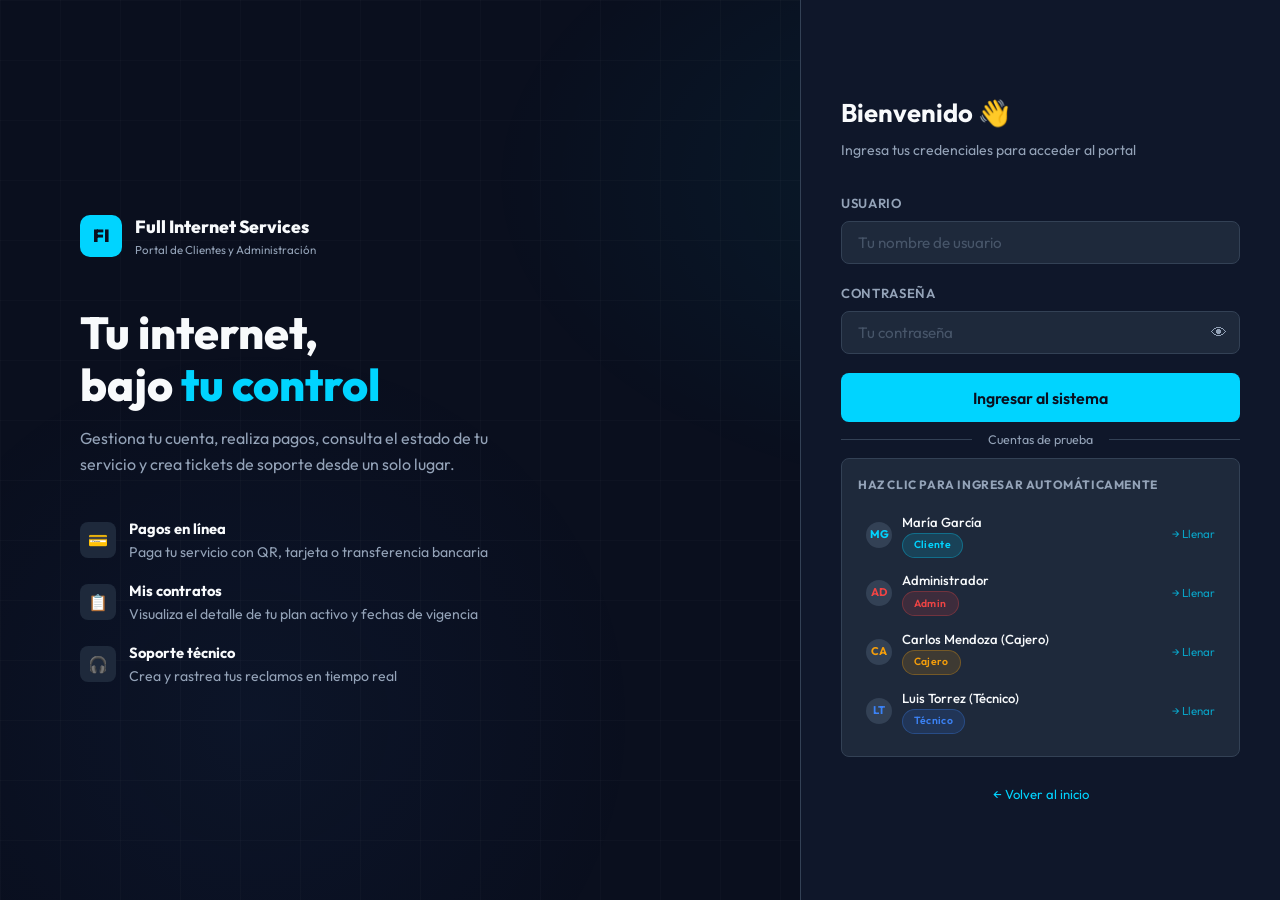
<file: src/FS.Web/fullinternetservices/pages/dashboard-tecnico.html>
<!DOCTYPE html>
<html lang="es">
<head>
  <meta charset="UTF-8">
  <meta name="viewport" content="width=device-width, initial-scale=1.0">
  <title>Panel Técnico — Full Internet Services</title>
  <link rel="stylesheet" href="../css/styles.css">
</head>
<body>
<div class="app-layout">
  <aside class="sidebar" id="sidebar"></aside>
  <div class="main-content">
    <header class="topbar">
      <button class="topbar__hamburger btn" id="hamburger">☰</button>
      <div>
        <div class="topbar__title" id="tecTitle">Panel Técnico</div>
        <div class="topbar__meta" id="tecDate"></div>
      </div>
    </header>
    <main class="page" id="pageContent">
      <div class="loading-state"><div class="spinner"></div></div>
    </main>
  </div>
</div>

<!-- UPDATE STATUS MODAL -->
<div class="modal-overlay" id="updateModal">
  <div class="modal">
    <div class="modal__header">
      <div class="modal__title" id="updateTitle">Actualizar Reclamo</div>
      <button class="modal__close" onclick="document.getElementById('updateModal').classList.remove('open')">✕</button>
    </div>
    <div id="updateContent"></div>
  </div>
</div>

<script src="../js/data.js"></script>
<script src="../js/sidebar.js"></script>
<script>
Auth.requireRole('Tecnico');
const user = Auth.currentUser();
document.getElementById('tecTitle').textContent = `${user.nombre.split(' ')[0]} — Técnico`;
document.getElementById('tecDate').textContent = new Date().toLocaleDateString('es-BO',{weekday:'long',year:'numeric',month:'long',day:'numeric'});
renderSidebar('home');

async function loadTecnico() {
  const reclamos = await API.getAllReclamos();
  const misReclamos = reclamos.filter(r => r.tecnicoId === user.id);
  const activos    = misReclamos.filter(r => r.estado !== 'Resuelto');
  const resueltos  = misReclamos.filter(r => r.estado === 'Resuelto');
  const pct = misReclamos.length ? Math.round(resueltos.length/misReclamos.length*100) : 0;
  const calificaciones = resueltos.filter(r=>r.calificacion).map(r=>r.calificacion);
  const avgCal = calificaciones.length ? (calificaciones.reduce((s,c)=>s+c,0)/calificaciones.length).toFixed(1) : '—';

  document.getElementById('pageContent').innerHTML = `
    <div class="fade-in">
      <div class="page-header">
        <h2>Mis Reclamos Asignados</h2>
        <p>Bienvenido, ${user.nombre}. Aquí están tus reclamos activos y tu historial.</p>
      </div>

      <div class="grid-4 mb-3">
        <div class="stat-card stat-card--cyan">
          <div class="stat-card__label">Asignados a mí</div>
          <div class="stat-card__value">${misReclamos.length}</div>
          <div class="stat-card__icon">🎧</div>
        </div>
        <div class="stat-card stat-card--yellow">
          <div class="stat-card__label">Activos</div>
          <div class="stat-card__value">${activos.length}</div>
          <div class="stat-card__icon">🔧</div>
        </div>
        <div class="stat-card stat-card--green">
          <div class="stat-card__label">Resueltos</div>
          <div class="stat-card__value">${resueltos.length}</div>
          <div class="stat-card__icon">✅</div>
        </div>
        <div class="stat-card">
          <div class="stat-card__label">Calificación promedio</div>
          <div class="stat-card__value">${avgCal !== '—' ? `${avgCal} ⭐` : '—'}</div>
          <div class="stat-card__icon">⭐</div>
        </div>
      </div>

      ${activos.length >= 5 ? `<div class="alert alert--warning mb-2"><span>⚠️</span> Tienes ${activos.length} reclamos activos. Límite máximo: 5.</div>` : ''}

      <!-- Active reclamos -->
      <div class="section">
        <div class="section-header">
          <span class="section-title">🔧 Reclamos Activos (${activos.length}/5)</span>
        </div>
        ${activos.length === 0 ? `
          <div class="empty-state" style="padding:2rem"><div class="empty-state__icon">🎉</div><h3>¡Sin reclamos activos!</h3><p>Todos tus reclamos están resueltos.</p></div>
        ` : activos.map(r => `
        <div class="card mb-2">
          <div style="display:flex;align-items:flex-start;gap:1rem;flex-wrap:wrap">
            <div style="flex:1;min-width:180px">
              <div style="display:flex;gap:0.5rem;align-items:center;flex-wrap:wrap;margin-bottom:0.5rem">
                <span class="mono" style="font-size:0.75rem;color:var(--text-muted)">#${String(r.id).padStart(4,'0')}</span>
                ${tipoBadge(r.tipo)}
                ${estadoBadge(r.estado)}
              </div>
              <div style="font-weight:700;color:var(--white);font-size:0.95rem;margin-bottom:0.3rem">${r.titulo}</div>
              <div style="font-size:0.82rem;color:var(--text-muted);margin-bottom:0.5rem">${r.cliente?.nombre} · ${formatDate(r.fecha)}</div>
              <div style="font-size:0.85rem;color:var(--text-muted)">${r.descripcion}</div>
              ${r.observacion ? `<div class="alert alert--info mt-2" style="margin-bottom:0;padding:0.6rem 0.8rem;font-size:0.82rem"><span>📝</span> ${r.observacion}</div>` : ''}
            </div>
            <div style="display:flex;flex-direction:column;gap:0.5rem">
              <button class="btn btn--primary btn--sm" onclick="openUpdate(${r.id})">Actualizar</button>
            </div>
          </div>
        </div>`).join('')}
      </div>

      <!-- Resolved history -->
      <div class="section">
        <div class="section-header">
          <span class="section-title">✅ Historial Resueltos (${resueltos.length})</span>
        </div>
        ${resueltos.length === 0 ? '<p style="color:var(--text-muted);font-size:0.88rem">Sin reclamos resueltos aún.</p>' : `
        <div class="table-wrap">
          <table class="table">
            <thead><tr><th>#</th><th>Título</th><th>Cliente</th><th>Tipo</th><th>Calificación</th><th>Fecha</th></tr></thead>
            <tbody>
              ${resueltos.map(r => `<tr>
                <td class="mono" style="font-size:0.75rem;color:var(--text-muted)">#${String(r.id).padStart(4,'0')}</td>
                <td style="font-size:0.85rem">${r.titulo}</td>
                <td style="font-size:0.85rem">${r.cliente?.nombre}</td>
                <td>${tipoBadge(r.tipo)}</td>
                <td>${r.calificacion ? '⭐'.repeat(r.calificacion) : '<span style="color:var(--text-muted)">Sin calificar</span>'}</td>
                <td style="color:var(--text-muted);font-size:0.8rem">${formatDate(r.fecha)}</td>
              </tr>`).join('')}
            </tbody>
          </table>
        </div>`}
      </div>
    </div>
  `;
  window._allReclamos = reclamos;
}

function openUpdate(id) {
  const r = window._allReclamos.find(x => x.id === id);
  document.getElementById('updateTitle').textContent = `#${String(r.id).padStart(4,'0')} — ${r.titulo}`;
  document.getElementById('updateContent').innerHTML = `
    <div style="display:flex;flex-direction:column;gap:1rem">
      <div style="background:var(--navy-3);border-radius:var(--radius-sm);padding:1rem;font-size:0.85rem">
        <div><span style="color:var(--text-muted)">Cliente:</span> <strong style="color:var(--white)">${r.cliente?.nombre}</strong></div>
        <div style="margin-top:0.3rem"><span style="color:var(--text-muted)">Descripción:</span> <span style="color:var(--white)">${r.descripcion}</span></div>
      </div>
      <div class="form-group">
        <label class="form-label">Nuevo Estado</label>
        <select class="form-select" id="nuevoEstado">
          <option value="Recibido" ${r.estado==='Recibido'?'selected':''}>📥 Recibido</option>
          <option value="En Proceso" ${r.estado==='En Proceso'?'selected':''}>🔧 En Proceso</option>
          <option value="Resuelto" ${r.estado==='Resuelto'?'selected':''}>✅ Resuelto</option>
        </select>
      </div>
      <div class="form-group">
        <label class="form-label">Observación / Solución aplicada</label>
        <textarea class="form-textarea" id="nuevaObs" placeholder="Describe qué hiciste para resolver el problema...">${r.observacion||''}</textarea>
      </div>
      <div class="flex gap-2">
        <button class="btn btn--ghost btn--full" onclick="document.getElementById('updateModal').classList.remove('open')">Cancelar</button>
        <button class="btn btn--primary btn--full" id="saveUpdateBtn" onclick="saveUpdate(${r.id})">Guardar Cambios</button>
      </div>
    </div>
  `;
  document.getElementById('updateModal').classList.add('open');
}

async function saveUpdate(id) {
  const estado = document.getElementById('nuevoEstado').value;
  const obs    = document.getElementById('nuevaObs').value.trim();
  const btn    = document.getElementById('saveUpdateBtn');
  setLoading(btn, true);
  try {
    await API.updateReclamoEstado(id, estado, obs);
    document.getElementById('updateModal').classList.remove('open');
    showToast(`Reclamo actualizado: ${estado}`);
    loadTecnico();
  } catch(e) { showToast(e.message, 'error'); setLoading(btn, false); }
}

loadTecnico();
</script>
</body>
</html>
</file>
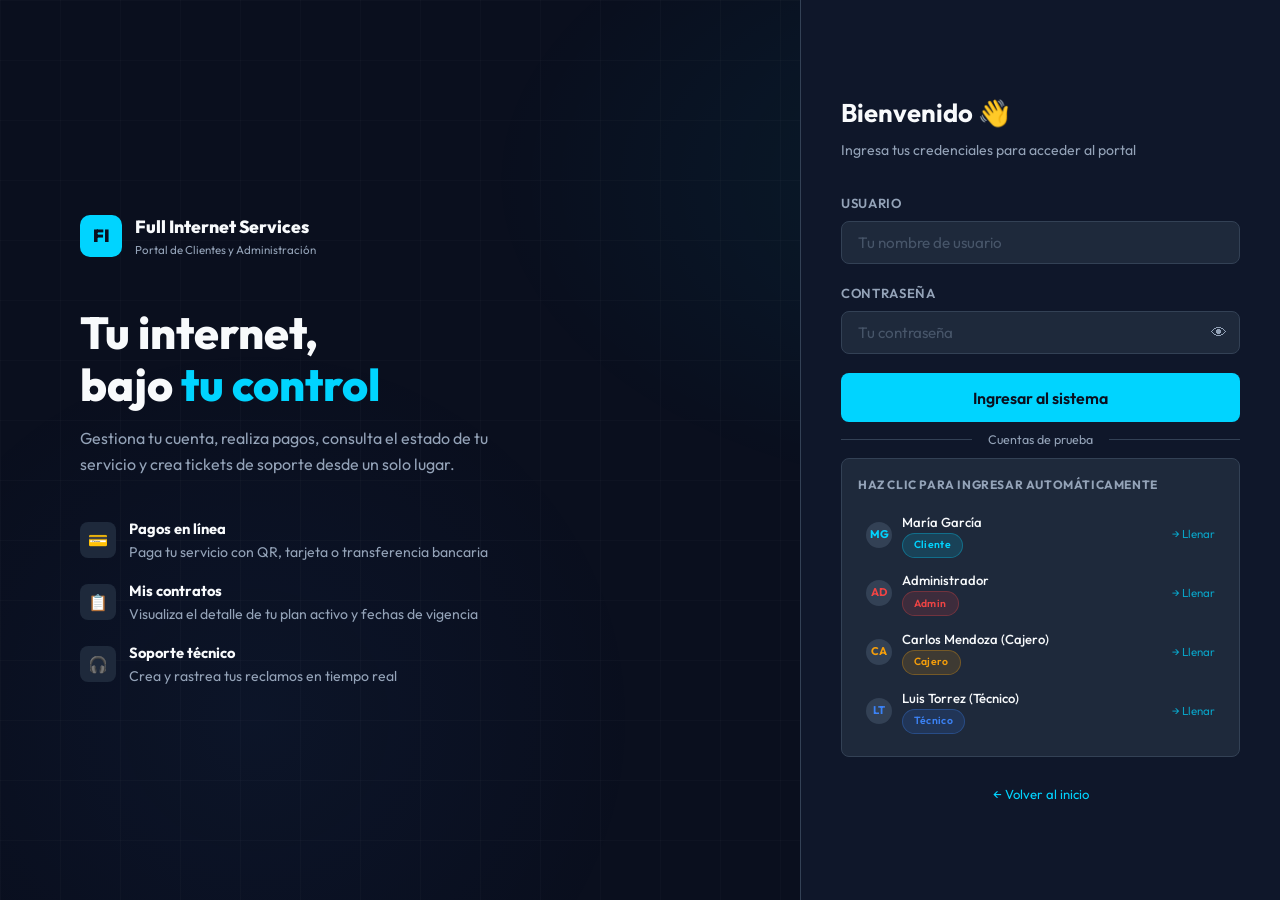
<file: src/FS.Web/fullinternetservices/pages/mis-contratos.html>
<!DOCTYPE html>
<html lang="es">
<head>
  <meta charset="UTF-8">
  <meta name="viewport" content="width=device-width, initial-scale=1.0">
  <title>Mis Contratos — Full Internet Services</title>
  <link rel="stylesheet" href="../css/styles.css">
</head>
<body>
<div class="app-layout">
  <aside class="sidebar" id="sidebar"></aside>
  <div class="main-content">
    <header class="topbar">
      <button class="topbar__hamburger btn" id="hamburger">☰</button>
      <div class="topbar__title">📋 Mis Contratos</div>
    </header>
    <main class="page" id="pageContent">
      <div class="loading-state"><div class="spinner"></div></div>
    </main>
  </div>
</div>

<script src="../js/data.js"></script>
<script src="../js/sidebar.js"></script>
<script>
Auth.requireRole('Cliente');
const user = Auth.currentUser();
renderSidebar('contratos');

async function loadContratos() {
  const contratos = await API.getContratosByCliente(user.clienteId);
  document.getElementById('pageContent').innerHTML = `
    <div class="fade-in">
      <div class="page-header">
        <h2>Mis Contratos</h2>
        <p>Detalle de los servicios contratados y su vigencia</p>
      </div>
      ${contratos.length === 0 ? `
        <div class="empty-state"><div class="empty-state__icon">📋</div><h3>Sin contratos</h3><p>No tienes servicios contratados.</p><a href="../index.html#planes" class="btn btn--primary mt-2">Ver Planes Disponibles</a></div>
      ` : contratos.map(c => {
        const inicio = new Date(c.fechaInicio);
        const fin    = new Date(c.fechaFin);
        const hoy    = new Date();
        const totalDias = Math.ceil((fin - inicio) / 86400000);
        const diasPasados = Math.ceil((hoy - inicio) / 86400000);
        const pct = Math.min(100, Math.max(0, Math.round(diasPasados / totalDias * 100)));
        const diasRestantes = Math.max(0, Math.ceil((fin - hoy) / 86400000));

        return `
        <div class="card mb-2">
          <div style="display:flex;align-items:flex-start;gap:1rem;flex-wrap:wrap">
            <div style="font-size:3rem">${iconoTipo(c.plan?.tipo)}</div>
            <div style="flex:1;min-width:200px">
              <div style="display:flex;align-items:center;gap:0.7rem;flex-wrap:wrap;margin-bottom:0.5rem">
                <h3 style="color:var(--white)">${c.plan?.nombre}</h3>
                ${estadoBadge(c.estado)}
                <span class="badge badge--cyan">${c.plan?.tipo}</span>
              </div>
              <div style="font-size:0.82rem;color:var(--text-muted);margin-bottom:0.3rem">N° Contrato: <span class="mono" style="color:var(--cyan)">${c.nroContrato}</span></div>
              <div style="display:grid;grid-template-columns:repeat(auto-fill,minmax(160px,1fr));gap:0.8rem;margin-top:1rem">
                <div><div style="font-size:0.75rem;color:var(--text-muted);text-transform:uppercase;letter-spacing:0.05em">Velocidad</div><div style="font-size:1.5rem;font-weight:800;color:var(--cyan)">${c.plan?.velocidad}</div></div>
                <div><div style="font-size:0.75rem;color:var(--text-muted);text-transform:uppercase;letter-spacing:0.05em">Mensualidad</div><div style="font-size:1.2rem;font-weight:700;color:var(--white)">${formatCurrency(c.montoMensual)}</div></div>
                <div><div style="font-size:0.75rem;color:var(--text-muted);text-transform:uppercase;letter-spacing:0.05em">Inicio</div><div style="color:var(--white)">${formatDate(c.fechaInicio)}</div></div>
                <div><div style="font-size:0.75rem;color:var(--text-muted);text-transform:uppercase;letter-spacing:0.05em">Vencimiento</div><div style="color:${diasRestantes < 30 ? 'var(--yellow)' : 'var(--white)'}">
                  ${formatDate(c.fechaFin)}
                  ${diasRestantes < 30 ? `<span class="badge badge--yellow" style="font-size:0.65rem;margin-left:0.3rem">${diasRestantes} días</span>` : ''}
                </div></div>
              </div>
              <!-- Progress -->
              <div style="margin-top:1.2rem">
                <div style="display:flex;justify-content:space-between;font-size:0.78rem;color:var(--text-muted);margin-bottom:0.3rem">
                  <span>Progreso del contrato</span>
                  <span>${pct}% completado</span>
                </div>
                <div class="progress-bar"><div class="progress-bar__fill" style="width:${pct}%;background:${pct > 80 ? 'var(--yellow)' : 'var(--cyan)'}"></div></div>
              </div>
            </div>
          </div>
          <div style="margin-top:1.2rem;padding-top:1.2rem;border-top:1px solid var(--navy-4);display:flex;gap:0.8rem;flex-wrap:wrap">
            <a href="mis-pagos.html" class="btn btn--primary btn--sm">💳 Ver Pagos</a>
            <a href="mis-reclamos.html" class="btn btn--secondary btn--sm">🎧 Soporte</a>
          </div>
        </div>
        `;
      }).join('')}
    </div>
  `;
}

loadContratos();
</script>
</body>
</html>
</file>
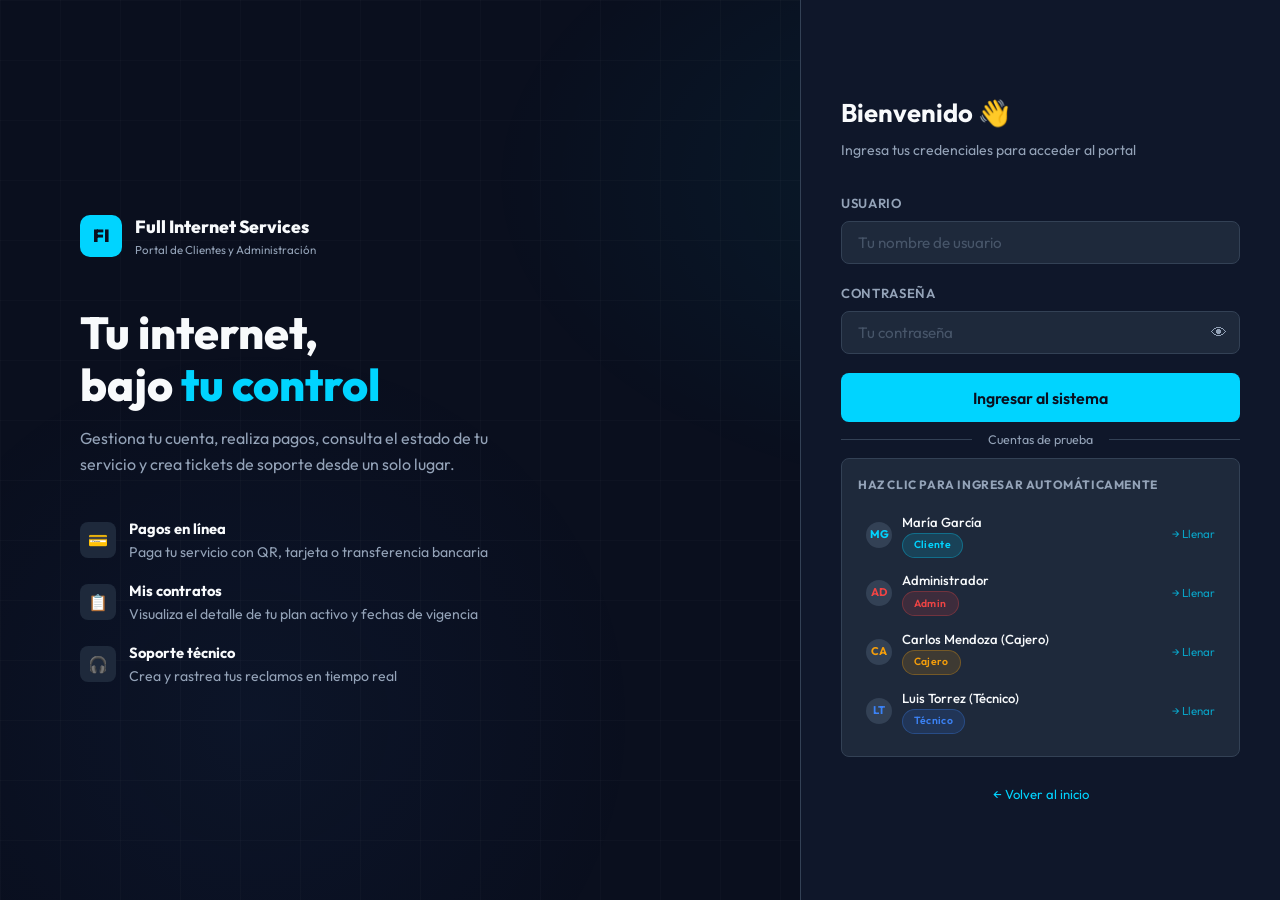
<file: src/FS.Web/fullinternetservices/pages/mis-pagos.html>
<!DOCTYPE html>
<html lang="es">
<head>
  <meta charset="UTF-8">
  <meta name="viewport" content="width=device-width, initial-scale=1.0">
  <title>Mis Pagos — Full Internet Services</title>
  <link rel="stylesheet" href="../css/styles.css">
  <style>
    .payment-method-grid { display: grid; grid-template-columns: repeat(4,1fr); gap: 0.7rem; }
    .pm-btn {
      background: var(--navy-3); border: 2px solid var(--navy-4);
      border-radius: var(--radius-sm); padding: 0.8rem 0.5rem;
      text-align: center; cursor: pointer; transition: all var(--transition);
      color: var(--text-muted); font-size: 0.8rem; font-weight: 600;
    }
    .pm-btn:hover { border-color: var(--cyan); color: var(--white); }
    .pm-btn.selected { border-color: var(--cyan); background: var(--cyan-glow); color: var(--cyan); }
    .pm-btn__icon { font-size: 1.5rem; display: block; margin-bottom: 0.3rem; }
    .receipt-card {
      background: var(--navy-2); border: 1px solid var(--green);
      border-radius: var(--radius); padding: 2rem; text-align: center;
      box-shadow: 0 0 30px rgba(16,185,129,0.1);
    }
    .receipt-icon { font-size: 3.5rem; margin-bottom: 1rem; }
    .receipt-number { font-family: var(--mono); font-size: 1.1rem; color: var(--cyan); margin: 0.5rem 0; }
    @media(max-width:600px){ .payment-method-grid{grid-template-columns:repeat(2,1fr)} }
  </style>
</head>
<body>
<div class="app-layout">
  <aside class="sidebar" id="sidebar"></aside>
  <div class="main-content">
    <header class="topbar">
      <button class="topbar__hamburger btn" id="hamburger">☰</button>
      <div class="topbar__title">💳 Mis Pagos</div>
    </header>
    <main class="page" id="pageContent">
      <div class="loading-state"><div class="spinner"></div></div>
    </main>
  </div>
</div>

<!-- PAYMENT MODAL -->
<div class="modal-overlay" id="payModal">
  <div class="modal">
    <div class="modal__header">
      <div class="modal__title" id="payModalTitle">Realizar Pago</div>
      <button class="modal__close" onclick="closePayModal()">✕</button>
    </div>
    <div id="payModalContent"></div>
  </div>
</div>

<!-- RECEIPT MODAL -->
<div class="modal-overlay" id="receiptModal">
  <div class="modal">
    <div class="modal__header">
      <div class="modal__title">✓ Pago Realizado</div>
      <button class="modal__close" onclick="closeReceiptModal()">✕</button>
    </div>
    <div id="receiptContent"></div>
  </div>
</div>

<script src="../js/data.js"></script>
<script src="../js/sidebar.js"></script>
<script>
Auth.requireRole('Cliente');
const user = Auth.currentUser();
renderSidebar('pagos');

let selectedMethod = null;
let currentPago = null;

async function loadPagos() {
  const pagos = await API.getPagosByCliente(user.clienteId);
  const contratos = await API.getContratosByCliente(user.clienteId);
  const pendientes = pagos.filter(p => p.estado !== 'Pagado');
  const pagados    = pagos.filter(p => p.estado === 'Pagado');
  const enMora = pendientes.some(p => p.estado === 'Mora');

  document.getElementById('pageContent').innerHTML = `
    <div class="fade-in">
      <div class="page-header">
        <h2>Mis Pagos</h2>
        <p>Historial de pagos y mensualidades pendientes</p>
      </div>

      ${enMora ? `<div class="mora-banner">
        <div class="mora-banner__icon">⚠️</div>
        <div><div class="mora-banner__title">Tienes pagos en mora</div><div class="mora-banner__desc">Regulariza tu cuenta para evitar la suspensión del servicio. La mora se aplica a partir del día 12 de cada mes.</div></div>
      </div>` : ''}

      <!-- PENDING -->
      ${pendientes.length > 0 ? `
      <div class="section">
        <div class="section-title mb-2">Pagos Pendientes / Mora</div>
        <div class="table-wrap">
          <table class="table">
            <thead><tr>
              <th>Período</th><th>Monto</th><th>Estado</th><th>Acción</th>
            </tr></thead>
            <tbody>
              ${pendientes.map(p => `
              <tr>
                <td><strong style="color:var(--white)">${p.mes}</strong></td>
                <td><strong style="color:var(--white)">${formatCurrency(p.monto)}</strong></td>
                <td>${estadoBadge(p.estado)}</td>
                <td><button class="btn btn--primary btn--sm" onclick="openPayModal(${p.id}, '${p.mes}', ${p.monto}, ${p.contratoId})">Pagar</button></td>
              </tr>`).join('')}
            </tbody>
          </table>
        </div>
      </div>` : `<div class="alert alert--success mb-3"><span>✓</span> ¡Felicitaciones! Estás al día con todos tus pagos.</div>`}

      <!-- HISTORY -->
      <div class="section">
        <div class="section-title mb-2">Historial de Pagos</div>
        ${pagados.length > 0 ? `
        <div class="table-wrap">
          <table class="table">
            <thead><tr>
              <th>Período</th><th>Fecha de Pago</th><th>Método</th><th>Monto</th><th>Estado</th><th>Recibo</th>
            </tr></thead>
            <tbody>
              ${pagados.map(p => `
              <tr>
                <td>${p.mes}</td>
                <td style="color:var(--text-muted)">${formatDate(p.fecha)}</td>
                <td><span class="badge badge--gray">${p.metodo}</span></td>
                <td><strong style="color:var(--white)">${formatCurrency(p.monto)}</strong></td>
                <td>${estadoBadge(p.estado)}</td>
                <td><span class="mono" style="font-size:0.8rem;color:var(--cyan)">${p.recibo}</span></td>
              </tr>`).join('')}
            </tbody>
          </table>
        </div>` : `<div class="empty-state"><div class="empty-state__icon">💳</div><h3>Sin pagos registrados</h3></div>`}
      </div>
    </div>
  `;
}

function openPayModal(pagoId, mes, monto, contratoId) {
  currentPago = { pagoId, mes, monto, contratoId };
  selectedMethod = null;
  document.getElementById('payModalTitle').textContent = `Pagar — ${mes}`;
  document.getElementById('payModalContent').innerHTML = `
    <div class="flex items-center justify-between mb-3 card" style="background:var(--navy-3);padding:1rem">
      <span style="color:var(--text-muted)">Total a pagar:</span>
      <span style="font-size:1.6rem;font-weight:800;color:var(--cyan)">${formatCurrency(monto)}</span>
    </div>
    <div class="form-group">
      <label class="form-label">Método de Pago</label>
      <div class="payment-method-grid">
        ${[['qr','📲','Código QR'],['transferencia','🏦','Transferencia'],['efectivo','💵','Efectivo'],['tarjeta','💳','Tarjeta']].map(([val,icon,label])=>`
        <div class="pm-btn" data-method="${val}" onclick="selectMethod('${val}')">
          <span class="pm-btn__icon">${icon}</span>${label}
        </div>`).join('')}
      </div>
    </div>
    <div id="methodDetail" class="mt-2"></div>
    <button class="btn btn--primary btn--full btn--lg mt-3" id="confirmPayBtn" onclick="confirmarPago()" disabled>
      Confirmar Pago
    </button>
    <p style="text-align:center;font-size:0.75rem;color:var(--text-muted);margin-top:0.8rem">
      🔒 Pago seguro. Recibirás tu comprobante inmediatamente.
    </p>
  `;
  document.getElementById('payModal').classList.add('open');
}

function selectMethod(method) {
  selectedMethod = method;
  document.querySelectorAll('.pm-btn').forEach(b => b.classList.toggle('selected', b.dataset.method === method));
  document.getElementById('confirmPayBtn').disabled = false;
  const methodDetails = {
    qr: `<div class="card" style="text-align:center;padding:1.5rem;background:var(--navy-3)"><div style="font-size:3rem">📲</div><p style="margin-top:0.5rem;font-size:0.85rem">Escanea el código QR desde tu app bancaria para realizar el pago</p><div style="background:white;width:120px;height:120px;margin:1rem auto;border-radius:8px;display:flex;align-items:center;justify-content:center;font-size:0.7rem;color:#333">QR Simulado</div></div>`,
    transferencia: `<div class="card" style="background:var(--navy-3);padding:1rem;font-size:0.85rem"><div style="font-weight:700;color:var(--white);margin-bottom:0.5rem">Datos bancarios:</div><div style="color:var(--text-muted)">Banco: <span style="color:var(--white)">BNB</span></div><div style="color:var(--text-muted)">Cuenta: <span class="mono" style="color:var(--cyan)">123-4567890-0</span></div><div style="color:var(--text-muted)">Titular: <span style="color:var(--white)">Full Internet Services S.R.L.</span></div><div style="color:var(--text-muted);margin-top:0.5rem;font-size:0.78rem">⚠ Referencia: Tu N° de contrato</div></div>`,
    efectivo: `<div class="alert alert--info"><span>📍</span> Acércate a nuestras oficinas en Av. Camacho 123, La Paz. Horario: L-V 8:00-18:00, S 9:00-13:00</div>`,
    tarjeta: `<div style="display:flex;flex-direction:column;gap:0.8rem"><div class="form-group"><label class="form-label">Número de Tarjeta</label><input class="form-input" placeholder="1234 5678 9012 3456" maxlength="19"></div><div class="form-grid"><div class="form-group"><label class="form-label">Vencimiento</label><input class="form-input" placeholder="MM/AA" maxlength="5"></div><div class="form-group"><label class="form-label">CVV</label><input class="form-input" placeholder="123" maxlength="3" type="password"></div></div></div>`,
  };
  document.getElementById('methodDetail').innerHTML = methodDetails[method] || '';
}

async function confirmarPago() {
  if (!selectedMethod) return;
  const btn = document.getElementById('confirmPayBtn');
  setLoading(btn, true);
  try {
    const result = await API.registrarPago(currentPago.contratoId, user.clienteId, currentPago.mes, selectedMethod, currentPago.monto);
    closePayModal();
    showReceipt(result);
    loadPagos();
  } catch(e) {
    showToast(e.message, 'error');
    setLoading(btn, false);
  }
}

function showReceipt(pago) {
  document.getElementById('receiptContent').innerHTML = `
    <div class="receipt-card">
      <div class="receipt-icon">✅</div>
      <h3 style="color:var(--white)">¡Pago Exitoso!</h3>
      <p style="margin:0.5rem 0">Tu servicio se mantiene activo</p>
      <div class="receipt-number">${pago.recibo}</div>
      <div style="background:var(--navy-3);border-radius:var(--radius-sm);padding:1rem;margin-top:1rem;text-align:left;font-size:0.85rem">
        <div style="display:flex;justify-content:space-between;padding:0.3rem 0;border-bottom:1px solid var(--navy-4)">
          <span style="color:var(--text-muted)">Período:</span><span style="color:var(--white)">${pago.mes}</span>
        </div>
        <div style="display:flex;justify-content:space-between;padding:0.3rem 0;border-bottom:1px solid var(--navy-4)">
          <span style="color:var(--text-muted)">Monto:</span><span style="color:var(--cyan);font-weight:700">${formatCurrency(pago.monto)}</span>
        </div>
        <div style="display:flex;justify-content:space-between;padding:0.3rem 0;border-bottom:1px solid var(--navy-4)">
          <span style="color:var(--text-muted)">Método:</span><span style="color:var(--white)">${pago.metodo}</span>
        </div>
        <div style="display:flex;justify-content:space-between;padding:0.3rem 0">
          <span style="color:var(--text-muted)">Fecha:</span><span style="color:var(--white)">${formatDate(pago.fecha)}</span>
        </div>
      </div>
      <button class="btn btn--ghost btn--full mt-2" onclick="closeReceiptModal()">Cerrar</button>
    </div>
  `;
  document.getElementById('receiptModal').classList.add('open');
}

function closePayModal()    { document.getElementById('payModal').classList.remove('open'); }
function closeReceiptModal(){ document.getElementById('receiptModal').classList.remove('open'); }

loadPagos();
</script>
</body>
</html>
</file>
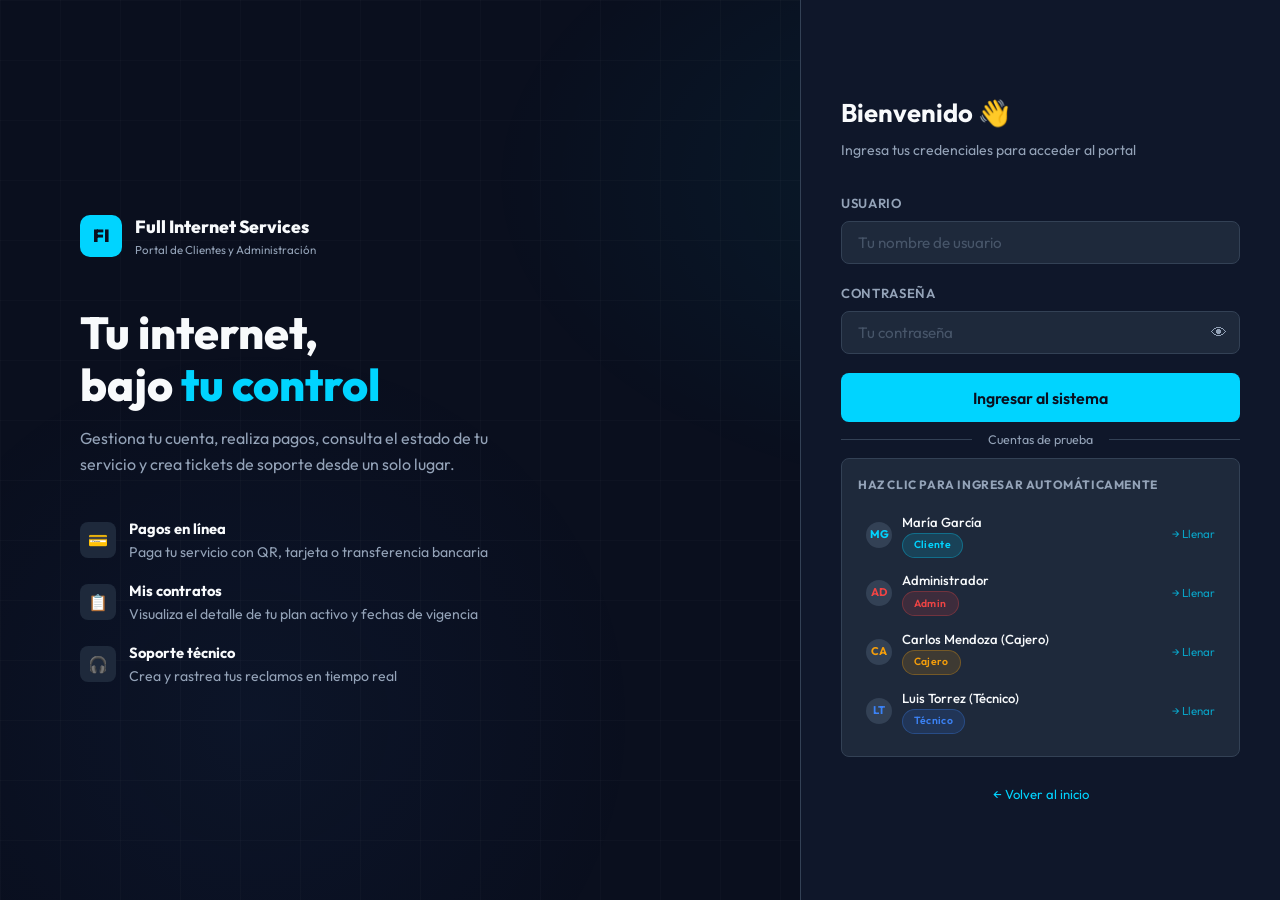
<file: src/FS.Web/fullinternetservices/pages/mis-reclamos.html>
<!DOCTYPE html>
<html lang="es">
<head>
  <meta charset="UTF-8">
  <meta name="viewport" content="width=device-width, initial-scale=1.0">
  <title>Mis Reclamos — Full Internet Services</title>
  <link rel="stylesheet" href="../css/styles.css">
  <style>
    .reclamo-card {
      background: var(--navy-2); border: 1px solid var(--navy-4);
      border-radius: var(--radius); padding: 1.3rem; margin-bottom: 0.8rem;
      transition: border-color var(--transition);
    }
    .reclamo-card:hover { border-color: rgba(0,212,255,0.25); }
    .reclamo-card__header { display:flex;align-items:center;gap:1rem;margin-bottom:0.7rem; }
    .reclamo-id { font-family:var(--mono);font-size:0.75rem;color:var(--text-muted); }
    .reclamo-title { font-weight:700;color:var(--white);font-size:0.95rem; }
    .reclamo-desc { font-size:0.85rem;color:var(--text-muted);margin:0.5rem 0; }
    .reclamo-footer { display:flex;align-items:center;gap:0.8rem;flex-wrap:wrap;font-size:0.78rem;color:var(--text-muted); }
    .tipo-label { display:flex;gap:0.5rem;align-items:center; }
    .tipo-label span { width: 8px;height:8px;border-radius:50%; }
  </style>
</head>
<body>
<div class="app-layout">
  <aside class="sidebar" id="sidebar"></aside>
  <div class="main-content">
    <header class="topbar">
      <button class="topbar__hamburger btn" id="hamburger">☰</button>
      <div class="topbar__title">🎧 Mis Reclamos</div>
      <button class="btn btn--primary btn--sm" onclick="openNewReclamo()">+ Nuevo Reclamo</button>
    </header>
    <main class="page" id="pageContent">
      <div class="loading-state"><div class="spinner"></div></div>
    </main>
  </div>
</div>

<!-- NEW RECLAMO MODAL -->
<div class="modal-overlay" id="reclamoModal">
  <div class="modal">
    <div class="modal__header">
      <div class="modal__title">🎧 Crear Solicitud de Soporte</div>
      <button class="modal__close" onclick="closeModal()">✕</button>
    </div>
    <form id="reclamoForm" onsubmit="submitReclamo(event)" style="display:flex;flex-direction:column;gap:1rem">
      <div class="alert alert--info"><span>ℹ</span> Nuestro equipo técnico responderá en un plazo máximo de 24 horas hábiles.</div>
      <div class="form-group">
        <label class="form-label">Título del Problema *</label>
        <input type="text" class="form-input" id="rTitle" placeholder="Ej: Sin conexión a internet" required maxlength="100">
      </div>
      <div class="form-group">
        <label class="form-label">Descripción Detallada *</label>
        <textarea class="form-textarea" id="rDesc" placeholder="Describe el problema con el mayor detalle posible: cuándo empezó, qué ves en tu equipo, etc." required minlength="20"></textarea>
      </div>
      <div class="form-group">
        <label class="form-label">Tipo de Problema</label>
        <select class="form-select" id="rTipo">
          <option value="Leve">🟢 Leve — Problema menor, funciona parcialmente</option>
          <option value="Medio" selected>🟡 Medio — Sin servicio o muy lento</option>
          <option value="Complejo">🔴 Complejo — Daño en equipos o corte total</option>
        </select>
      </div>
      <div class="flex gap-2">
        <button type="button" class="btn btn--ghost btn--full" onclick="closeModal()">Cancelar</button>
        <button type="submit" class="btn btn--primary btn--full" id="submitBtn">Enviar Reclamo</button>
      </div>
    </form>
  </div>
</div>

<!-- CALIFICAR MODAL -->
<div class="modal-overlay" id="calModal">
  <div class="modal">
    <div class="modal__header">
      <div class="modal__title">⭐ Calificar Servicio</div>
      <button class="modal__close" onclick="document.getElementById('calModal').classList.remove('open')">✕</button>
    </div>
    <div style="text-align:center;padding:1rem">
      <p style="margin-bottom:1.5rem">¿Cómo calificarías la atención recibida?</p>
      <div class="stars" style="justify-content:center;margin-bottom:1.5rem" id="starContainer">
        ${[1,2,3,4,5].map(n=>`<span class="star" data-val="${n}" onclick="setStar(${n})">☆</span>`).join('')}
      </div>
      <button class="btn btn--primary btn--full" id="submitCalBtn" onclick="submitCalificacion()" disabled>
        Enviar Calificación
      </button>
    </div>
  </div>
</div>

<script src="../js/data.js"></script>
<script src="../js/sidebar.js"></script>
<script>
Auth.requireRole('Cliente');
const user = Auth.currentUser();
renderSidebar('reclamos');

let calReclamoId = null;
let selectedStars = 0;

async function loadReclamos() {
  const reclamos = await API.getReclamosByCliente(user.clienteId);
  const stats = {
    total: reclamos.length,
    resueltos: reclamos.filter(r=>r.estado==='Resuelto').length,
    enProceso: reclamos.filter(r=>r.estado==='En Proceso').length,
    recibidos: reclamos.filter(r=>r.estado==='Recibido').length,
  };

  const estadoTimeline = {
    'Recibido':   { icon:'📥', step:1 },
    'En Proceso': { icon:'🔧', step:2 },
    'Resuelto':   { icon:'✅', step:3 },
  };

  document.getElementById('pageContent').innerHTML = `
    <div class="fade-in">
      <div class="page-header flex items-center justify-between">
        <div><h2>Mis Reclamos</h2><p>Solicitudes de soporte técnico y reclamos de facturación</p></div>
        <button class="btn btn--primary" onclick="openNewReclamo()">+ Nuevo Reclamo</button>
      </div>

      <!-- Stats -->
      <div class="grid-4 mb-3">
        <div class="stat-card"><div class="stat-card__label">Total</div><div class="stat-card__value">${stats.total}</div><div class="stat-card__icon">🎧</div></div>
        <div class="stat-card stat-card--yellow"><div class="stat-card__label">Recibidos</div><div class="stat-card__value">${stats.recibidos}</div><div class="stat-card__icon">📥</div></div>
        <div class="stat-card stat-card--cyan"><div class="stat-card__label">En Proceso</div><div class="stat-card__value">${stats.enProceso}</div><div class="stat-card__icon">🔧</div></div>
        <div class="stat-card stat-card--green"><div class="stat-card__label">Resueltos</div><div class="stat-card__value">${stats.resueltos}</div><div class="stat-card__icon">✅</div></div>
      </div>

      <!-- Reclamos list -->
      ${reclamos.length === 0 ? `
        <div class="empty-state">
          <div class="empty-state__icon">🎧</div>
          <h3>No tienes reclamos</h3>
          <p>¿Tienes algún problema con tu servicio? Crea una solicitud.</p>
          <button class="btn btn--primary mt-2" onclick="openNewReclamo()">Crear mi primer reclamo</button>
        </div>
      ` : reclamos.map(r => {
        const tl = estadoTimeline[r.estado] || {};
        const step = tl.step || 1;
        return `
        <div class="reclamo-card">
          <div class="reclamo-card__header">
            <span class="reclamo-id">#REC-${String(r.id).padStart(4,'0')}</span>
            ${tipoBadge(r.tipo)}
            ${estadoBadge(r.estado)}
            <span class="reclamo-footer" style="margin-left:auto">${formatDate(r.fecha)}</span>
          </div>
          <div class="reclamo-title">${r.titulo}</div>
          <div class="reclamo-desc">${r.descripcion}</div>

          <!-- Progress indicator -->
          <div class="steps mt-2">
            <div class="step ${step>=1?'done':''}">
              <div class="step__num">${step>1?'✓':'1'}</div>
              <div class="step__label">Recibido</div>
            </div>
            <div class="step__line"></div>
            <div class="step ${step>=2?(step>2?'done':'active'):''}">
              <div class="step__num">${step>2?'✓':'2'}</div>
              <div class="step__label">En Proceso</div>
            </div>
            <div class="step__line"></div>
            <div class="step ${step>=3?'done':''}">
              <div class="step__num">${step>2?'✓':'3'}</div>
              <div class="step__label">Resuelto</div>
            </div>
          </div>

          ${r.observacion ? `<div class="alert alert--success mt-2" style="margin-bottom:0"><span>🔧</span> <span><strong>Técnico:</strong> ${r.observacion}</span></div>` : ''}
          ${r.tecnicoId ? `<div style="font-size:0.78rem;color:var(--text-muted);margin-top:0.5rem">👤 Técnico asignado</div>` : ''}

          <!-- Rating -->
          ${r.estado==='Resuelto' ? `
          <div style="margin-top:0.8rem;padding-top:0.8rem;border-top:1px solid var(--navy-4)">
            ${r.calificacion ?
              `<div style="font-size:0.82rem;color:var(--text-muted)">Tu calificación: ${'⭐'.repeat(r.calificacion)}${'☆'.repeat(5-r.calificacion)} (${r.calificacion}/5)</div>` :
              `<div style="display:flex;align-items:center;gap:0.8rem;flex-wrap:wrap">
                <span style="font-size:0.82rem;color:var(--text-muted)">¿Quedaste satisfecho?</span>
                <button class="btn btn--secondary btn--sm" onclick="openCalModal(${r.id})">⭐ Calificar</button>
              </div>`}
          </div>` : ''}
        </div>
        `;
      }).join('')}
    </div>
  `;
}

function openNewReclamo() { document.getElementById('reclamoModal').classList.add('open'); }
function closeModal()     { document.getElementById('reclamoModal').classList.remove('open'); }

async function submitReclamo(e) {
  e.preventDefault();
  const title = document.getElementById('rTitle').value.trim();
  const desc  = document.getElementById('rDesc').value.trim();
  const tipo  = document.getElementById('rTipo').value;
  if (desc.length < 20) { showToast('La descripción debe tener al menos 20 caracteres', 'error'); return; }
  const btn = document.getElementById('submitBtn');
  setLoading(btn, true);
  try {
    await API.crearReclamo(user.clienteId, title, desc, tipo);
    closeModal();
    showToast('✓ Tu reclamo fue enviado. Te contactaremos pronto.');
    document.getElementById('reclamoForm').reset();
    loadReclamos();
  } catch(err) {
    showToast(err.message, 'error');
    setLoading(btn, false);
  }
}

function openCalModal(id) {
  calReclamoId = id; selectedStars = 0;
  document.querySelectorAll('#starContainer .star').forEach(s => { s.textContent = '☆'; s.classList.remove('active'); });
  document.getElementById('submitCalBtn').disabled = true;
  document.getElementById('calModal').classList.add('open');
}

function setStar(n) {
  selectedStars = n;
  document.querySelectorAll('#starContainer .star').forEach((s, i) => {
    s.textContent = i < n ? '⭐' : '☆';
    s.classList.toggle('active', i < n);
  });
  document.getElementById('submitCalBtn').disabled = false;
}

async function submitCalificacion() {
  if (!selectedStars || !calReclamoId) return;
  try {
    await API.calificarReclamo(calReclamoId, selectedStars);
    document.getElementById('calModal').classList.remove('open');
    showToast('¡Gracias por tu calificación! ' + '⭐'.repeat(selectedStars));
    loadReclamos();
  } catch(e) { showToast(e.message, 'error'); }
}

loadReclamos();
</script>
</body>
</html>
</file>
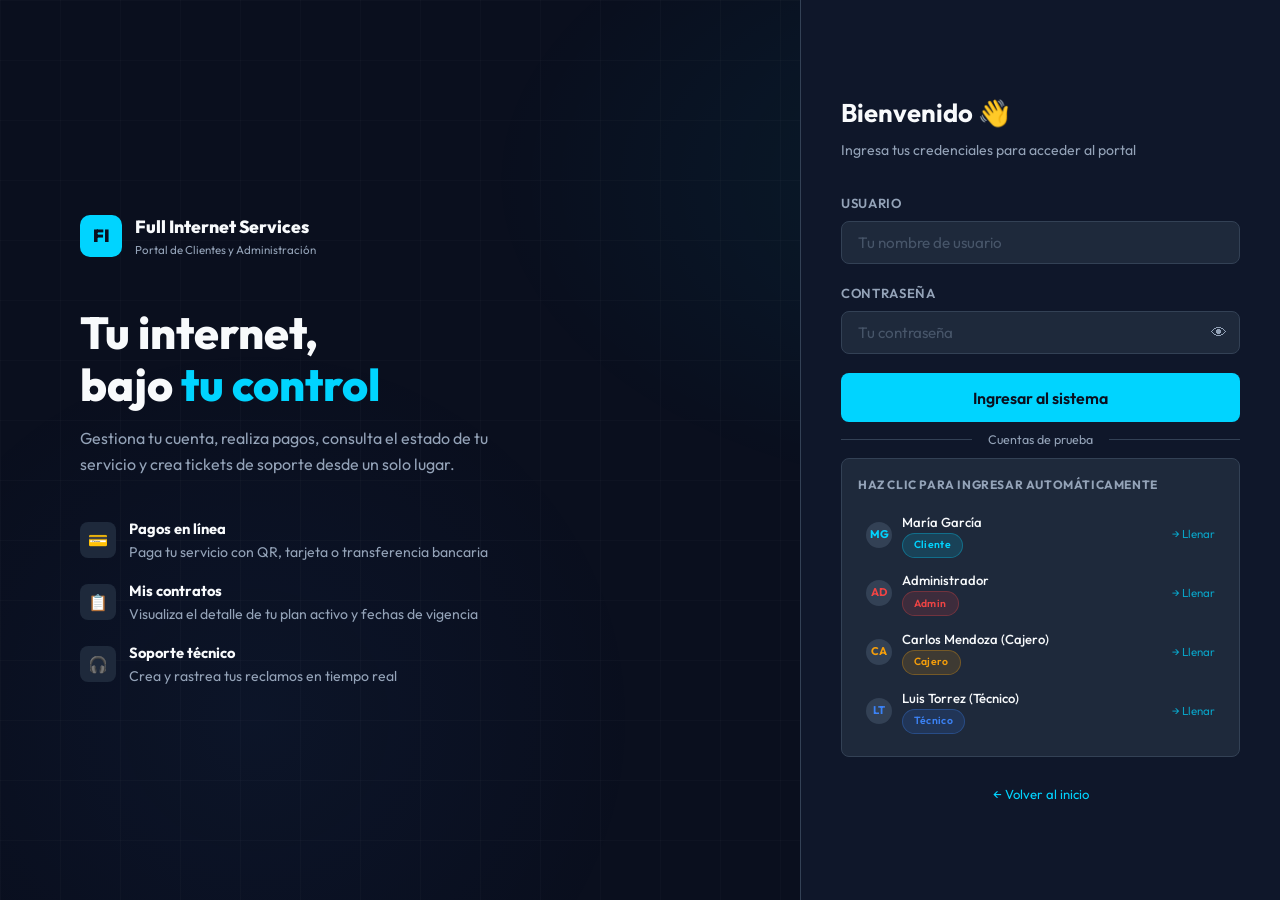
<file: src/FS.Web/fullinternetservices/pages/planes.html>
<!DOCTYPE html>
<html lang="es">
<head>
  <meta charset="UTF-8">
  <meta name="viewport" content="width=device-width, initial-scale=1.0">
  <title>Planes — Full Internet Services</title>
  <link rel="stylesheet" href="../css/styles.css">
  <style>
    .plan-type-filter { display:flex;gap:0.5rem;flex-wrap:wrap;margin-bottom:1.5rem; }
    .filter-btn {
      padding:0.4rem 1rem; border-radius:999px; font-size:0.82rem; font-weight:600;
      background:var(--navy-3); border:1px solid var(--navy-4); color:var(--text-muted);
      cursor:pointer; transition:all var(--transition);
    }
    .filter-btn:hover { color:var(--white); border-color:var(--navy-4); }
    .filter-btn.active { background:var(--cyan-glow); border-color:var(--cyan); color:var(--cyan); }
    .compare-bar {
      position:fixed; bottom:1.5rem; left:50%; transform:translateX(-50%);
      background:var(--navy-2); border:1px solid var(--cyan);
      border-radius:999px; padding:0.6rem 1.4rem;
      display:flex; align-items:center; gap:1rem;
      box-shadow:0 0 30px rgba(0,212,255,0.15);
      z-index:50; font-size:0.88rem;
      display:none;
    }
  </style>
</head>
<body>
<div class="app-layout">
  <aside class="sidebar" id="sidebar"></aside>
  <div class="main-content">
    <header class="topbar">
      <button class="topbar__hamburger btn" id="hamburger">☰</button>
      <div class="topbar__title">📡 Planes de Servicio</div>
    </header>
    <main class="page" id="pageContent">
      <div class="loading-state"><div class="spinner"></div></div>
    </main>
  </div>
</div>

<script src="../js/data.js"></script>
<script src="../js/sidebar.js"></script>
<script>
Auth.requireAuth();
const user = Auth.currentUser();
const roleMap = { Cliente:'home', Administrador:'planes', Cajero:'planes', Tecnico:'planes' };
renderSidebar('planes');

async function loadPlanes() {
  const planes = await API.getAllPlanes();
  const tipos  = [...new Set(planes.map(p => p.tipo))];

  document.getElementById('pageContent').innerHTML = `
    <div class="fade-in">
      <div class="page-header">
        <h2>Planes Disponibles</h2>
        <p>Todos los servicios y planes activos de Full Internet Services</p>
      </div>

      <!-- Filter tabs -->
      <div class="plan-type-filter" id="filterBtns">
        <button class="filter-btn active" data-tipo="all" onclick="filterPlanes('all')">📦 Todos</button>
        ${tipos.map(t => `<button class="filter-btn" data-tipo="${t}" onclick="filterPlanes('${t}')">${iconoTipo(t)} ${t}</button>`).join('')}
      </div>

      <!-- Plans grid -->
      <div class="grid-3" id="planesGrid">
        ${planes.map((p, i) => renderPlanCard(p, i)).join('')}
      </div>
    </div>
  `;

  window._planes = planes;
}

function renderPlanCard(p, i) {
  const featured = i === 2 || p.nombre.includes('Pro') || p.nombre.includes('50');
  return `
  <div class="plan-card ${featured ? 'plan-card--featured':''}" data-tipo="${p.tipo}">
    ${featured ? `<div style="font-size:0.7rem;font-weight:700;color:var(--cyan);text-transform:uppercase;letter-spacing:0.08em;margin-bottom:0.3rem">⭐ Más Popular</div>` : ''}
    <div class="plan-card__icon">${iconoTipo(p.tipo)}</div>
    <div class="plan-card__name">${p.nombre}</div>
    ${p.velocidad !== '—' ? `<div class="plan-card__speed">${p.velocidad}</div>` : ''}
    <div class="plan-card__price">
      ${formatCurrency(p.precio)} <span>/ mes</span>
    </div>
    <p class="plan-card__desc">${p.descripcion}</p>
    <div class="plan-card__tag">
      <span class="badge ${p.tipo==='Fibra'?'badge--cyan':p.tipo==='Internet'?'badge--blue':'badge--gray'}">${p.tipo}</span>
    </div>
    ${user.rol === 'Cliente' ? `
    <div style="display:flex;gap:0.5rem;margin-top:0.8rem">
      <a href="mis-contratos.html" class="btn btn--primary btn--sm" style="flex:1;justify-content:center">Contratar</a>
      <a href="mis-reclamos.html" class="btn btn--ghost btn--sm">Info</a>
    </div>` : `
    <div style="margin-top:0.8rem">
      <span class="badge badge--gray">ID: ${p.id}</span>
      ${p.activo ? '<span class="badge badge--green" style="margin-left:0.3rem">Activo</span>' : '<span class="badge badge--red" style="margin-left:0.3rem">Inactivo</span>'}
    </div>`}
  </div>
  `;
}

function filterPlanes(tipo) {
  document.querySelectorAll('.filter-btn').forEach(b => b.classList.toggle('active', b.dataset.tipo === tipo));
  const cards = document.querySelectorAll('[data-tipo]');
  cards.forEach(c => {
    if (!c.classList.contains('filter-btn')) {
      c.style.display = (tipo === 'all' || c.dataset.tipo === tipo) ? '' : 'none';
    }
  });
}

loadPlanes();
</script>
</body>
</html>
</file>
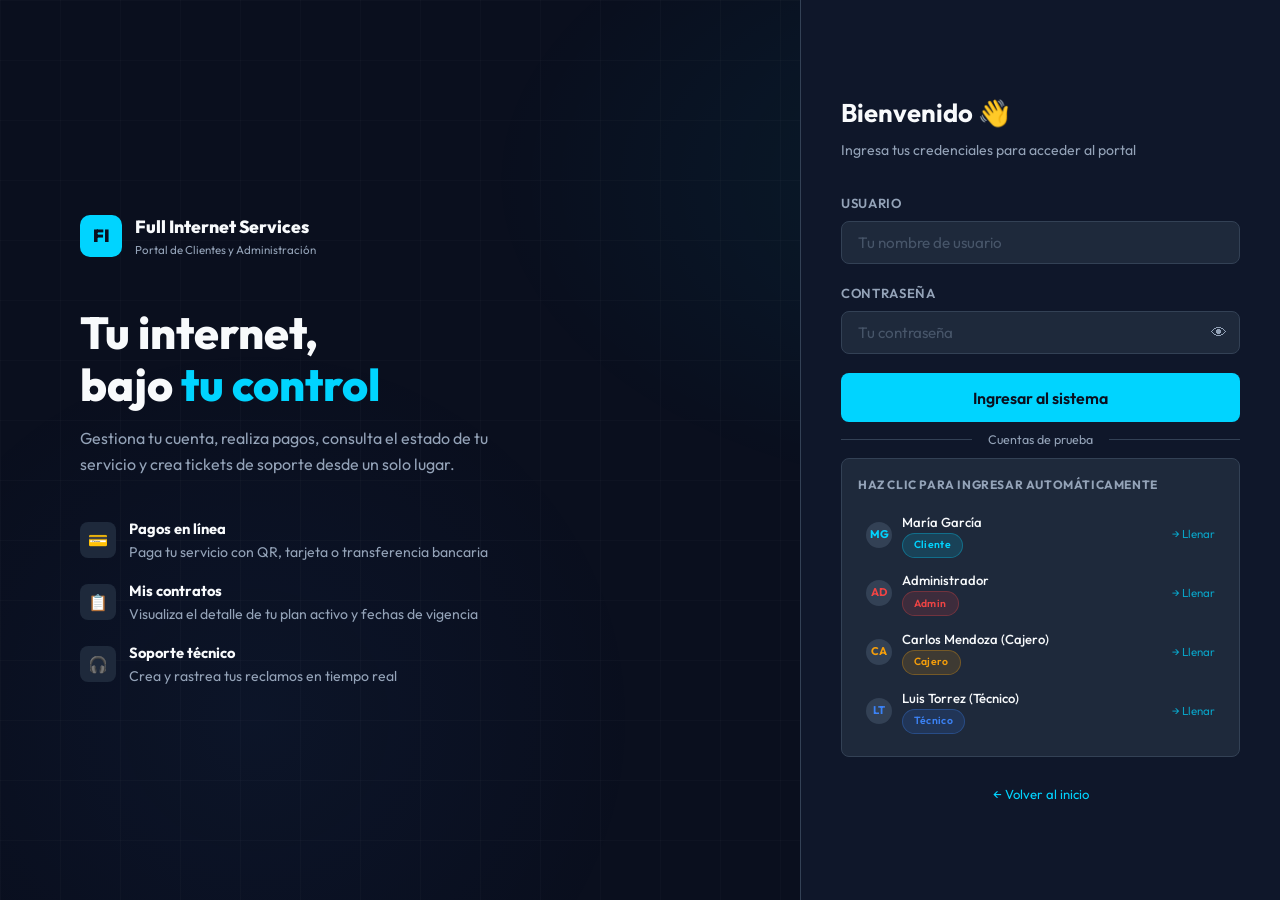
<file: src/FS.Web/fullinternetservices/pages/reportes.html>
<!DOCTYPE html>
<html lang="es">
<head>
  <meta charset="UTF-8">
  <meta name="viewport" content="width=device-width, initial-scale=1.0">
  <title>Reportes — Full Internet Services</title>
  <link rel="stylesheet" href="../css/styles.css">
  <style>
    .report-section { background:var(--navy-2);border:1px solid var(--navy-4);border-radius:var(--radius);padding:1.5rem;margin-bottom:1.5rem; }
    .report-section h3 { color:var(--white);margin-bottom:1rem;display:flex;align-items:center;gap:0.5rem; }
    .bar-chart { display:flex;flex-direction:column;gap:0.7rem; }
    .bar-row { display:flex;align-items:center;gap:0.8rem;font-size:0.83rem; }
    .bar-label { width:140px;color:var(--text-muted);text-align:right;flex-shrink:0; }
    .bar-track { flex:1;height:10px;background:var(--navy-4);border-radius:999px;overflow:hidden; }
    .bar-fill  { height:100%;border-radius:999px;transition:width 0.6s ease; }
    .bar-value { width:60px;color:var(--white);font-weight:600;font-size:0.82rem; }
    .kpi-row { display:grid;grid-template-columns:repeat(3,1fr);gap:0.8rem;margin-bottom:1.2rem; }
    .kpi-box { background:var(--navy-3);border-radius:var(--radius-sm);padding:1rem;text-align:center; }
    .kpi-box__val { font-size:1.6rem;font-weight:800;color:var(--white); }
    .kpi-box__label { font-size:0.75rem;color:var(--text-muted);margin-top:0.2rem; }
  </style>
</head>
<body>
<div class="app-layout">
  <aside class="sidebar" id="sidebar"></aside>
  <div class="main-content">
    <header class="topbar">
      <button class="topbar__hamburger btn" id="hamburger">☰</button>
      <div class="topbar__title">📈 Reportes</div>
    </header>
    <main class="page" id="pageContent">
      <div class="loading-state"><div class="spinner"></div></div>
    </main>
  </div>
</div>

<script src="../js/data.js"></script>
<script src="../js/sidebar.js"></script>
<script>
Auth.requireRole('Administrador');
renderSidebar('reportes');

async function loadReportes() {
  const [mora, reclamos, pagos, clientes, contratos] = await Promise.all([
    API.getMora(),
    API.getAllReclamos(),
    API.getAllPagos(),
    API.getAllClientes(),
    API.getAllContratos(),
  ]);

  const tecnicos = DB.usuarios.filter(u => u.rol === 'Tecnico');
  const totalIngresos = pagos.filter(p=>p.estado==='Pagado').reduce((s,p)=>s+p.monto,0);
  const totalMora     = pagos.filter(p=>p.estado==='Mora').reduce((s,p)=>s+p.monto,0);
  const recResueltos  = reclamos.filter(r=>r.estado==='Resuelto');
  const pctResolucion = reclamos.length ? Math.round(recResueltos.length/reclamos.length*100) : 0;

  // Technician stats
  const tecStats = tecnicos.map(t => {
    const asignados = reclamos.filter(r => r.tecnicoId === t.id);
    const resueltos = asignados.filter(r => r.estado === 'Resuelto');
    const calificaciones = resueltos.filter(r => r.calificacion).map(r => r.calificacion);
    const avgCal = calificaciones.length ? (calificaciones.reduce((s,c)=>s+c,0)/calificaciones.length).toFixed(1) : '—';
    const pct = asignados.length ? Math.round(resueltos.length/asignados.length*100) : 0;
    return { ...t, asignados:asignados.length, resueltos:resueltos.length, pct, avgCal };
  });

  // Plan distribution
  const planDist = {};
  contratos.forEach(c => {
    const planName = DB.planes.find(p=>p.id===c.planId)?.nombre || 'Desconocido';
    planDist[planName] = (planDist[planName] || 0) + 1;
  });
  const maxPlan = Math.max(...Object.values(planDist));

  // Payment methods
  const metodoDist = {};
  pagos.filter(p=>p.metodo).forEach(p => { metodoDist[p.metodo] = (metodoDist[p.metodo]||0)+1; });

  document.getElementById('pageContent').innerHTML = `
    <div class="fade-in">
      <div class="page-header flex items-center justify-between">
        <div><h2>Reportes del Sistema</h2><p>Análisis y estadísticas de Full Internet Services</p></div>
        <div style="font-size:0.82rem;color:var(--text-muted)">📅 ${new Date().toLocaleDateString('es-BO',{year:'numeric',month:'long',day:'numeric'})}</div>
      </div>

      <div class="tabs">
        <button class="tab-btn active" onclick="switchTab('mora',this)">⚠ Mora</button>
        <button class="tab-btn" onclick="switchTab('ventas',this)">💰 Ventas</button>
        <button class="tab-btn" onclick="switchTab('tecnicos',this)">🔧 Técnicos</button>
        <button class="tab-btn" onclick="switchTab('planes',this)">📡 Planes</button>
      </div>

      <!-- MORA TAB -->
      <div class="tab-panel active" id="tab-mora">
        <div class="kpi-row">
          <div class="kpi-box"><div class="kpi-box__val" style="color:var(--red)">${mora.length}</div><div class="kpi-box__label">Clientes en Mora</div></div>
          <div class="kpi-box"><div class="kpi-box__val" style="color:var(--yellow)">${formatCurrency(totalMora)}</div><div class="kpi-box__label">Monto en Mora</div></div>
          <div class="kpi-box"><div class="kpi-box__val">${clientes.length}</div><div class="kpi-box__label">Total Clientes</div></div>
        </div>
        ${mora.length > 0 ? `
        <div class="report-section">
          <h3>⚠️ Clientes en Situación de Mora</h3>
          <div class="alert alert--warning mb-2"><span>📌</span> La mora se aplica automáticamente a partir del día 12 de cada mes sin pago registrado.</div>
          <div class="table-wrap">
            <table class="table">
              <thead><tr><th>Cliente</th><th>Período</th><th>Días</th><th>Monto</th><th>Estado</th></tr></thead>
              <tbody>
                ${mora.map(m => {
                  const dias = m.fecha ? Math.ceil((new Date()-new Date(m.fecha))/86400000) : 30;
                  return `<tr>
                    <td><strong style="color:var(--white)">${m.cliente?.nombre}</strong></td>
                    <td>${m.mes}</td>
                    <td><span class="badge badge--red">${dias}+ días</span></td>
                    <td><strong style="color:var(--red)">${formatCurrency(m.monto)}</strong></td>
                    <td>${estadoBadge(m.estado)}</td>
                  </tr>`;
                }).join('')}
              </tbody>
            </table>
          </div>
        </div>` : `<div class="alert alert--success"><span>✓</span> No hay clientes en mora actualmente.</div>`}
      </div>

      <!-- VENTAS TAB -->
      <div class="tab-panel" id="tab-ventas">
        <div class="kpi-row">
          <div class="kpi-box"><div class="kpi-box__val" style="color:var(--green)">${formatCurrency(totalIngresos)}</div><div class="kpi-box__label">Ingresos Totales</div></div>
          <div class="kpi-box"><div class="kpi-box__val">${contratos.filter(c=>c.estado==='Activo').length}</div><div class="kpi-box__label">Contratos Activos</div></div>
          <div class="kpi-box"><div class="kpi-box__val">${pagos.filter(p=>p.estado==='Pagado').length}</div><div class="kpi-box__label">Pagos Exitosos</div></div>
        </div>
        <div class="report-section">
          <h3>💳 Métodos de Pago Utilizados</h3>
          <div class="bar-chart">
            ${Object.entries(metodoDist).map(([m,c]) => `
            <div class="bar-row">
              <div class="bar-label">${m}</div>
              <div class="bar-track"><div class="bar-fill" style="width:${Math.round(c/Math.max(...Object.values(metodoDist))*100)}%;background:var(--cyan)"></div></div>
              <div class="bar-value">${c} pagos</div>
            </div>`).join('')}
          </div>
        </div>
        <div class="report-section">
          <h3>📋 Todos los Pagos Registrados</h3>
          <div class="table-wrap" style="max-height:300px;overflow-y:auto">
            <table class="table">
              <thead><tr><th>Recibo</th><th>Cliente</th><th>Período</th><th>Método</th><th>Monto</th><th>Estado</th></tr></thead>
              <tbody>
                ${pagos.map(p=>`<tr>
                  <td class="mono" style="font-size:0.78rem;color:var(--cyan)">${p.recibo||'—'}</td>
                  <td style="font-size:0.85rem">${p.cliente?.nombre}</td>
                  <td>${p.mes}</td>
                  <td>${p.metodo?`<span class="badge badge--gray">${p.metodo}</span>`:'—'}</td>
                  <td><strong style="color:var(--white)">${formatCurrency(p.monto)}</strong></td>
                  <td>${estadoBadge(p.estado)}</td>
                </tr>`).join('')}
              </tbody>
            </table>
          </div>
        </div>
      </div>

      <!-- TÉCNICOS TAB -->
      <div class="tab-panel" id="tab-tecnicos">
        <div class="kpi-row">
          <div class="kpi-box"><div class="kpi-box__val">${tecnicos.length}</div><div class="kpi-box__label">Técnicos Activos</div></div>
          <div class="kpi-box"><div class="kpi-box__val" style="color:var(--cyan)">${pctResolucion}%</div><div class="kpi-box__label">Tasa de Resolución</div></div>
          <div class="kpi-box"><div class="kpi-box__val">${recResueltos.length}</div><div class="kpi-box__label">Reclamos Resueltos</div></div>
        </div>
        <div class="report-section">
          <h3>🔧 Desempeño por Técnico</h3>
          ${tecStats.map(t => `
          <div style="background:var(--navy-3);border-radius:var(--radius-sm);padding:1.1rem;margin-bottom:0.8rem">
            <div style="display:flex;align-items:center;justify-content:space-between;flex-wrap:wrap;gap:0.5rem">
              <div>
                <div style="font-weight:700;color:var(--white)">${t.nombre}</div>
                <div style="font-size:0.78rem;color:var(--text-muted)">${t.asignados} reclamos asignados · ${t.resueltos} resueltos</div>
              </div>
              <div style="display:flex;gap:0.8rem;align-items:center">
                <span class="badge ${t.pct>=80?'badge--green':t.pct>=50?'badge--yellow':'badge--red'}">${t.pct}% resolución</span>
                ${t.avgCal !== '—' ? `<span class="badge badge--yellow">⭐ ${t.avgCal}</span>` : ''}
              </div>
            </div>
            <div class="progress-bar mt-2">
              <div class="progress-bar__fill" style="width:${t.pct}%;background:${t.pct>=80?'var(--green)':t.pct>=50?'var(--yellow)':'var(--red)'}"></div>
            </div>
          </div>`).join('')}
        </div>
      </div>

      <!-- PLANES TAB -->
      <div class="tab-panel" id="tab-planes">
        <div class="kpi-row">
          <div class="kpi-box"><div class="kpi-box__val">${DB.planes.length}</div><div class="kpi-box__label">Planes Activos</div></div>
          <div class="kpi-box"><div class="kpi-box__val">${contratos.length}</div><div class="kpi-box__label">Contratos Totales</div></div>
          <div class="kpi-box"><div class="kpi-box__val" style="color:var(--cyan)">${contratos.filter(c=>c.estado==='Activo').length}</div><div class="kpi-box__label">Contratos Vigentes</div></div>
        </div>
        <div class="report-section">
          <h3>📡 Distribución de Planes Contratados</h3>
          <div class="bar-chart">
            ${Object.entries(planDist).map(([n,c]) => `
            <div class="bar-row">
              <div class="bar-label" style="font-size:0.78rem">${n}</div>
              <div class="bar-track"><div class="bar-fill" style="width:${Math.round(c/maxPlan*100)}%;background:var(--cyan)"></div></div>
              <div class="bar-value">${c}</div>
            </div>`).join('')}
          </div>
        </div>
      </div>
    </div>
  `;
}

function switchTab(name, btn) {
  document.querySelectorAll('.tab-btn').forEach(b => b.classList.remove('active'));
  document.querySelectorAll('.tab-panel').forEach(p => p.classList.remove('active'));
  btn.classList.add('active');
  document.getElementById('tab-'+name).classList.add('active');
}

loadReportes();
</script>
</body>
</html>
</file>
<file: src/FS.Web/fullinternetservices/css/styles.css>
/* ═══════════════════════════════════════════════════════
   Full Internet Services — Global Design System
   Aesthetic: Clean Telco — dark navy base, electric cyan accent
   ═══════════════════════════════════════════════════════ */

@import url('https://fonts.googleapis.com/css2?family=Outfit:wght@300;400;500;600;700;800&family=JetBrains+Mono:wght@400;500&display=swap');

/* ─── CSS VARIABLES ─────────────────────────────────── */
:root {
  --navy:       #0a0f1e;
  --navy-2:     #0f172a;
  --navy-3:     #1e293b;
  --navy-4:     #334155;
  --cyan:       #00d4ff;
  --cyan-dim:   #00b4d8;
  --cyan-glow:  rgba(0, 212, 255, 0.15);
  --green:      #10b981;
  --yellow:     #f59e0b;
  --red:        #ef4444;
  --blue:       #3b82f6;
  --white:      #f8fafc;
  --gray-1:     #e2e8f0;
  --gray-2:     #94a3b8;
  --gray-3:     #475569;
  --text:       #e2e8f0;
  --text-muted: #94a3b8;
  --radius:     12px;
  --radius-sm:  8px;
  --shadow:     0 4px 24px rgba(0,0,0,0.4);
  --shadow-lg:  0 8px 48px rgba(0,0,0,0.6);
  --font:       'Outfit', sans-serif;
  --mono:       'JetBrains Mono', monospace;
  --transition: 0.2s ease;
  --sidebar-w:  260px;
}

/* ─── RESET & BASE ──────────────────────────────────── */
*, *::before, *::after { box-sizing: border-box; margin: 0; padding: 0; }
html { scroll-behavior: smooth; }
body {
  font-family: var(--font);
  background: var(--navy);
  color: var(--text);
  line-height: 1.6;
  min-height: 100vh;
  -webkit-font-smoothing: antialiased;
}
a { color: var(--cyan); text-decoration: none; }
a:hover { opacity: 0.8; }
img { max-width: 100%; }
button { font-family: var(--font); cursor: pointer; border: none; }
input, select, textarea { font-family: var(--font); }
ul { list-style: none; }

/* ─── TYPOGRAPHY ────────────────────────────────────── */
h1 { font-size: clamp(1.8rem, 4vw, 2.8rem); font-weight: 800; line-height: 1.15; }
h2 { font-size: clamp(1.4rem, 3vw, 1.9rem); font-weight: 700; }
h3 { font-size: 1.15rem; font-weight: 600; }
h4 { font-size: 0.95rem; font-weight: 600; }
p  { color: var(--text-muted); }
.mono { font-family: var(--mono); }

/* ─── LAYOUT HELPERS ────────────────────────────────── */
.container  { max-width: 1200px; margin: 0 auto; padding: 0 1.5rem; }
.flex       { display: flex; }
.flex-col   { display: flex; flex-direction: column; }
.gap-1      { gap: 0.5rem; }
.gap-2      { gap: 1rem; }
.gap-3      { gap: 1.5rem; }
.gap-4      { gap: 2rem; }
.items-center   { align-items: center; }
.justify-between{ justify-content: space-between; }
.justify-center { justify-content: center; }
.text-center    { text-align: center; }
.grid-2  { display: grid; grid-template-columns: repeat(2, 1fr); gap: 1.5rem; }
.grid-3  { display: grid; grid-template-columns: repeat(3, 1fr); gap: 1.5rem; }
.grid-4  { display: grid; grid-template-columns: repeat(4, 1fr); gap: 1.5rem; }
.mt-1  { margin-top: 0.5rem; }
.mt-2  { margin-top: 1rem; }
.mt-3  { margin-top: 1.5rem; }
.mt-4  { margin-top: 2rem; }
.mb-1  { margin-bottom: 0.5rem; }
.mb-2  { margin-bottom: 1rem; }
.mb-3  { margin-bottom: 1.5rem; }
.w-full { width: 100%; }

/* ─── CARD ──────────────────────────────────────────── */
.card {
  background: var(--navy-2);
  border: 1px solid var(--navy-4);
  border-radius: var(--radius);
  padding: 1.5rem;
  transition: border-color var(--transition), box-shadow var(--transition);
}
.card:hover { border-color: rgba(0,212,255,0.3); }
.card--glow { box-shadow: 0 0 0 1px rgba(0,212,255,0.2), var(--shadow); }
.card--flat { border: 1px solid var(--navy-3); }

/* ─── BUTTONS ───────────────────────────────────────── */
.btn {
  display: inline-flex;
  align-items: center;
  gap: 0.5rem;
  padding: 0.7rem 1.4rem;
  border-radius: var(--radius-sm);
  font-size: 0.9rem;
  font-weight: 600;
  transition: all var(--transition);
  white-space: nowrap;
}
.btn:disabled { opacity: 0.5; cursor: not-allowed; }
.btn--primary {
  background: var(--cyan);
  color: var(--navy);
}
.btn--primary:hover:not(:disabled) {
  background: #33ddff;
  box-shadow: 0 0 20px var(--cyan-glow);
  transform: translateY(-1px);
}
.btn--secondary {
  background: transparent;
  color: var(--cyan);
  border: 1px solid var(--cyan);
}
.btn--secondary:hover:not(:disabled) {
  background: var(--cyan-glow);
}
.btn--danger {
  background: var(--red);
  color: #fff;
}
.btn--danger:hover:not(:disabled) { background: #dc2626; }
.btn--ghost {
  background: var(--navy-3);
  color: var(--text);
  border: 1px solid var(--navy-4);
}
.btn--ghost:hover:not(:disabled) { background: var(--navy-4); }
.btn--sm { padding: 0.4rem 0.9rem; font-size: 0.8rem; }
.btn--lg { padding: 0.9rem 2rem; font-size: 1rem; }
.btn--full { width: 100%; justify-content: center; }

/* ─── FORMS ─────────────────────────────────────────── */
.form-group { display: flex; flex-direction: column; gap: 0.4rem; }
.form-label {
  font-size: 0.82rem;
  font-weight: 600;
  color: var(--text-muted);
  text-transform: uppercase;
  letter-spacing: 0.05em;
}
.form-input,
.form-select,
.form-textarea {
  background: var(--navy-3);
  border: 1px solid var(--navy-4);
  border-radius: var(--radius-sm);
  padding: 0.7rem 1rem;
  color: var(--text);
  font-size: 0.95rem;
  width: 100%;
  transition: border-color var(--transition), box-shadow var(--transition);
  outline: none;
}
.form-input:focus,
.form-select:focus,
.form-textarea:focus {
  border-color: var(--cyan);
  box-shadow: 0 0 0 3px var(--cyan-glow);
}
.form-input::placeholder { color: var(--gray-3); }
.form-textarea { resize: vertical; min-height: 100px; }
.form-select option { background: var(--navy-3); }
.form-grid { display: grid; grid-template-columns: 1fr 1fr; gap: 1rem; }
.form-error { color: var(--red); font-size: 0.8rem; display: none; }
.form-error.visible { display: block; }
.input-invalid { border-color: var(--red) !important; }

/* ─── BADGES ────────────────────────────────────────── */
.badge {
  display: inline-flex;
  align-items: center;
  padding: 0.2rem 0.7rem;
  border-radius: 999px;
  font-size: 0.75rem;
  font-weight: 600;
  letter-spacing: 0.03em;
}
.badge--green  { background: rgba(16,185,129,0.15); color: var(--green); border: 1px solid rgba(16,185,129,0.3); }
.badge--yellow { background: rgba(245,158,11,0.15); color: var(--yellow); border: 1px solid rgba(245,158,11,0.3); }
.badge--red    { background: rgba(239,68,68,0.15);  color: var(--red);    border: 1px solid rgba(239,68,68,0.3); }
.badge--blue   { background: rgba(59,130,246,0.15); color: var(--blue);   border: 1px solid rgba(59,130,246,0.3); }
.badge--gray   { background: rgba(148,163,184,0.15);color: var(--gray-2); border: 1px solid rgba(148,163,184,0.3); }
.badge--cyan   { background: var(--cyan-glow); color: var(--cyan); border: 1px solid rgba(0,212,255,0.3); }

/* ─── TABLE ─────────────────────────────────────────── */
.table-wrap { overflow-x: auto; border-radius: var(--radius); border: 1px solid var(--navy-4); }
.table {
  width: 100%;
  border-collapse: collapse;
  font-size: 0.9rem;
}
.table th {
  background: var(--navy-3);
  color: var(--text-muted);
  font-size: 0.75rem;
  font-weight: 600;
  text-transform: uppercase;
  letter-spacing: 0.05em;
  padding: 0.8rem 1.1rem;
  text-align: left;
  border-bottom: 1px solid var(--navy-4);
}
.table td {
  padding: 0.85rem 1.1rem;
  border-bottom: 1px solid rgba(51,65,85,0.5);
  color: var(--text);
  vertical-align: middle;
}
.table tr:last-child td { border-bottom: none; }
.table tbody tr:hover { background: rgba(255,255,255,0.02); }
.table .actions { display: flex; gap: 0.4rem; }

/* ─── STAT CARDS ────────────────────────────────────── */
.stat-card {
  background: var(--navy-2);
  border: 1px solid var(--navy-4);
  border-radius: var(--radius);
  padding: 1.4rem;
  display: flex;
  flex-direction: column;
  gap: 0.5rem;
}
.stat-card__label { font-size: 0.8rem; color: var(--text-muted); font-weight: 600; text-transform: uppercase; letter-spacing: 0.05em; }
.stat-card__value { font-size: 2rem; font-weight: 800; color: var(--white); line-height: 1; }
.stat-card__icon  { font-size: 1.6rem; }
.stat-card--cyan  { border-color: rgba(0,212,255,0.3); box-shadow: 0 0 20px rgba(0,212,255,0.05); }
.stat-card--green { border-color: rgba(16,185,129,0.3); }
.stat-card--red   { border-color: rgba(239,68,68,0.3); }
.stat-card--yellow{ border-color: rgba(245,158,11,0.3); }

/* ─── SIDEBAR LAYOUT ────────────────────────────────── */
.app-layout { display: flex; min-height: 100vh; }

.sidebar {
  width: var(--sidebar-w);
  background: var(--navy-2);
  border-right: 1px solid var(--navy-4);
  display: flex;
  flex-direction: column;
  position: fixed;
  top: 0; left: 0;
  height: 100vh;
  z-index: 100;
  transition: transform var(--transition);
}
.sidebar__logo {
  padding: 1.5rem;
  border-bottom: 1px solid var(--navy-4);
  display: flex;
  align-items: center;
  gap: 0.75rem;
}
.sidebar__logo-icon {
  width: 36px; height: 36px;
  background: var(--cyan);
  border-radius: 8px;
  display: flex; align-items: center; justify-content: center;
  font-size: 1.1rem;
  color: var(--navy);
  font-weight: 800;
  flex-shrink: 0;
}
.sidebar__logo-text { font-weight: 700; font-size: 0.9rem; color: var(--white); line-height: 1.2; }
.sidebar__logo-sub  { font-size: 0.7rem; color: var(--text-muted); }

.sidebar__nav { flex: 1; overflow-y: auto; padding: 1rem 0; }
.sidebar__section-label {
  padding: 0.4rem 1.5rem;
  font-size: 0.65rem;
  font-weight: 700;
  color: var(--gray-3);
  text-transform: uppercase;
  letter-spacing: 0.1em;
  margin-top: 0.5rem;
}
.sidebar__link {
  display: flex;
  align-items: center;
  gap: 0.75rem;
  padding: 0.7rem 1.5rem;
  color: var(--text-muted);
  font-size: 0.88rem;
  font-weight: 500;
  transition: all var(--transition);
  border-left: 3px solid transparent;
  cursor: pointer;
  text-decoration: none;
}
.sidebar__link:hover { color: var(--white); background: rgba(255,255,255,0.04); border-left-color: var(--navy-4); }
.sidebar__link.active { color: var(--cyan); background: var(--cyan-glow); border-left-color: var(--cyan); }
.sidebar__link .icon { font-size: 1rem; width: 20px; text-align: center; }

.sidebar__user {
  padding: 1rem 1.5rem;
  border-top: 1px solid var(--navy-4);
  display: flex;
  align-items: center;
  gap: 0.75rem;
}
.sidebar__avatar {
  width: 34px; height: 34px;
  background: var(--navy-4);
  border-radius: 50%;
  display: flex; align-items: center; justify-content: center;
  font-size: 0.9rem;
  font-weight: 700;
  color: var(--cyan);
  flex-shrink: 0;
}
.sidebar__user-name  { font-size: 0.82rem; font-weight: 600; color: var(--white); }
.sidebar__user-role  { font-size: 0.7rem; color: var(--text-muted); }
.sidebar__logout {
  margin-left: auto;
  background: none;
  color: var(--text-muted);
  font-size: 1rem;
  padding: 0.3rem;
  border-radius: 4px;
  transition: color var(--transition);
}
.sidebar__logout:hover { color: var(--red); }

.main-content {
  margin-left: var(--sidebar-w);
  flex: 1;
  display: flex;
  flex-direction: column;
  min-height: 100vh;
}

/* ─── TOP BAR ───────────────────────────────────────── */
.topbar {
  background: var(--navy-2);
  border-bottom: 1px solid var(--navy-4);
  padding: 0.9rem 2rem;
  display: flex;
  align-items: center;
  justify-content: space-between;
  position: sticky;
  top: 0;
  z-index: 90;
}
.topbar__title { font-size: 1.05rem; font-weight: 700; color: var(--white); }
.topbar__meta  { font-size: 0.8rem; color: var(--text-muted); }
.topbar__hamburger {
  display: none;
  background: none;
  color: var(--text);
  font-size: 1.3rem;
}

/* ─── PAGE CONTENT ──────────────────────────────────── */
.page { padding: 2rem; flex: 1; }
.page-header { margin-bottom: 2rem; }
.page-header h2 { color: var(--white); }
.page-header p  { margin-top: 0.3rem; font-size: 0.9rem; }

/* ─── PLAN CARDS ────────────────────────────────────── */
.plan-card {
  background: var(--navy-2);
  border: 1px solid var(--navy-4);
  border-radius: var(--radius);
  padding: 1.8rem;
  display: flex;
  flex-direction: column;
  gap: 0.8rem;
  transition: all var(--transition);
  cursor: pointer;
}
.plan-card:hover { border-color: var(--cyan); transform: translateY(-3px); box-shadow: 0 12px 32px rgba(0,212,255,0.1); }
.plan-card--featured { border-color: var(--cyan); background: linear-gradient(135deg, rgba(0,212,255,0.05), var(--navy-2)); }
.plan-card__icon { font-size: 2rem; }
.plan-card__name { font-size: 1.05rem; font-weight: 700; color: var(--white); }
.plan-card__speed{ font-size: 1.8rem; font-weight: 800; color: var(--cyan); line-height: 1; }
.plan-card__price{ font-size: 1rem; font-weight: 700; color: var(--white); }
.plan-card__price span { font-size: 0.8rem; color: var(--text-muted); font-weight: 400; }
.plan-card__desc { font-size: 0.85rem; color: var(--text-muted); }
.plan-card__tag { margin-top: auto; }

/* ─── ALERT / MORA BANNER ───────────────────────────── */
.alert {
  padding: 1rem 1.2rem;
  border-radius: var(--radius-sm);
  display: flex;
  align-items: center;
  gap: 0.75rem;
  font-size: 0.9rem;
  font-weight: 500;
  margin-bottom: 1.5rem;
}
.alert--error   { background: rgba(239,68,68,0.1);  border: 1px solid rgba(239,68,68,0.3);  color: #fca5a5; }
.alert--warning { background: rgba(245,158,11,0.1); border: 1px solid rgba(245,158,11,0.3); color: #fcd34d; }
.alert--success { background: rgba(16,185,129,0.1); border: 1px solid rgba(16,185,129,0.3); color: #6ee7b7; }
.alert--info    { background: rgba(59,130,246,0.1); border: 1px solid rgba(59,130,246,0.3); color: #93c5fd; }

/* ─── MODAL ─────────────────────────────────────────── */
.modal-overlay {
  display: none;
  position: fixed;
  inset: 0;
  background: rgba(0,0,0,0.7);
  backdrop-filter: blur(4px);
  z-index: 200;
  align-items: center;
  justify-content: center;
  padding: 1rem;
}
.modal-overlay.open { display: flex; }
.modal {
  background: var(--navy-2);
  border: 1px solid var(--navy-4);
  border-radius: var(--radius);
  padding: 2rem;
  width: 100%;
  max-width: 520px;
  max-height: 90vh;
  overflow-y: auto;
  animation: slideUp 0.2s ease;
}
.modal__header { display: flex; align-items: center; justify-content: space-between; margin-bottom: 1.5rem; }
.modal__title  { font-size: 1.15rem; font-weight: 700; color: var(--white); }
.modal__close  { background: none; color: var(--text-muted); font-size: 1.3rem; transition: color var(--transition); }
.modal__close:hover { color: var(--red); }

/* ─── EMPTY STATE ───────────────────────────────────── */
.empty-state {
  text-align: center;
  padding: 3rem 1rem;
  color: var(--text-muted);
}
.empty-state__icon { font-size: 3rem; margin-bottom: 1rem; opacity: 0.5; }
.empty-state h3 { color: var(--gray-2); margin-bottom: 0.5rem; }

/* ─── TOAST ─────────────────────────────────────────── */
.toast {
  position: fixed;
  bottom: 1.5rem;
  right: 1.5rem;
  background: var(--navy-3);
  border: 1px solid var(--navy-4);
  border-radius: var(--radius-sm);
  padding: 0.8rem 1.2rem;
  display: flex;
  align-items: center;
  gap: 0.6rem;
  font-size: 0.88rem;
  font-weight: 500;
  box-shadow: var(--shadow-lg);
  transform: translateY(100px);
  opacity: 0;
  transition: all 0.3s ease;
  z-index: 999;
  max-width: 320px;
}
.toast--visible { transform: translateY(0); opacity: 1; }
.toast--success { border-color: rgba(16,185,129,0.4); .toast__icon { color: var(--green); } }
.toast--error   { border-color: rgba(239,68,68,0.4);  .toast__icon { color: var(--red);  } }
.toast--info    { border-color: rgba(59,130,246,0.4); .toast__icon { color: var(--blue); } }
.toast__icon { font-size: 1rem; }

/* ─── SPINNER ───────────────────────────────────────── */
.spinner {
  width: 16px; height: 16px;
  border: 2px solid rgba(255,255,255,0.2);
  border-top-color: currentColor;
  border-radius: 50%;
  display: inline-block;
  animation: spin 0.6s linear infinite;
}
.loading-state { text-align: center; padding: 3rem; color: var(--text-muted); }
.loading-state .spinner { width: 32px; height: 32px; border-width: 3px; margin-bottom: 1rem; }

/* ─── STAR RATING ───────────────────────────────────── */
.stars { display: flex; gap: 0.15rem; }
.star  { font-size: 1.2rem; cursor: pointer; color: var(--navy-4); transition: color var(--transition); }
.star.active, .star:hover { color: var(--yellow); }
.star-display { display: flex; gap: 0.1rem; font-size: 0.9rem; }

/* ─── TABS ──────────────────────────────────────────── */
.tabs { display: flex; gap: 0; border-bottom: 1px solid var(--navy-4); margin-bottom: 1.5rem; }
.tab-btn {
  padding: 0.7rem 1.2rem;
  background: none;
  color: var(--text-muted);
  font-size: 0.88rem;
  font-weight: 600;
  border-bottom: 2px solid transparent;
  transition: all var(--transition);
  border-radius: 0;
}
.tab-btn:hover { color: var(--white); }
.tab-btn.active { color: var(--cyan); border-bottom-color: var(--cyan); }
.tab-panel { display: none; }
.tab-panel.active { display: block; }

/* ─── SEARCH BAR ────────────────────────────────────── */
.search-bar {
  position: relative;
  display: flex;
  align-items: center;
}
.search-bar input { padding-left: 2.4rem; }
.search-bar__icon { position: absolute; left: 0.8rem; color: var(--text-muted); font-size: 0.9rem; pointer-events: none; }

/* ─── PAGE SECTION ──────────────────────────────────── */
.section { margin-bottom: 2.5rem; }
.section-header { display: flex; align-items: center; justify-content: space-between; margin-bottom: 1rem; }
.section-title { font-size: 1rem; font-weight: 700; color: var(--white); }

/* ─── ANIMATIONS ────────────────────────────────────── */
@keyframes spin { to { transform: rotate(360deg); } }
@keyframes slideUp { from { transform: translateY(20px); opacity: 0; } to { transform: translateY(0); opacity: 1; } }
@keyframes fadeIn { from { opacity: 0; } to { opacity: 1; } }
.fade-in { animation: fadeIn 0.3s ease; }

/* ─── MORA BANNER ───────────────────────────────────── */
.mora-banner {
  background: linear-gradient(90deg, rgba(239,68,68,0.15), rgba(239,68,68,0.05));
  border: 1px solid rgba(239,68,68,0.4);
  border-radius: var(--radius);
  padding: 1rem 1.5rem;
  display: flex;
  align-items: center;
  gap: 1rem;
  margin-bottom: 1.5rem;
}
.mora-banner__icon { font-size: 1.6rem; }
.mora-banner__title { font-weight: 700; color: #fca5a5; font-size: 0.95rem; }
.mora-banner__desc  { font-size: 0.82rem; color: rgba(252,165,165,0.7); margin-top: 0.1rem; }

/* ─── STEP INDICATOR ────────────────────────────────── */
.steps { display: flex; gap: 0; margin-bottom: 2rem; }
.step  { display: flex; align-items: center; gap: 0.5rem; flex: 1; }
.step__num {
  width: 28px; height: 28px;
  border-radius: 50%;
  background: var(--navy-3);
  border: 2px solid var(--navy-4);
  display: flex; align-items: center; justify-content: center;
  font-size: 0.75rem;
  font-weight: 700;
  color: var(--text-muted);
  flex-shrink: 0;
}
.step__label { font-size: 0.78rem; color: var(--text-muted); font-weight: 500; }
.step.active .step__num { background: var(--cyan); border-color: var(--cyan); color: var(--navy); }
.step.active .step__label { color: var(--cyan); }
.step.done .step__num { background: var(--green); border-color: var(--green); color: #fff; }
.step__line { flex: 1; height: 1px; background: var(--navy-4); margin: 0 0.5rem; }

/* ─── RESPONSIVE ────────────────────────────────────── */
@media (max-width: 900px) {
  .sidebar {
    transform: translateX(-100%);
  }
  .sidebar.open {
    transform: translateX(0);
  }
  .main-content {
    margin-left: 0;
  }
  .topbar__hamburger {
    display: flex;
  }
  .grid-2, .grid-3, .grid-4 { grid-template-columns: 1fr; }
  .form-grid { grid-template-columns: 1fr; }
  .page { padding: 1rem; }
}

@media (max-width: 600px) {
  .modal { padding: 1.2rem; }
  .topbar { padding: 0.8rem 1rem; }
}

/* ─── SCROLLBAR ─────────────────────────────────────── */
::-webkit-scrollbar { width: 6px; height: 6px; }
::-webkit-scrollbar-track { background: var(--navy-2); }
::-webkit-scrollbar-thumb { background: var(--navy-4); border-radius: 3px; }
::-webkit-scrollbar-thumb:hover { background: var(--gray-3); }

/* ─── PROGRESS BAR ──────────────────────────────────── */
.progress-bar { height: 6px; background: var(--navy-4); border-radius: 999px; overflow: hidden; }
.progress-bar__fill { height: 100%; background: var(--cyan); border-radius: 999px; transition: width 0.5s ease; }

/* ─── TIMELINE ──────────────────────────────────────── */
.timeline { display: flex; flex-direction: column; gap: 0; }
.timeline-item { display: flex; gap: 1rem; padding-bottom: 1.2rem; position: relative; }
.timeline-item::before { content: ''; position: absolute; left: 15px; top: 28px; bottom: 0; width: 1px; background: var(--navy-4); }
.timeline-item:last-child::before { display: none; }
.timeline-dot { width: 30px; height: 30px; border-radius: 50%; background: var(--navy-3); border: 2px solid var(--navy-4); display: flex; align-items: center; justify-content: center; font-size: 0.75rem; flex-shrink: 0; }
.timeline-dot--active { background: var(--cyan-glow); border-color: var(--cyan); color: var(--cyan); }
.timeline-dot--done   { background: rgba(16,185,129,0.1); border-color: var(--green); color: var(--green); }
.timeline-content { flex: 1; }
.timeline-title  { font-size: 0.88rem; font-weight: 600; color: var(--white); }
.timeline-date   { font-size: 0.75rem; color: var(--text-muted); }
</file>
